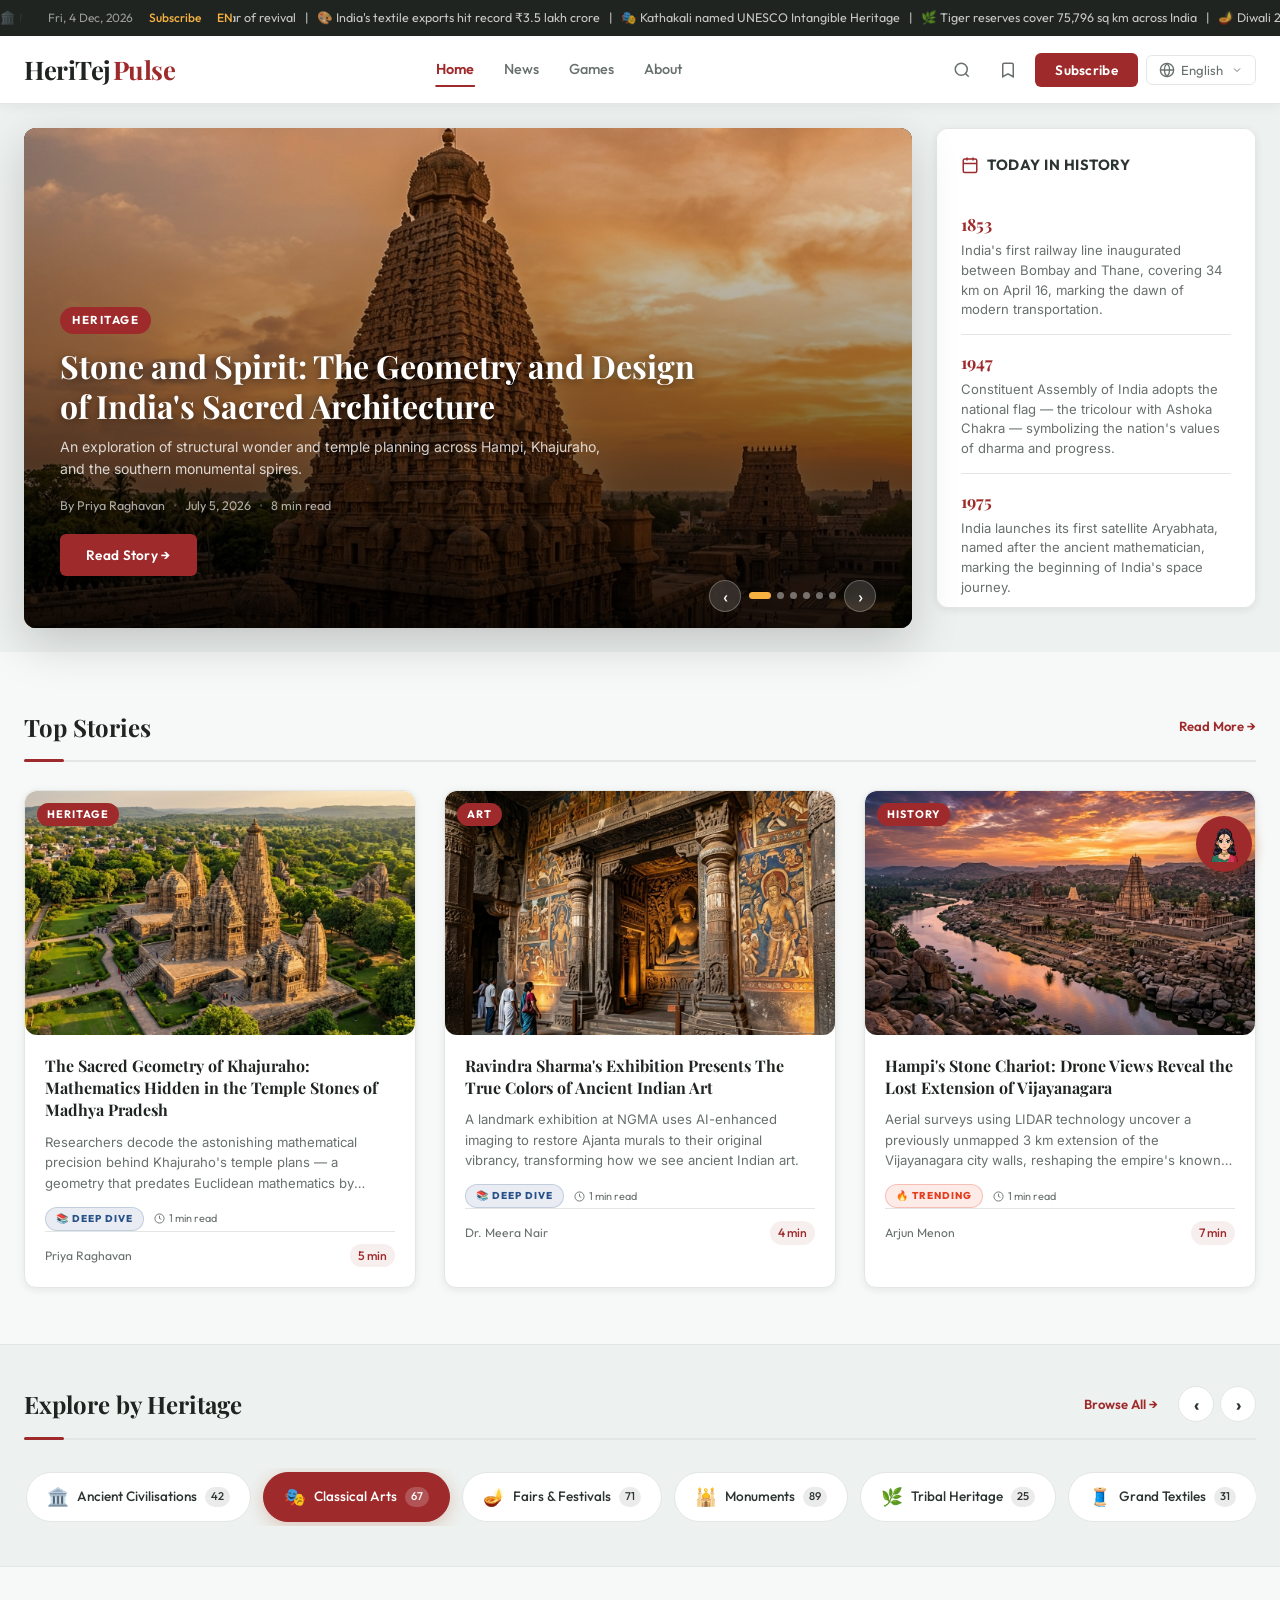
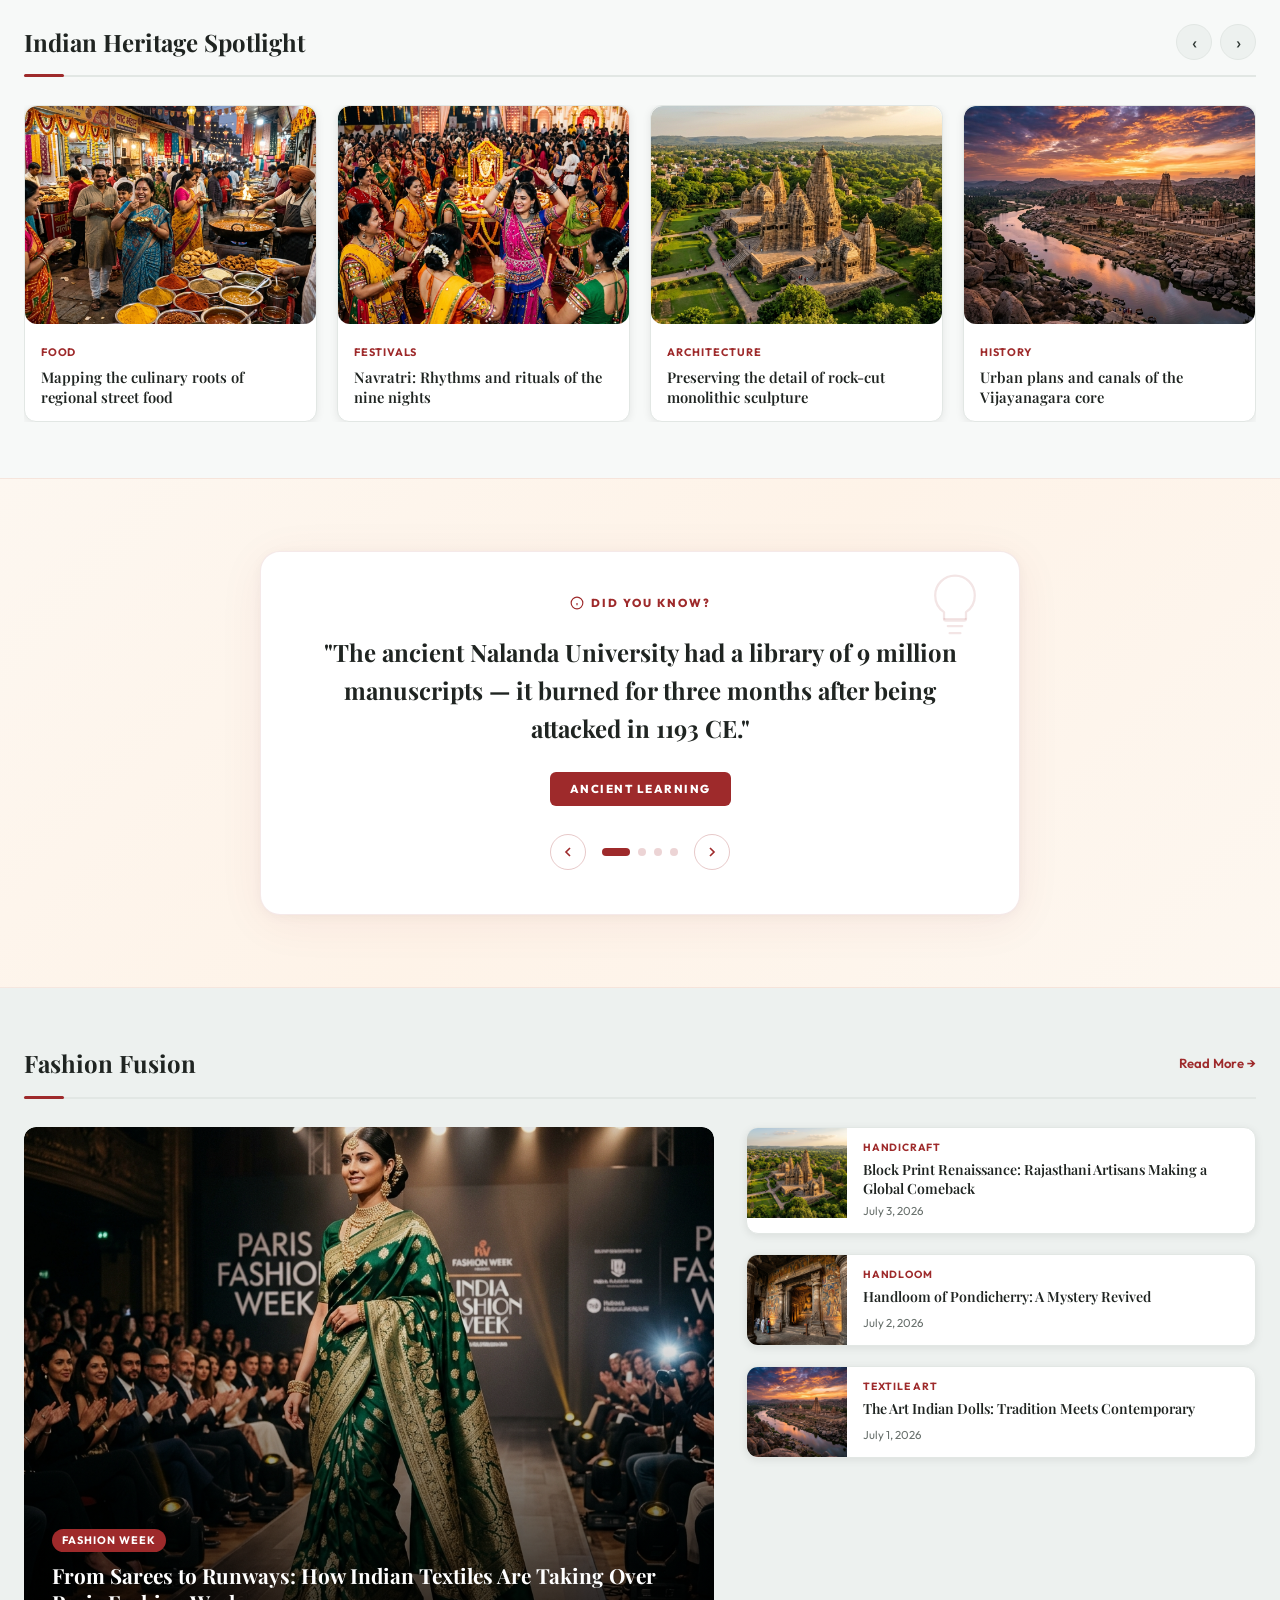
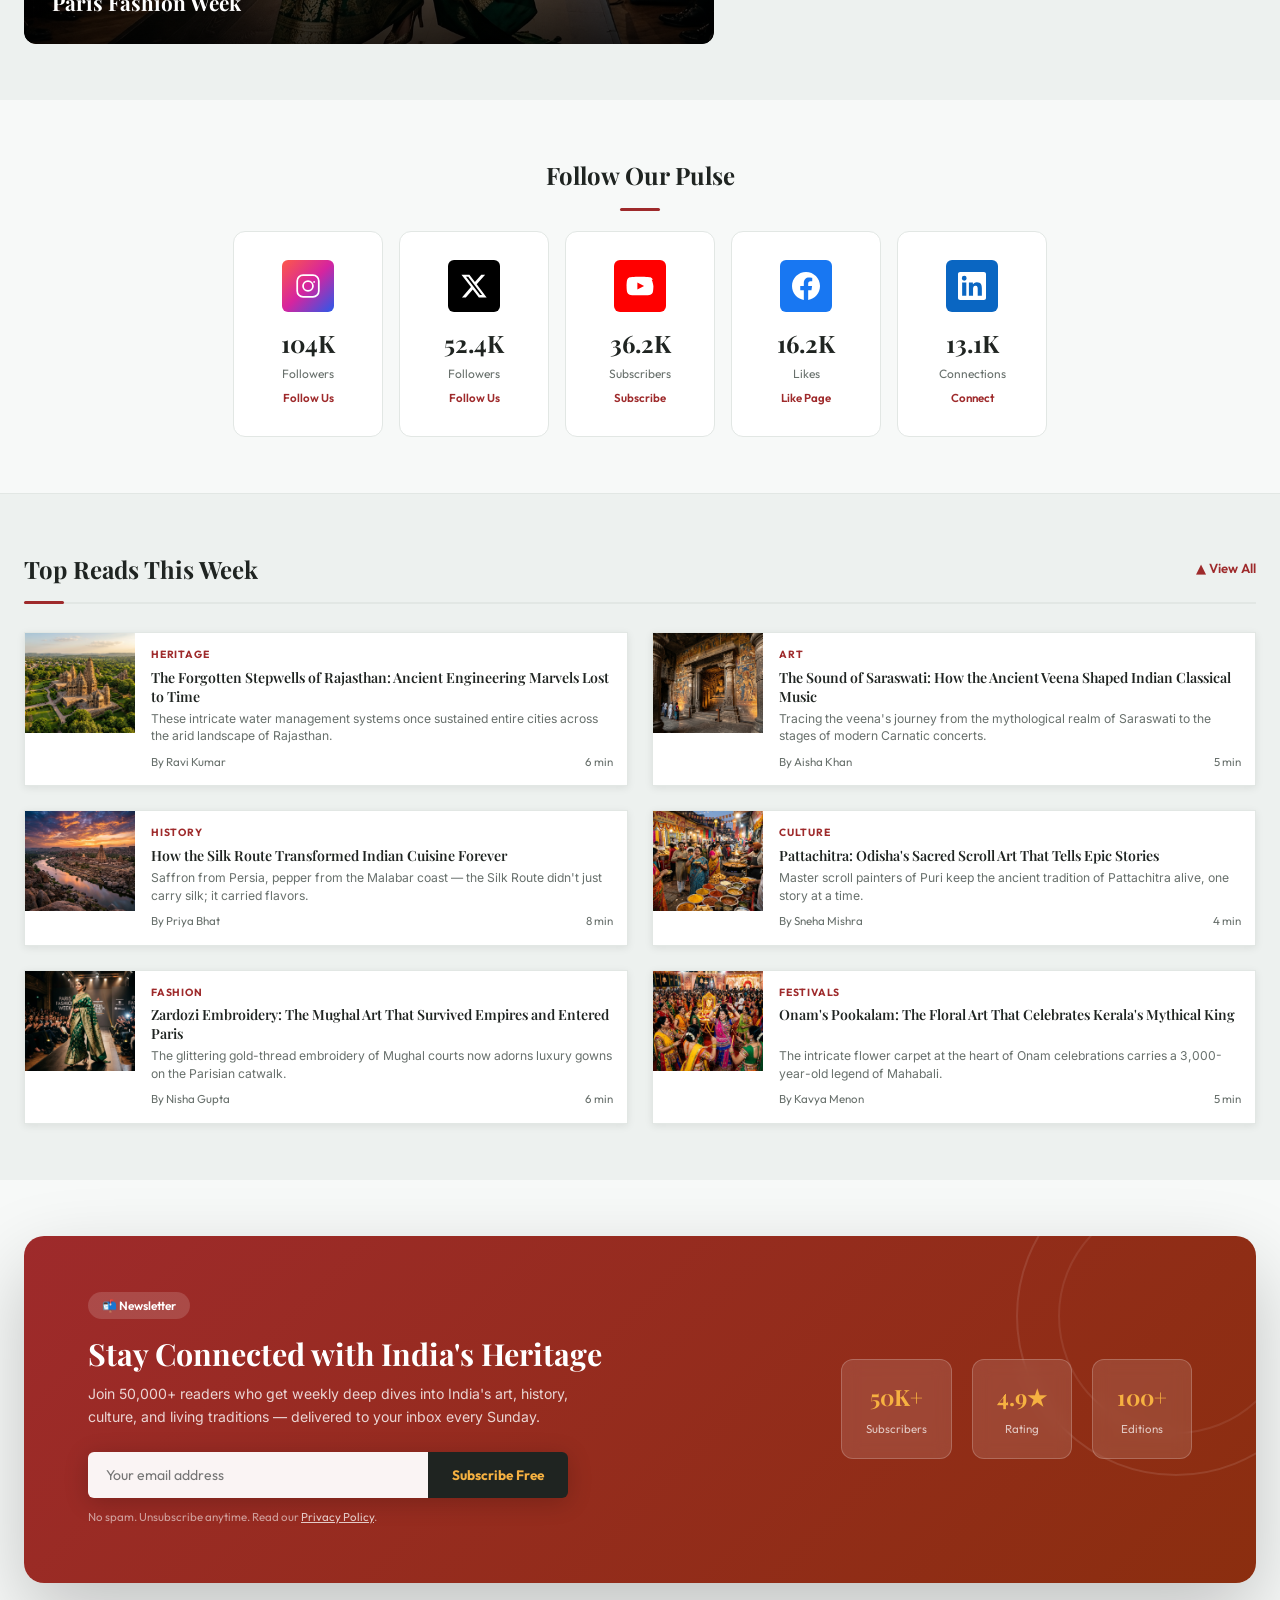
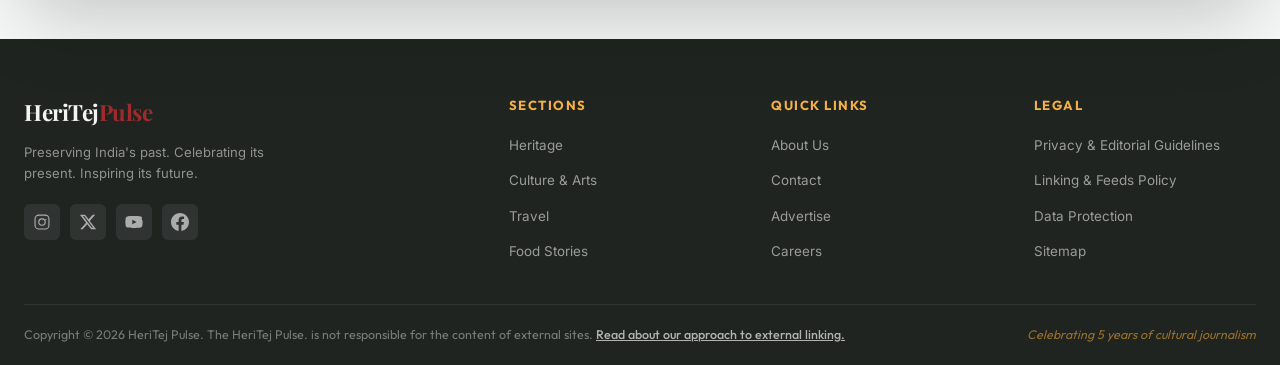
<file: index.html>
<!DOCTYPE html>
<html lang="en">
<head>
  <meta charset="UTF-8" />
  <meta name="viewport" content="width=device-width, initial-scale=1.0" />
  <!-- Dynamic Preloader -->
  <script src="preloader.js"></script>
  <meta name="description" content="HeriTej Pulse — India's premier heritage and culture news platform. Explore stories on art, history, fashion, festivals, and more." />
  <title>HeriTej Pulse | India's Heritage News Hub</title>
  <link rel="preconnect" href="https://fonts.googleapis.com" />
  <link rel="preconnect" href="https://fonts.gstatic.com" crossorigin />
  <link href="https://fonts.googleapis.com/css2?family=Playfair+Display:ital,wght@0,400;0,600;0,700;1,400&family=Inter:wght@300;400;500;600&family=Outfit:wght@300;400;500;600;700&display=swap" rel="stylesheet" />
  <link rel="stylesheet" href="style.css" />
  <!-- Chatbot CSS -->
  <link rel="stylesheet" href="chatbot.css" />
  <!-- AI Features CSS -->
  <link rel="stylesheet" href="ai-all-features.css" />
  <!-- Google Translate File Origin / CORS relative-protocol Fix -->
  <script type="text/javascript">
    (function() {
      const origCE = document.createElement;
      document.createElement = function(tag, options) {
        const el = origCE.call(document, tag, options);
        const t = tag.toLowerCase();
        if (t === 'script' || t === 'iframe') {
          const desc = Object.getOwnPropertyDescriptor(HTMLScriptElement.prototype, 'src') || 
                       Object.getOwnPropertyDescriptor(HTMLIFrameElement.prototype, 'src') ||
                       Object.getOwnPropertyDescriptor(Element.prototype, 'src');
          Object.defineProperty(el, 'src', {
            set: function(v) {
              if (typeof v === 'string') {
                if (v.startsWith('//')) v = 'https:' + v;
                else if (v.startsWith('file://translate.')) v = v.replace('file://', 'https://');
              }
              if (desc && desc.set) desc.set.call(this, v);
              else this.setAttribute('src', v);
            },
            get: function() {
              return desc && desc.get ? desc.get.call(this) : this.getAttribute('src');
            },
            configurable: true
          });
        } else if (t === 'link') {
          const desc = Object.getOwnPropertyDescriptor(HTMLLinkElement.prototype, 'href') ||
                       Object.getOwnPropertyDescriptor(Element.prototype, 'href');
          Object.defineProperty(el, 'href', {
            set: function(v) {
              if (typeof v === 'string') {
                if (v.startsWith('//')) v = 'https:' + v;
                else if (v.startsWith('file://translate.')) v = v.replace('file://', 'https://');
              }
              if (desc && desc.set) desc.set.call(this, v);
              else this.setAttribute('href', v);
            },
            get: function() {
              return desc && desc.get ? desc.get.call(this) : this.getAttribute('href');
            },
            configurable: true
          });
        }
        return el;
      };
    })();
  </script>
</head>
<body>

  <!-- ══════════════════════════ TOP BAR ══════════════════════════ -->
  <div class="topbar" id="topbar">
    <div class="topbar-inner">
      <span class="topbar-ticker" id="topbar-ticker">
        🏛️ Nalanda University celebrates 15th year of revival &nbsp;&nbsp;|&nbsp;&nbsp;
        🎨 India's textile exports hit record ₹3.5 lakh crore &nbsp;&nbsp;|&nbsp;&nbsp;
        🎭 Kathakali named UNESCO Intangible Heritage &nbsp;&nbsp;|&nbsp;&nbsp;
        🌿 Tiger reserves cover 75,796 sq km across India &nbsp;&nbsp;|&nbsp;&nbsp;
        🪔 Diwali 2026 declared national cultural festival
      </span>
      <div class="topbar-right">
        <span class="topbar-date" id="topbar-date"></span>
        <a href="#" class="topbar-link">Subscribe</a>
        <a href="#" class="topbar-link">EN</a>
      </div>
    </div>
  </div>

  <!-- ══════════════════════════ NAVBAR ══════════════════════════ -->
  <header class="navbar" id="navbar">
    <div class="navbar-inner">
      <div class="nav-logo">
        <a href="index.html" id="logo-link">
          <span class="logo-heri">HeriTej</span><span class="logo-pulse">Pulse</span>
        </a>
      </div>
      <nav class="nav-links" id="nav-links">
        <a href="index.html" class="nav-item active" id="nav-home">Home</a>
        <a href="news.html"  class="nav-item" id="nav-news">News</a>
        <a href="games.html" class="nav-item" id="nav-games">Games</a>
        <a href="about.html" class="nav-item" id="nav-about">About</a>
      </nav>
      <div class="nav-actions">
        <button class="nav-icon-btn" id="search-btn" aria-label="Search">
          <svg width="18" height="18" fill="none" stroke="currentColor" stroke-width="2" viewBox="0 0 24 24"><circle cx="11" cy="11" r="8"/><path d="m21 21-4.35-4.35"/></svg>
        </button>
        <button class="nav-icon-btn" id="bookmark-btn" aria-label="Bookmarks">
          <svg width="18" height="18" fill="none" stroke="currentColor" stroke-width="2" viewBox="0 0 24 24"><path d="m19 21-7-4-7 4V5a2 2 0 0 1 2-2h10a2 2 0 0 1 2 2z"/></svg>
        </button>
        <button class="btn-subscribe" id="cta-subscribe">Subscribe</button>
        <div class="lang-selector-container">
          <button class="lang-selector" id="lang-selector-btn" aria-haspopup="listbox" aria-expanded="false">
            <svg class="lang-globe-icon" width="16" height="16" fill="none" stroke="currentColor" stroke-width="2" viewBox="0 0 24 24">
              <circle cx="12" cy="12" r="10"/>
              <path d="M12 2a14.5 14.5 0 0 0 0 20M12 2a14.5 14.5 0 0 1 0 20M2 12h20"/>
            </svg>
            <span class="lang-current">English</span>
            <svg class="lang-chevron-icon" width="12" height="12" fill="none" stroke="currentColor" stroke-width="2" viewBox="0 0 24 24">
              <path d="m6 9 6 6 6-6"/>
            </svg>
          </button>
          <ul class="lang-dropdown" id="lang-dropdown-list" role="listbox">
            <li class="lang-option active" data-lang="en" role="option" aria-selected="true">English</li>
            <li class="lang-option" data-lang="hi" role="option" aria-selected="false">Hindi</li>
            <li class="lang-option" data-lang="sa" role="option" aria-selected="false">Sanskrit</li>
            <li class="lang-option" data-lang="ta" role="option" aria-selected="false">Tamil</li>
            <li class="lang-option" data-lang="te" role="option" aria-selected="false">Telugu</li>
            <li class="lang-option" data-lang="mr" role="option" aria-selected="false">Marathi</li>
            <li class="lang-option" data-lang="bn" role="option" aria-selected="false">Bengali</li>
            <li class="lang-option" data-lang="as" role="option" aria-selected="false">Assamese</li>
            <li class="lang-option" data-lang="es" role="option" aria-selected="false">Spanish</li>
            <li class="lang-option" data-lang="fr" role="option" aria-selected="false">French</li>
          </ul>
        </div>
        <button class="hamburger" id="hamburger" aria-label="Menu">
          <span></span><span></span><span></span>
        </button>
      </div>
    </div>
    <!-- Search Bar -->
    <div class="search-overlay" id="search-overlay">
      <input type="text" id="search-input" placeholder="Search heritage stories, culture, places…" autocomplete="off" />
      <button id="search-close">✕</button>
    </div>
  </header>

  <!-- ══════════════════════════ HERO SECTION ══════════════════════════ -->
  <section class="hero-section" id="hero">
    <div class="hero-grid">
      <!-- Main Slider -->
      <div class="hero-slider" id="hero-slider">
        <div class="slide active" id="slide-1" data-article-id="2">
          <img src="images/hero_banner.png" alt="Ancient Indian Heritage Architecture at Sunset" />
          <div class="slide-overlay"></div>
          <div class="slide-content">
            <span class="slide-tag">Heritage</span>
            <h1 class="slide-title">Stone and Spirit: The Geometry and Design of India's Sacred Architecture</h1>
            <p class="slide-desc">An exploration of structural wonder and temple planning across Hampi, Khajuraho, and the southern monumental spires.</p>
            <div class="slide-meta">
              <span class="slide-author">By Priya Raghavan</span>
              <span class="slide-dot">•</span>
              <span class="slide-time">July 5, 2026</span>
              <span class="slide-dot">•</span>
              <span class="slide-read">8 min read</span>
            </div>
            <button class="btn-read-story" id="hero-read-btn">Read Story →</button>
          </div>
        </div>
        <div class="slide" id="slide-2" data-article-id="14">
          <img src="images/news.avif" alt="Manish Malhotra Indian Couture on Paris Runway" />
          <div class="slide-overlay"></div>
          <div class="slide-content">
            <span class="slide-tag">Fashion</span>
            <h1 class="slide-title">Indian Heritage Walks the Paris Haute Couture Runway</h1>
            <p class="slide-desc">Indian couturier Manish Malhotra is set to make his debut at Paris Haute Couture Week 2026, becoming only the fourth Indian designer invited to the world's most prestigious haute couture platform.</p>
            <div class="slide-meta">
              <span class="slide-author">By Sneha Mishra</span>
              <span class="slide-dot">•</span>
              <span class="slide-time">July 4, 2026</span>
              <span class="slide-dot">•</span>
              <span class="slide-read">4 min read</span>
            </div>
            <button class="btn-read-story" id="hero-read-btn-2">Read Story →</button>
          </div>
        </div>
        <div class="slide" id="slide-3" data-article-id="4">
          <img src="images/story3.png" alt="Hampi Ruins at Sunset" />
          <div class="slide-overlay"></div>
          <div class="slide-content">
            <span class="slide-tag">History</span>
            <h1 class="slide-title">The Footprints of Vijayanagara: Mapping Medieval Ruins</h1>
            <p class="slide-desc">LIDAR mapping and structural studies reveal defensive engineering, water layouts, and urban design across Hampi's Deccan landscape.</p>
            <div class="slide-meta">
              <span class="slide-author">By Arjun Menon</span>
              <span class="slide-dot">•</span>
              <span class="slide-time">July 3, 2026</span>
              <span class="slide-dot">•</span>
              <span class="slide-read">10 min read</span>
            </div>
            <button class="btn-read-story" id="hero-read-btn-3">Read Story →</button>
          </div>
        </div>
        <div class="slide" id="slide-4" data-article-id="1">
          <img src="images/news_tajmahal.png" alt="Secrets Beneath the Taj Mahal" />
          <div class="slide-overlay"></div>
          <div class="slide-content">
            <span class="slide-tag">Archaeology</span>
            <h1 class="slide-title">Secrets Beneath the Taj Mahal: New Archaeological Discoveries</h1>
            <p class="slide-desc">Ground-penetrating radar surveys have located sealed chambers and underground structures beneath the iconic Mughal monument.</p>
            <div class="slide-meta">
              <span class="slide-author">By Priya Raghavan</span>
              <span class="slide-dot">•</span>
              <span class="slide-time">July 5, 2026</span>
              <span class="slide-dot">•</span>
              <span class="slide-read">6 min read</span>
            </div>
            <button class="btn-read-story" id="hero-read-btn-4">Read Story →</button>
          </div>
        </div>
        <div class="slide" id="slide-5" data-article-id="5">
          <img src="images/news_stepwell.png" alt="Stepwells of Rajasthan" />
          <div class="slide-overlay"></div>
          <div class="slide-content">
            <span class="slide-tag">Architecture</span>
            <h1 class="slide-title">Stepwells of Rajasthan: India's Vanishing Water Architecture</h1>
            <p class="slide-desc">These intricate, multi-storied water management systems once sustained entire desert cities — now conservationists race to save them.</p>
            <div class="slide-meta">
              <span class="slide-author">By Arjun Menon</span>
              <span class="slide-dot">•</span>
              <span class="slide-time">July 4, 2026</span>
              <span class="slide-dot">•</span>
              <span class="slide-read">8 min read</span>
            </div>
            <button class="btn-read-story" id="hero-read-btn-5">Read Story →</button>
          </div>
        </div>
        <div class="slide" id="slide-6" data-article-id="12">
          <img src="images/news_ghat.png" alt="Sacred Ghats of Varanasi" />
          <div class="slide-overlay"></div>
          <div class="slide-content">
            <span class="slide-tag">Culture</span>
            <h1 class="slide-title">Sacred Ghats: Morning Rituals That Bind Generations</h1>
            <p class="slide-desc">At Varanasi's riverbank, a daily ritual practiced for over 3,000 years connects India's oldest living spiritual tradition to its youngest generation of devotees.</p>
            <div class="slide-meta">
              <span class="slide-author">By Priya Raghavan</span>
              <span class="slide-dot">•</span>
              <span class="slide-time">July 2, 2026</span>
              <span class="slide-dot">•</span>
              <span class="slide-read">5 min read</span>
            </div>
            <button class="btn-read-story" id="hero-read-btn-6">Read Story →</button>
          </div>
        </div>
        <!-- Slider Controls -->
        <div class="slider-controls">
          <button class="slider-btn prev" id="slider-prev" aria-label="Previous slide">‹</button>
          <div class="slider-dots" id="slider-dots">
            <!-- Generated dynamically -->
          </div>
          <button class="slider-btn next" id="slider-next" aria-label="Next slide">›</button>
        </div>
      </div>

      <!-- Today in History Sidebar -->
      <aside class="today-history" id="today-history">
        <div class="tih-header">
          <svg width="18" height="18" fill="none" stroke="currentColor" stroke-width="2" viewBox="0 0 24 24"><rect x="3" y="4" width="18" height="18" rx="2" ry="2"/><line x1="16" y1="2" x2="16" y2="6"/><line x1="8" y1="2" x2="8" y2="6"/><line x1="3" y1="10" x2="21" y2="10"/></svg>
          <h2>Today in History</h2>
        </div>
        <div class="tih-list">
          <div class="tih-item" id="tih-1">
            <span class="tih-year">1853</span>
            <p>India's first railway line inaugurated between Bombay and Thane, covering 34 km on April 16, marking the dawn of modern transportation.</p>
          </div>
          <div class="tih-item" id="tih-2">
            <span class="tih-year">1947</span>
            <p>Constituent Assembly of India adopts the national flag — the tricolour with Ashoka Chakra — symbolizing the nation's values of dharma and progress.</p>
          </div>
          <div class="tih-item" id="tih-3">
            <span class="tih-year">1975</span>
            <p>India launches its first satellite Aryabhata, named after the ancient mathematician, marking the beginning of India's space journey.</p>
          </div>
          <div class="tih-item" id="tih-4">
            <span class="tih-year">2001</span>
            <p>The Archaeological Survey of India uncovers one of the largest Bronze Age sites near Rakhigarhi, Haryana — rewriting Indus Valley timelines.</p>
          </div>
        </div>
        <button class="tih-more" id="tih-more-btn">View Full History →</button>
      </aside>
    </div>
  </section>


  <!-- ══════════════════════════ TOP STORIES ══════════════════════════ -->
  <section class="top-stories" id="top-stories">
    <div class="container">
      <div class="section-header">
        <h2 class="section-title">Top Stories</h2>
        <a href="#" class="section-more" id="top-stories-more">Read More →</a>
      </div>
      <div class="stories-grid" id="stories-grid">
        <article class="story-card" id="story-card-1">
          <div class="story-img-wrap">
            <img src="images/story1.png" alt="Khajuraho Temples" />
            <span class="story-tag">Heritage</span>
          </div>
          <div class="story-body">
            <h3 class="story-headline">The Sacred Geometry of Khajuraho: Mathematics Hidden in the Temple Stones of Madhya Pradesh</h3>
            <p class="story-excerpt">Researchers decode the astonishing mathematical precision behind Khajuraho's temple plans — a geometry that predates Euclidean mathematics by centuries.</p>
            <div class="story-footer">
              <span class="story-author">Priya Raghavan</span>
              <span class="story-read-time">5 min</span>
            </div>
          </div>
        </article>
        <article class="story-card" id="story-card-2">
          <div class="story-img-wrap">
            <img src="images/story2.png" alt="Ajanta Ellora Caves" />
            <span class="story-tag">Art</span>
          </div>
          <div class="story-body">
            <h3 class="story-headline">Ravindra Sharma's Exhibition Presents The True Colors of Ancient Indian Art</h3>
            <p class="story-excerpt">A landmark exhibition at NGMA uses AI-enhanced imaging to restore Ajanta murals to their original vibrancy, transforming how we see ancient Indian art.</p>
            <div class="story-footer">
              <span class="story-author">Dr. Meera Nair</span>
              <span class="story-read-time">4 min</span>
            </div>
          </div>
        </article>
        <article class="story-card" id="story-card-3">
          <div class="story-img-wrap">
            <img src="images/story3.png" alt="Hampi Ruins" />
            <span class="story-tag">History</span>
          </div>
          <div class="story-body">
            <h3 class="story-headline">Hampi's Stone Chariot: Drone Views Reveal the Lost Extension of Vijayanagara</h3>
            <p class="story-excerpt">Aerial surveys using LIDAR technology uncover a previously unmapped 3 km extension of the Vijayanagara city walls, reshaping the empire's known boundaries.</p>
            <div class="story-footer">
              <span class="story-author">Arjun Menon</span>
              <span class="story-read-time">7 min</span>
            </div>
          </div>
        </article>
      </div>
    </div>
  </section>

  <!-- ══════════════════════════ EXPLORE BY HERITAGE ══════════════════════════ -->
  <section class="explore-heritage" id="explore-heritage">
    <div class="container">
      <div class="section-header">
        <h2 class="section-title">Explore by Heritage</h2>
        <div style="display: flex; gap: 12px; align-items: center;">
          <a href="#" class="section-more" id="explore-more" style="margin-right: 8px;">Browse All →</a>
          <div class="explore-nav" style="display: flex; gap: 6px;">
            <button class="spot-btn" id="explore-prev" aria-label="Previous" style="width:36px; height:36px; border-radius:50%; border:1.5px solid var(--clr-border); background:#fff; cursor:pointer; display:flex; align-items:center; justify-content:center; font-size:1.15rem; color:var(--clr-text); transition:all 0.2s; font-weight:700;">‹</button>
            <button class="spot-btn" id="explore-next" aria-label="Next" style="width:36px; height:36px; border-radius:50%; border:1.5px solid var(--clr-border); background:#fff; cursor:pointer; display:flex; align-items:center; justify-content:center; font-size:1.15rem; color:var(--clr-text); transition:all 0.2s; font-weight:700;">›</button>
          </div>
        </div>
      </div>
      <div class="heritage-cats" id="heritage-cats">
        <a href="#" class="cat-pill" id="cat-ancient">
          <span class="cat-icon">🏛️</span>
          <span class="cat-label">Ancient Civilisations</span>
          <span class="cat-count">42</span>
        </a>
        <a href="#" class="cat-pill active" id="cat-classical">
          <span class="cat-icon">🎭</span>
          <span class="cat-label">Classical Arts</span>
          <span class="cat-count">67</span>
        </a>
        <a href="#" class="cat-pill" id="cat-fairs">
          <span class="cat-icon">🪔</span>
          <span class="cat-label">Fairs &amp; Festivals</span>
          <span class="cat-count">71</span>
        </a>
        <a href="#" class="cat-pill" id="cat-monuments">
          <span class="cat-icon">🕌</span>
          <span class="cat-label">Monuments</span>
          <span class="cat-count">89</span>
        </a>
        <a href="#" class="cat-pill" id="cat-tribal">
          <span class="cat-icon">🌿</span>
          <span class="cat-label">Tribal Heritage</span>
          <span class="cat-count">25</span>
        </a>
        <a href="#" class="cat-pill" id="cat-fashion">
          <span class="cat-icon">🧵</span>
          <span class="cat-label">Grand Textiles</span>
          <span class="cat-count">31</span>
        </a>
      </div>
    </div>
  </section>

  <!-- ══════════════════════════ INDIAN HERITAGE SPOTLIGHT ══════════════════════════ -->
  <section class="spotlight-section" id="spotlight">
    <div class="container">
      <div class="section-header">
        <h2 class="section-title">Indian Heritage Spotlight</h2>
        <div class="spotlight-nav">
          <button class="spot-btn" id="spot-prev" aria-label="Previous">‹</button>
          <button class="spot-btn" id="spot-next" aria-label="Next">›</button>
        </div>
      </div>
      <div class="spotlight-track-wrap">
        <div class="spotlight-track" id="spotlight-track">
          <div class="spotlight-card" id="spot-card-1">
            <div class="spot-img-wrap">
              <img src="images/spotlight1.png" alt="India's Street Food Heritage" />
            </div>
            <div class="spot-body">
              <span class="spot-tag">Food</span>
              <h3>Mapping the culinary roots of regional street food</h3>
            </div>
          </div>
          <div class="spotlight-card" id="spot-card-2">
            <div class="spot-img-wrap">
              <img src="images/spotlight2.png" alt="Navratri Festival" />
            </div>
            <div class="spot-body">
              <span class="spot-tag">Festivals</span>
              <h3>Navratri: Rhythms and rituals of the nine nights</h3>
            </div>
          </div>
          <div class="spotlight-card" id="spot-card-3">
            <div class="spot-img-wrap">
              <img src="images/story1.png" alt="Temple Architecture" />
            </div>
            <div class="spot-body">
              <span class="spot-tag">Architecture</span>
              <h3>Preserving the detail of rock-cut monolithic sculpture</h3>
            </div>
          </div>
          <div class="spotlight-card" id="spot-card-4">
            <div class="spot-img-wrap">
              <img src="images/story3.png" alt="Vijayanagara Ruins" />
            </div>
            <div class="spot-body">
              <span class="spot-tag">History</span>
              <h3>Urban plans and canals of the Vijayanagara core</h3>
            </div>
          </div>
          <div class="spotlight-card" id="spot-card-5">
            <div class="spot-img-wrap">
              <img src="images/fashion_main.png" alt="Indian Fashion Heritage" />
            </div>
            <div class="spot-body">
              <span class="spot-tag">Fashion</span>
              <h3>Banarasi Silk: The Fabric of Indian Royalty</h3>
            </div>
          </div>
        </div>
      </div>
    </div>
  </section>

  <!-- ══════════════════════════ DID YOU KNOW? SECTION ══════════════════════════ -->
  <section class="quote-section" id="quote-section">
    <div class="container">
      <div class="quote-card" id="quote-card">
        <!-- Decorative lightbulb icon -->
        <div class="quote-deco-icon" aria-hidden="true">
          <svg viewBox="0 0 64 80" fill="none" xmlns="http://www.w3.org/2000/svg">
            <path d="M32 4C19.85 4 10 13.85 10 26c0 7.72 3.9 14.52 9.8 18.6V52a2 2 0 0 0 2 2h20.4a2 2 0 0 0 2-2v-7.4C50.1 40.52 54 33.72 54 26 54 13.85 44.15 4 32 4Z" stroke="currentColor" stroke-width="2.5" stroke-linejoin="round"/>
            <path d="M24 60h16M26 68h12" stroke="currentColor" stroke-width="2.5" stroke-linecap="round"/>
            <path d="M20 52h24" stroke="currentColor" stroke-width="2" stroke-linecap="round"/>
          </svg>
        </div>
        <!-- Label -->
        <div class="quote-label" id="quote-label">
          <svg width="14" height="14" fill="none" stroke="currentColor" stroke-width="2" viewBox="0 0 24 24"><circle cx="12" cy="12" r="10"/><path d="M12 16v-4M12 8h.01"/></svg>
          DID YOU KNOW?
        </div>
        <!-- Quote Text -->
        <blockquote class="quote-text" id="quote-text">
          "The ancient Nalanda University had a library of 9 million manuscripts — it burned for three months after being attacked in 1193 CE."
        </blockquote>
        <!-- Category Tag -->
        <div class="quote-tag-wrap" id="quote-tag-wrap">
          <span class="quote-cat-tag" id="quote-cat-tag">ANCIENT LEARNING</span>
        </div>
        <!-- Navigation -->
        <div class="quote-nav" id="quote-nav">
          <button class="quote-arrow" id="quote-prev" aria-label="Previous fact">
            <svg width="16" height="16" fill="none" stroke="currentColor" stroke-width="2.5" viewBox="0 0 24 24"><polyline points="15 18 9 12 15 6"/></svg>
          </button>
          <div class="quote-dots" id="quote-dots">
            <span class="qdot active" data-q="0"></span>
            <span class="qdot" data-q="1"></span>
            <span class="qdot" data-q="2"></span>
            <span class="qdot" data-q="3"></span>
          </div>
          <button class="quote-arrow" id="quote-next" aria-label="Next fact">
            <svg width="16" height="16" fill="none" stroke="currentColor" stroke-width="2.5" viewBox="0 0 24 24"><polyline points="9 18 15 12 9 6"/></svg>
          </button>
        </div>
      </div>
    </div>
  </section>

  <!-- ══════════════════════════ FASHION FUSION ══════════════════════════ -->
  <section class="fashion-section" id="fashion-section">
    <div class="container">
      <div class="section-header">
        <h2 class="section-title">Fashion Fusion</h2>
        <a href="#" class="section-more" id="fashion-more">Read More →</a>
      </div>
      <div class="fashion-grid" id="fashion-grid">
        <article class="fashion-main-card" id="fashion-main-card">
          <div class="fashion-main-img">
            <img src="images/fashion_main.png" alt="Indian Fashion on Paris Runway" />
            <div class="fashion-overlay"></div>
            <div class="fashion-main-content">
              <span class="fashion-tag">Fashion Week</span>
              <h3>From Sarees to Runways: How Indian Textiles Are Taking Over Paris Fashion Week</h3>
            </div>
          </div>
        </article>
        <div class="fashion-side" id="fashion-side">
          <article class="fashion-side-card" id="fashion-side-1">
            <img src="images/story1.png" alt="Rajasthani Textiles" />
            <div class="fashion-side-body">
              <span class="fashion-tag-sm">Handicraft</span>
              <h4>Block Print Renaissance: Rajasthani Artisans Making a Global Comeback</h4>
              <span class="fashion-time">July 3, 2026</span>
            </div>
          </article>
          <article class="fashion-side-card" id="fashion-side-2">
            <img src="images/story2.png" alt="Handloom Traditions" />
            <div class="fashion-side-body">
              <span class="fashion-tag-sm">Handloom</span>
              <h4>Handloom of Pondicherry: A Mystery Revived</h4>
              <span class="fashion-time">July 2, 2026</span>
            </div>
          </article>
          <article class="fashion-side-card" id="fashion-side-3">
            <img src="images/story3.png" alt="Kalamkari Art" />
            <div class="fashion-side-body">
              <span class="fashion-tag-sm">Textile Art</span>
              <h4>The Art Indian Dolls: Tradition Meets Contemporary</h4>
              <span class="fashion-time">July 1, 2026</span>
            </div>
          </article>
        </div>
      </div>
    </div>
  </section>

  <!-- ══════════════════════════ FOLLOW OUR PULSE (Social) ══════════════════════════ -->
  <section class="social-section" id="social-section">
    <div class="container">
      <h2 class="section-title center" id="follow-title">Follow Our Pulse</h2>
      <div class="social-grid" id="social-grid">
        <a href="#" class="social-card" id="social-ig">
          <div class="social-icon ig-icon">
            <svg viewBox="0 0 24 24" fill="currentColor" width="28" height="28"><path d="M7.75 2h8.5A5.75 5.75 0 0 1 22 7.75v8.5A5.75 5.75 0 0 1 16.25 22h-8.5A5.75 5.75 0 0 1 2 16.25v-8.5A5.75 5.75 0 0 1 7.75 2zm0 1.5A4.25 4.25 0 0 0 3.5 7.75v8.5A4.25 4.25 0 0 0 7.75 20.5h8.5A4.25 4.25 0 0 0 20.5 16.25v-8.5A4.25 4.25 0 0 0 16.25 3.5h-8.5zM12 7a5 5 0 1 1 0 10A5 5 0 0 1 12 7zm0 1.5a3.5 3.5 0 1 0 0 7 3.5 3.5 0 0 0 0-7zm5.25-.75a.75.75 0 1 1 0 1.5.75.75 0 0 1 0-1.5z"/></svg>
          </div>
          <div class="social-info">
            <span class="social-count" data-target="135000">0</span>
            <span class="social-label">Followers</span>
            <span class="social-sub">Follow Us</span>
          </div>
        </a>
        <a href="#" class="social-card" id="social-x">
          <div class="social-icon x-icon">
            <svg viewBox="0 0 24 24" fill="currentColor" width="28" height="28"><path d="M18.244 2.25h3.308l-7.227 8.26 8.502 11.24H16.17l-5.214-6.817L4.99 21.75H1.68l7.73-8.835L1.254 2.25H8.08l4.713 6.231zm-1.161 17.52h1.833L7.084 4.126H5.117z"/></svg>
          </div>
          <div class="social-info">
            <span class="social-count" data-target="68000">0</span>
            <span class="social-label">Followers</span>
            <span class="social-sub">Follow Us</span>
          </div>
        </a>
        <a href="#" class="social-card" id="social-yt">
          <div class="social-icon yt-icon">
            <svg viewBox="0 0 24 24" fill="currentColor" width="28" height="28"><path d="M23 6.685a3 3 0 0 0-2.11-2.124C19.067 4 12 4 12 4s-7.067 0-8.89.561A3 3 0 0 0 1 6.685C.5 8.52.5 12 .5 12s0 3.48.5 5.315a3 3 0 0 0 2.11 2.124C4.933 20 12 20 12 20s7.067 0 8.89-.561A3 3 0 0 0 23 17.315C23.5 15.48 23.5 12 23.5 12s-.5-3.48-1.5-5.315zM9.75 15.02V8.98L15.5 12l-5.75 3.02z"/></svg>
          </div>
          <div class="social-info">
            <span class="social-count" data-target="47000">0</span>
            <span class="social-label">Subscribers</span>
            <span class="social-sub">Subscribe</span>
          </div>
        </a>
        <a href="#" class="social-card" id="social-fb">
          <div class="social-icon fb-icon">
            <svg viewBox="0 0 24 24" fill="currentColor" width="28" height="28"><path d="M24 12.073C24 5.405 18.627 0 12 0S0 5.405 0 12.073C0 18.1 4.388 23.094 10.125 24v-8.437H7.078v-3.49h3.047V9.41c0-3.025 1.792-4.697 4.533-4.697 1.312 0 2.686.235 2.686.235v2.97h-1.514c-1.491 0-1.956.93-1.956 1.883v2.27h3.328l-.532 3.49h-2.796V24C19.612 23.094 24 18.1 24 12.073z"/></svg>
          </div>
          <div class="social-info">
            <span class="social-count" data-target="21000">0</span>
            <span class="social-label">Likes</span>
            <span class="social-sub">Like Page</span>
          </div>
        </a>
        <a href="#" class="social-card" id="social-li">
          <div class="social-icon li-icon">
            <svg viewBox="0 0 24 24" fill="currentColor" width="28" height="28"><path d="M20.447 20.452h-3.554v-5.569c0-1.328-.027-3.037-1.852-3.037-1.853 0-2.136 1.445-2.136 2.939v5.667H9.351V9h3.414v1.561h.046c.477-.9 1.637-1.85 3.37-1.85 3.601 0 4.267 2.37 4.267 5.455v6.286zM5.337 7.433a2.062 2.062 0 0 1-2.063-2.065 2.064 2.064 0 1 1 2.063 2.065zm1.782 13.019H3.555V9h3.564v11.452zM22.225 0H1.771C.792 0 0 .774 0 1.729v20.542C0 23.227.792 24 1.771 24h20.451C23.2 24 24 23.227 24 22.271V1.729C24 .774 23.2 0 22.222 0h.003z"/></svg>
          </div>
          <div class="social-info">
            <span class="social-count" data-target="17000">0</span>
            <span class="social-label">Connections</span>
            <span class="social-sub">Connect</span>
          </div>
        </a>
      </div>
    </div>
  </section>

  <!-- ══════════════════════════ TOP READS THIS WEEK ══════════════════════════ -->
  <section class="top-reads" id="top-reads">
    <div class="container">
      <div class="section-header">
        <h2 class="section-title">Top Reads This Week</h2>
        <a href="#" class="section-more top-reads-all" id="top-reads-all">▲ View All</a>
      </div>
      <div class="reads-grid" id="reads-grid">
        <article class="read-card" id="read-1">
          <img src="images/story1.png" alt="Read 1" />
          <div class="read-body">
            <span class="read-tag">Heritage</span>
            <h4>The Forgotten Stepwells of Rajasthan: Ancient Engineering Marvels Lost to Time</h4>
            <p>These intricate water management systems once sustained entire cities across the arid landscape of Rajasthan.</p>
            <div class="read-meta"><span>By Ravi Kumar</span><span>6 min</span></div>
          </div>
        </article>
        <article class="read-card" id="read-2">
          <img src="images/story2.png" alt="Read 2" />
          <div class="read-body">
            <span class="read-tag">Art</span>
            <h4>The Sound of Saraswati: How the Ancient Veena Shaped Indian Classical Music</h4>
            <p>Tracing the veena's journey from the mythological realm of Saraswati to the stages of modern Carnatic concerts.</p>
            <div class="read-meta"><span>By Aisha Khan</span><span>5 min</span></div>
          </div>
        </article>
        <article class="read-card" id="read-3">
          <img src="images/story3.png" alt="Read 3" />
          <div class="read-body">
            <span class="read-tag">History</span>
            <h4>How the Silk Route Transformed Indian Cuisine Forever</h4>
            <p>Saffron from Persia, pepper from the Malabar coast — the Silk Route didn't just carry silk; it carried flavors.</p>
            <div class="read-meta"><span>By Priya Bhat</span><span>8 min</span></div>
          </div>
        </article>
        <article class="read-card" id="read-4">
          <img src="images/spotlight1.png" alt="Read 4" />
          <div class="read-body">
            <span class="read-tag">Culture</span>
            <h4>Pattachitra: Odisha's Sacred Scroll Art That Tells Epic Stories</h4>
            <p>Master scroll painters of Puri keep the ancient tradition of Pattachitra alive, one story at a time.</p>
            <div class="read-meta"><span>By Sneha Mishra</span><span>4 min</span></div>
          </div>
        </article>
        <article class="read-card" id="read-5">
          <img src="images/fashion_main.png" alt="Read 5" />
          <div class="read-body">
            <span class="read-tag">Fashion</span>
            <h4>Zardozi Embroidery: The Mughal Art That Survived Empires and Entered Paris</h4>
            <p>The glittering gold-thread embroidery of Mughal courts now adorns luxury gowns on the Parisian catwalk.</p>
            <div class="read-meta"><span>By Nisha Gupta</span><span>6 min</span></div>
          </div>
        </article>
        <article class="read-card" id="read-6">
          <img src="images/spotlight2.png" alt="Read 6" />
          <div class="read-body">
            <span class="read-tag">Festivals</span>
            <h4>Onam's Pookalam: The Floral Art That Celebrates Kerala's Mythical King</h4>
            <p>The intricate flower carpet at the heart of Onam celebrations carries a 3,000-year-old legend of Mahabali.</p>
            <div class="read-meta"><span>By Kavya Menon</span><span>5 min</span></div>
          </div>
        </article>
      </div>
    </div>
  </section>

  <!-- ══════════════════════════ NEWSLETTER ══════════════════════════ -->
  <section class="newsletter-section" id="newsletter">
    <div class="container">
      <div class="newsletter-card" id="newsletter-card">
        <div class="nl-deco"></div>
        <div class="nl-content">
          <span class="nl-badge">📬 Newsletter</span>
          <h2>Stay Connected with India's Heritage</h2>
          <p>Join 50,000+ readers who get weekly deep dives into India's art, history, culture, and living traditions — delivered to your inbox every Sunday.</p>
          <form class="nl-form" id="nl-form" onsubmit="handleNewsletterSubmit(event)">
            <input type="email" id="nl-email" placeholder="Your email address" required />
            <button type="submit" id="nl-submit">Subscribe Free</button>
          </form>
          <span class="nl-disclaimer">No spam. Unsubscribe anytime. Read our <a href="#">Privacy Policy</a>.</span>
        </div>
        <div class="nl-visual">
          <div class="nl-stats">
            <div class="nl-stat" id="nl-stat-1"><span>50K+</span><small>Subscribers</small></div>
            <div class="nl-stat" id="nl-stat-2"><span>4.9★</span><small>Rating</small></div>
            <div class="nl-stat" id="nl-stat-3"><span>100+</span><small>Editions</small></div>
          </div>
        </div>
      </div>
    </div>
  </section>

  <!-- ══════════════════════════ FOOTER ══════════════════════════ -->
  <footer class="footer" id="footer">
    <div class="container">
      <div class="footer-grid">
        <div class="footer-brand" id="footer-brand">
          <a href="index.html" class="footer-logo">
            <span class="logo-heri">HeriTej</span><span class="logo-pulse">Pulse</span>
          </a>
          <p class="footer-tagline">Preserving India's past. Celebrating its present. Inspiring its future.</p>
          <div class="footer-socials">
            <a href="#" class="fsoc" id="fsoc-ig" aria-label="Instagram">
              <svg viewBox="0 0 24 24" fill="currentColor" width="18" height="18"><path d="M7.75 2h8.5A5.75 5.75 0 0 1 22 7.75v8.5A5.75 5.75 0 0 1 16.25 22h-8.5A5.75 5.75 0 0 1 2 16.25v-8.5A5.75 5.75 0 0 1 7.75 2zm0 1.5A4.25 4.25 0 0 0 3.5 7.75v8.5A4.25 4.25 0 0 0 7.75 20.5h8.5A4.25 4.25 0 0 0 20.5 16.25v-8.5A4.25 4.25 0 0 0 16.25 3.5h-8.5zM12 7a5 5 0 1 1 0 10A5 5 0 0 1 12 7zm0 1.5a3.5 3.5 0 1 0 0 7 3.5 3.5 0 0 0 0-7zm5.25-.75a.75.75 0 1 1 0 1.5.75.75 0 0 1 0-1.5z"/></svg>
            </a>
            <a href="#" class="fsoc" id="fsoc-x" aria-label="X/Twitter">
              <svg viewBox="0 0 24 24" fill="currentColor" width="18" height="18"><path d="M18.244 2.25h3.308l-7.227 8.26 8.502 11.24H16.17l-5.214-6.817L4.99 21.75H1.68l7.73-8.835L1.254 2.25H8.08l4.713 6.231zm-1.161 17.52h1.833L7.084 4.126H5.117z"/></svg>
            </a>
            <a href="#" class="fsoc" id="fsoc-yt" aria-label="YouTube">
              <svg viewBox="0 0 24 24" fill="currentColor" width="18" height="18"><path d="M23 6.685a3 3 0 0 0-2.11-2.124C19.067 4 12 4 12 4s-7.067 0-8.89.561A3 3 0 0 0 1 6.685C.5 8.52.5 12 .5 12s0 3.48.5 5.315a3 3 0 0 0 2.11 2.124C4.933 20 12 20 12 20s7.067 0 8.89-.561A3 3 0 0 0 23 17.315C23.5 15.48 23.5 12 23.5 12s-.5-3.48-1.5-5.315zM9.75 15.02V8.98L15.5 12l-5.75 3.02z"/></svg>
            </a>
            <a href="#" class="fsoc" id="fsoc-fb" aria-label="Facebook">
              <svg viewBox="0 0 24 24" fill="currentColor" width="18" height="18"><path d="M24 12.073C24 5.405 18.627 0 12 0S0 5.405 0 12.073C0 18.1 4.388 23.094 10.125 24v-8.437H7.078v-3.49h3.047V9.41c0-3.025 1.792-4.697 4.533-4.697 1.312 0 2.686.235 2.686.235v2.97h-1.514c-1.491 0-1.956.93-1.956 1.883v2.27h3.328l-.532 3.49h-2.796V24C19.612 23.094 24 18.1 24 12.073z"/></svg>
            </a>
          </div>
        </div>
        <div class="footer-col" id="footer-sections">
          <h4>Sections</h4>
          <ul>
            <li><a href="#" id="fc-heritage">Heritage</a></li>
            <li><a href="#" id="fc-culture">Culture &amp; Arts</a></li>
            <li><a href="#" id="fc-travel">Travel</a></li>
            <li><a href="#" id="fc-food">Food Stories</a></li>
          </ul>
        </div>
        <div class="footer-col" id="footer-links">
          <h4>Quick Links</h4>
          <ul>
            <li><a href="#" id="fc-about">About Us</a></li>
            <li><a href="#" id="fc-contact">Contact</a></li>
            <li><a href="#" id="fc-advertise">Advertise</a></li>
            <li><a href="#" id="fc-careers">Careers</a></li>
          </ul>
        </div>
        <div class="footer-col" id="footer-legal">
          <h4>Legal</h4>
          <ul>
            <li><a href="privacy.html" id="fc-privacy">Privacy & Editorial Guidelines</a></li>
            <li><a href="privacy.html#feeds" id="fc-terms">Linking & Feeds Policy</a></li>
            <li><a href="privacy.html#privacy" id="fc-cookie">Data Protection</a></li>
            <li><a href="#" id="fc-sitemap">Sitemap</a></li>
          </ul>
        </div>
      </div>
      <div class="footer-bottom" id="footer-bottom">
        <p>Copyright © 2026 HeriTej Pulse. The HeriTej Pulse. is not responsible for the content of external sites. <a href="privacy.html#linking" style="color: rgba(255,255,255,0.65); text-decoration: underline; font-weight: 500; transition: color 0.2s;" onmouseover="this.style.color='#fff'" onmouseout="this.style.color='rgba(255,255,255,0.65)'">Read about our approach to external linking.</a></p>
        <p class="footer-credit">Celebrating 5 years of cultural journalism</p>
      </div>
    </div>
  </footer>

  <!-- Back to Top -->
  <button class="back-to-top" id="back-to-top" aria-label="Back to top">↑</button>



  <script src="script.js"></script>
  <!-- Chatbot Script -->
  <script src="chatbot.js"></script>
  <!-- AI Features Script -->
  <script src="ai-all-features.js"></script>
</body>
</html>
</file>
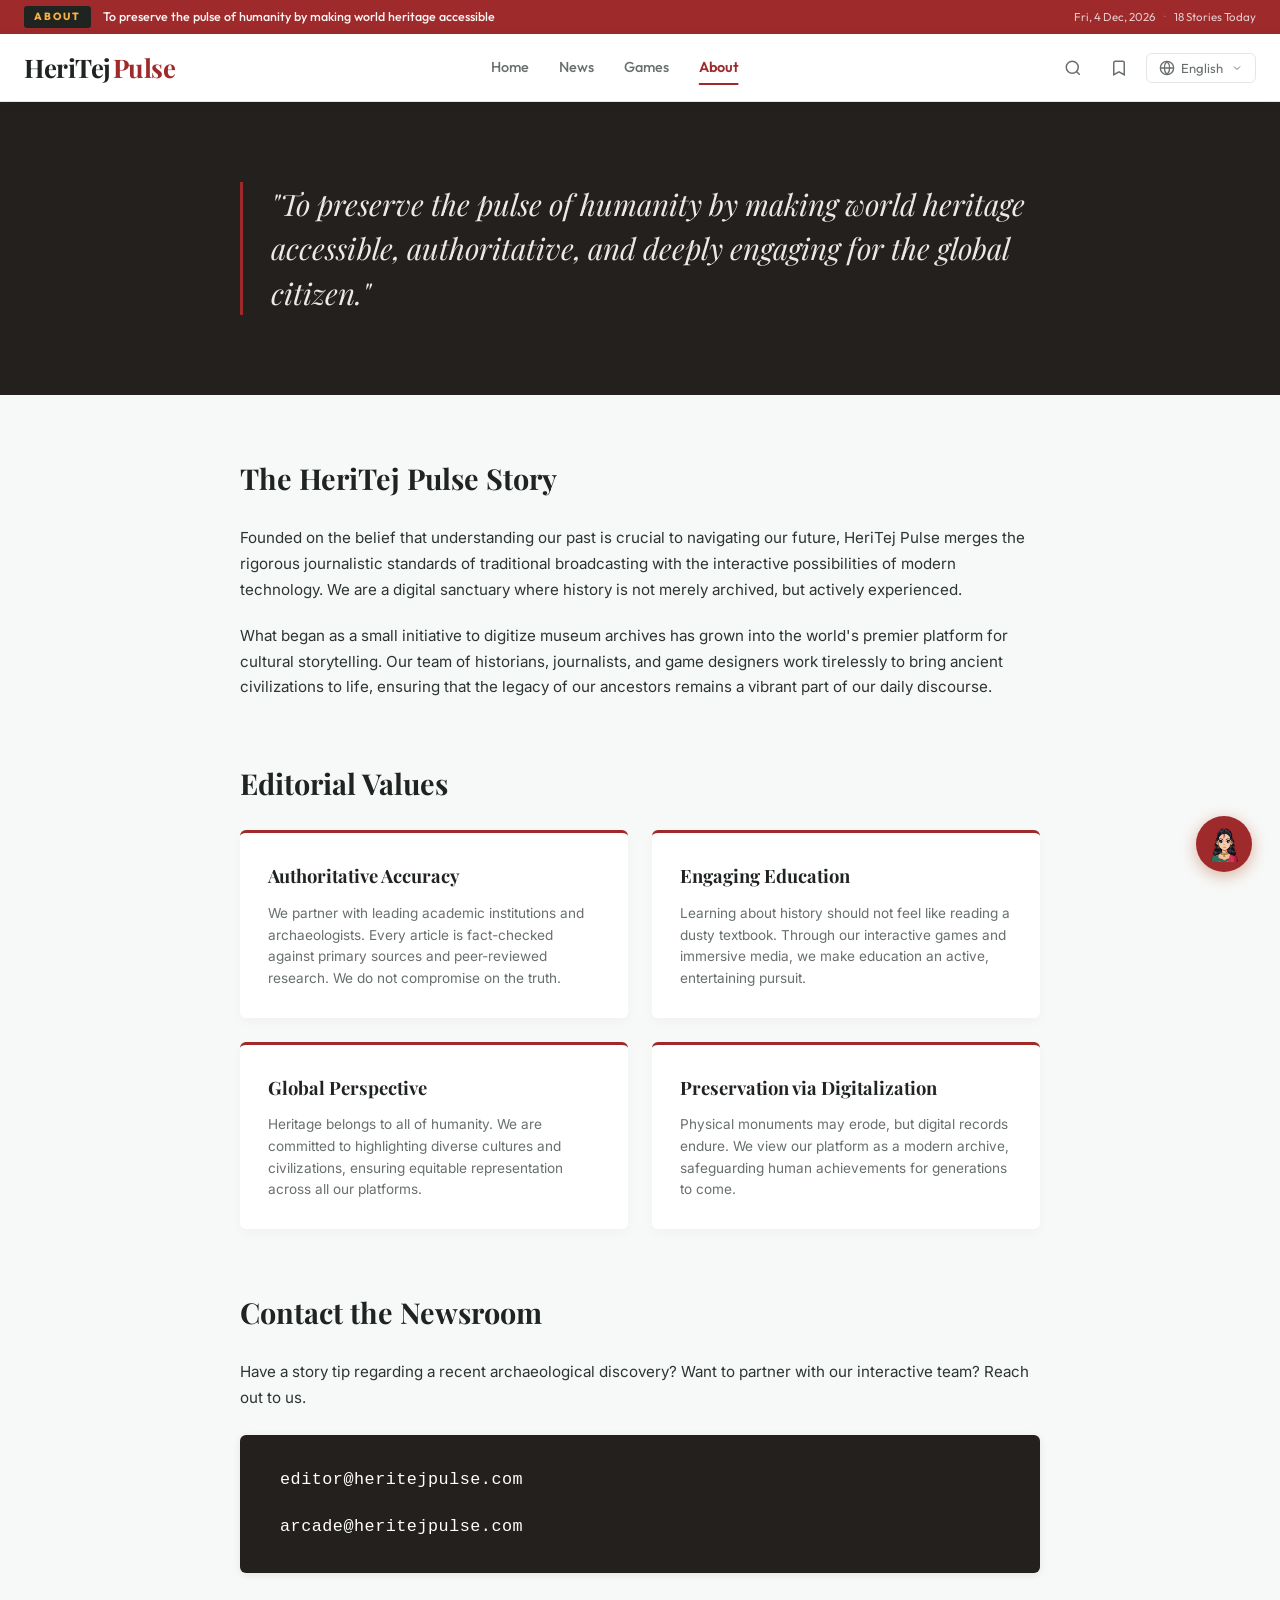
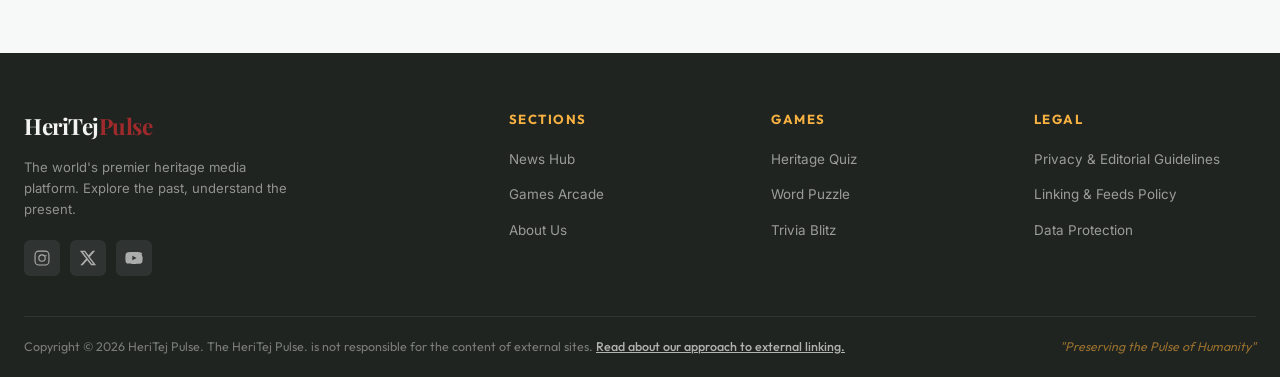
<file: about.html>
<!DOCTYPE html>
<html lang="en">
<head>
  <meta charset="UTF-8" />
  <meta name="viewport" content="width=device-width, initial-scale=1.0" />
  <!-- Dynamic Preloader -->
  <script src="preloader.js"></script>
  <meta name="description" content="About HeriTej Pulse — Preserving the pulse of humanity by making world heritage accessible, authoritative, and deeply engaging." />
  <title>About Us | HeriTej Pulse</title>
  <link rel="preconnect" href="https://fonts.googleapis.com" />
  <link rel="preconnect" href="https://fonts.gstatic.com" crossorigin />
  <link href="https://fonts.googleapis.com/css2?family=Playfair+Display:ital,wght@0,400;0,600;0,700;1,400&family=Inter:wght@300;400;500;600&family=Outfit:wght@300;400;500;600;700&display=swap" rel="stylesheet" />
  <link rel="stylesheet" href="style.css" />
  <link rel="stylesheet" href="about.css" />
  <!-- Chatbot CSS -->
  <link rel="stylesheet" href="chatbot.css" />
  <!-- AI Features CSS -->
  <link rel="stylesheet" href="ai-all-features.css" />
  <!-- Google Translate File Origin / CORS relative-protocol Fix -->
  <script type="text/javascript">
    (function() {
      const origCE = document.createElement;
      document.createElement = function(tag, options) {
        const el = origCE.call(document, tag, options);
        const t = tag.toLowerCase();
        if (t === 'script' || t === 'iframe') {
          const desc = Object.getOwnPropertyDescriptor(HTMLScriptElement.prototype, 'src') || 
                       Object.getOwnPropertyDescriptor(HTMLIFrameElement.prototype, 'src') ||
                       Object.getOwnPropertyDescriptor(Element.prototype, 'src');
          Object.defineProperty(el, 'src', {
            set: function(v) {
              if (typeof v === 'string') {
                if (v.startsWith('//')) v = 'https:' + v;
                else if (v.startsWith('file://translate.')) v = v.replace('file://', 'https://');
              }
              if (desc && desc.set) desc.set.call(this, v);
              else this.setAttribute('src', v);
            },
            get: function() {
              return desc && desc.get ? desc.get.call(this) : this.getAttribute('src');
            },
            configurable: true
          });
        } else if (t === 'link') {
          const desc = Object.getOwnPropertyDescriptor(HTMLLinkElement.prototype, 'href') ||
                       Object.getOwnPropertyDescriptor(Element.prototype, 'href');
          Object.defineProperty(el, 'href', {
            set: function(v) {
              if (typeof v === 'string') {
                if (v.startsWith('//')) v = 'https:' + v;
                else if (v.startsWith('file://translate.')) v = v.replace('file://', 'https://');
              }
              if (desc && desc.set) desc.set.call(this, v);
              else this.setAttribute('href', v);
            },
            get: function() {
              return desc && desc.get ? desc.get.call(this) : this.getAttribute('href');
            },
            configurable: true
          });
        }
        return el;
      };
    })();
  </script>
</head>
<body>

  <!-- ══════════════ BREAKING BAR ══════════════ -->
  <div class="article-topbar" id="topbar">
    <div class="atb-inner">
      <span class="atb-breaking">ABOUT</span>
      <span class="atb-title">To preserve the pulse of humanity by making world heritage accessible</span>
      <div class="atb-right">
        <span id="atb-date"></span>
        <span class="atb-sep">·</span>
        <span>18 Stories Today</span>
      </div>
    </div>
  </div>

  <!-- ══════════════ NAVBAR ══════════════ -->
  <header class="navbar" id="navbar">
    <div class="navbar-inner">
      <div class="nav-logo">
        <a href="index.html" id="logo-link">
          <span class="logo-heri">HeriTej</span><span class="logo-pulse">Pulse</span>
        </a>
      </div>
      <nav class="nav-links" id="nav-links">
        <a href="index.html" class="nav-item" id="nav-home">Home</a>
        <a href="news.html"  class="nav-item" id="nav-news">News</a>
        <a href="games.html" class="nav-item" id="nav-games">Games</a>
        <a href="about.html" class="nav-item active" id="nav-about">About</a>
      </nav>
      <div class="nav-actions">
        <button class="nav-icon-btn" id="search-btn" aria-label="Search">
          <svg width="18" height="18" fill="none" stroke="currentColor" stroke-width="2" viewBox="0 0 24 24"><circle cx="11" cy="11" r="8"/><path d="m21 21-4.35-4.35"/></svg>
        </button>
        <button class="nav-icon-btn" id="bookmark-btn" aria-label="Bookmarks">
          <svg width="18" height="18" fill="none" stroke="currentColor" stroke-width="2" viewBox="0 0 24 24"><path d="m19 21-7-4-7 4V5a2 2 0 0 1 2-2h10a2 2 0 0 1 2 2z"/></svg>
        </button>
        <div class="lang-selector-container">
          <button class="lang-selector" id="lang-selector-btn" aria-haspopup="listbox" aria-expanded="false">
            <svg class="lang-globe-icon" width="16" height="16" fill="none" stroke="currentColor" stroke-width="2" viewBox="0 0 24 24">
              <circle cx="12" cy="12" r="10"/>
              <path d="M12 2a14.5 14.5 0 0 0 0 20M12 2a14.5 14.5 0 0 1 0 20M2 12h20"/>
            </svg>
            <span class="lang-current">English</span>
            <svg class="lang-chevron-icon" width="12" height="12" fill="none" stroke="currentColor" stroke-width="2" viewBox="0 0 24 24">
              <path d="m6 9 6 6 6-6"/>
            </svg>
          </button>
          <ul class="lang-dropdown" id="lang-dropdown-list" role="listbox">
            <li class="lang-option active" data-lang="en" role="option" aria-selected="true">English</li>
            <li class="lang-option" data-lang="hi" role="option" aria-selected="false">Hindi</li>
            <li class="lang-option" data-lang="sa" role="option" aria-selected="false">Sanskrit</li>
            <li class="lang-option" data-lang="ta" role="option" aria-selected="false">Tamil</li>
            <li class="lang-option" data-lang="te" role="option" aria-selected="false">Telugu</li>
            <li class="lang-option" data-lang="mr" role="option" aria-selected="false">Marathi</li>
            <li class="lang-option" data-lang="bn" role="option" aria-selected="false">Bengali</li>
            <li class="lang-option" data-lang="as" role="option" aria-selected="false">Assamese</li>
            <li class="lang-option" data-lang="es" role="option" aria-selected="false">Spanish</li>
            <li class="lang-option" data-lang="fr" role="option" aria-selected="false">French</li>
          </ul>
        </div>
        <button class="hamburger" id="hamburger" aria-label="Menu">
          <span></span><span></span><span></span>
        </button>
      </div>
    </div>
    <div class="search-overlay" id="search-overlay">
      <input type="text" id="search-input" placeholder="Search heritage stories…" autocomplete="off" />
      <button id="search-close">✕</button>
    </div>
  </header>

  <!-- ══════════════ HERO SECTION (DARK QUOTE) ══════════════ -->
  <section class="about-hero" id="about-hero">
    <div class="container">
      <div class="about-hero-quote">
        <blockquote class="hero-quote-text">
          "To preserve the pulse of humanity by making world heritage accessible, authoritative, and deeply engaging for the global citizen."
        </blockquote>
      </div>
    </div>
  </section>

  <!-- ══════════════ MAIN CONTENT ══════════════ -->
  <main class="about-main" id="about-main">
    <div class="container">
      <div class="about-grid">
        
        <!-- Story section -->
        <section class="about-story" id="about-story">
          <h2 class="about-section-title">The HeriTej Pulse Story</h2>
          <div class="about-story-text">
            <p>Founded on the belief that understanding our past is crucial to navigating our future, HeriTej Pulse merges the rigorous journalistic standards of traditional broadcasting with the interactive possibilities of modern technology. We are a digital sanctuary where history is not merely archived, but actively experienced.</p>
            <p>What began as a small initiative to digitize museum archives has grown into the world's premier platform for cultural storytelling. Our team of historians, journalists, and game designers work tirelessly to bring ancient civilizations to life, ensuring that the legacy of our ancestors remains a vibrant part of our daily discourse.</p>
          </div>
        </section>

        <!-- Editorial Values section -->
        <section class="about-values" id="about-values">
          <h2 class="about-section-title">Editorial Values</h2>
          <div class="values-grid">
            
            <div class="value-card" id="value-1">
              <h3 class="value-title">Authoritative Accuracy</h3>
              <p class="value-desc">We partner with leading academic institutions and archaeologists. Every article is fact-checked against primary sources and peer-reviewed research. We do not compromise on the truth.</p>
            </div>
            
            <div class="value-card" id="value-2">
              <h3 class="value-title">Engaging Education</h3>
              <p class="value-desc">Learning about history should not feel like reading a dusty textbook. Through our interactive games and immersive media, we make education an active, entertaining pursuit.</p>
            </div>
            
            <div class="value-card" id="value-3">
              <h3 class="value-title">Global Perspective</h3>
              <p class="value-desc">Heritage belongs to all of humanity. We are committed to highlighting diverse cultures and civilizations, ensuring equitable representation across all our platforms.</p>
            </div>
            
            <div class="value-card" id="value-4">
              <h3 class="value-title">Preservation via Digitalization</h3>
              <p class="value-desc">Physical monuments may erode, but digital records endure. We view our platform as a modern archive, safeguarding human achievements for generations to come.</p>
            </div>
            
          </div>
        </section>

        <!-- Contact section -->
        <section class="about-contact" id="about-contact">
          <h2 class="about-section-title">Contact the Newsroom</h2>
          <p class="contact-intro">Have a story tip regarding a recent archaeological discovery? Want to partner with our interactive team? Reach out to us.</p>
          <div class="contact-box">
            <div class="contact-item">
              <span class="contact-label">editor@heritejpulse.com</span>
            </div>
            <div class="contact-item">
              <span class="contact-label">arcade@heritejpulse.com</span>
            </div>
          </div>
        </section>

      </div>
    </div>
  </main>

  <!-- ══════════════ FOOTER ══════════════ -->
  <footer class="footer" id="footer">
    <div class="container">
      <div class="footer-grid">
        <div class="footer-brand" id="footer-brand">
          <a href="index.html" class="footer-logo">
            <span class="logo-heri">HeriTej</span><span class="logo-pulse">Pulse</span>
          </a>
          <p class="footer-tagline">The world's premier heritage media platform. Explore the past, understand the present.</p>
          <div class="footer-socials">
            <a href="#" class="fsoc" aria-label="Instagram">
              <svg viewBox="0 0 24 24" fill="currentColor" width="18" height="18"><path d="M7.75 2h8.5A5.75 5.75 0 0 1 22 7.75v8.5A5.75 5.75 0 0 1 16.25 22h-8.5A5.75 5.75 0 0 1 2 16.25v-8.5A5.75 5.75 0 0 1 7.75 2zm0 1.5A4.25 4.25 0 0 0 3.5 7.75v8.5A4.25 4.25 0 0 0 7.75 20.5h8.5A4.25 4.25 0 0 0 20.5 16.25v-8.5A4.25 4.25 0 0 0 16.25 3.5h-8.5zM12 7a5 5 0 1 1 0 10A5 5 0 0 1 12 7zm0 1.5a3.5 3.5 0 1 0 0 7 3.5 3.5 0 0 0 0-7zm5.25-.75a.75.75 0 1 1 0 1.5.75.75 0 0 1 0-1.5z"/></svg>
            </a>
            <a href="#" class="fsoc" aria-label="X">
              <svg viewBox="0 0 24 24" fill="currentColor" width="18" height="18"><path d="M18.244 2.25h3.308l-7.227 8.26 8.502 11.24H16.17l-5.214-6.817L4.99 21.75H1.68l7.73-8.835L1.254 2.25H8.08l4.713 6.231zm-1.161 17.52h1.833L7.084 4.126H5.117z"/></svg>
            </a>
            <a href="#" class="fsoc" aria-label="YouTube">
              <svg viewBox="0 0 24 24" fill="currentColor" width="18" height="18"><path d="M23 6.685a3 3 0 0 0-2.11-2.124C19.067 4 12 4 12 4s-7.067 0-8.89.561A3 3 0 0 0 1 6.685C.5 8.52.5 12 .5 12s0 3.48.5 5.315a3 3 0 0 0 2.11 2.124C4.933 20 12 20 12 20s7.067 0 8.89-.561A3 3 0 0 0 23 17.315C23.5 15.48 23.5 12 23.5 12s-.5-3.48-1.5-5.315zM9.75 15.02V8.98L15.5 12l-5.75 3.02z"/></svg>
            </a>
          </div>
        </div>
        <div class="footer-col" id="footer-sections">
          <h4>Sections</h4>
          <ul>
            <li><a href="news.html">News Hub</a></li>
            <li><a href="games.html">Games Arcade</a></li>
            <li><a href="about.html">About Us</a></li>
          </ul>
        </div>
        <div class="footer-col" id="footer-games">
          <h4>Games</h4>
          <ul>
            <li><a href="#">Heritage Quiz</a></li>
            <li><a href="#">Word Puzzle</a></li>
            <li><a href="#">Trivia Blitz</a></li>
          </ul>
        </div>
        <div class="footer-col" id="footer-legal">
          <h4>Legal</h4>
          <ul>
            <li><a href="privacy.html">Privacy & Editorial Guidelines</a></li>
            <li><a href="privacy.html#feeds">Linking & Feeds Policy</a></li>
            <li><a href="privacy.html#privacy">Data Protection</a></li>
          </ul>
        </div>
      </div>
      <div class="footer-bottom" id="footer-bottom">
        <p>Copyright © 2026 HeriTej Pulse. The HeriTej Pulse. is not responsible for the content of external sites. <a href="privacy.html#linking" style="color: rgba(255,255,255,0.65); text-decoration: underline; font-weight: 500; transition: color 0.2s;" onmouseover="this.style.color='#fff'" onmouseout="this.style.color='rgba(255,255,255,0.65)'">Read about our approach to external linking.</a></p>
        <p class="footer-credit">"Preserving the Pulse of Humanity"</p>
      </div>
    </div>
  </footer>

  <button class="back-to-top" id="back-to-top" aria-label="Back to top">↑</button>



  <script src="about-script.js"></script>
  <!-- Chatbot Script -->
  <script src="chatbot.js"></script>
  <!-- AI Features Script -->
  <script src="ai-all-features.js"></script>
</body>
</html>
</file>
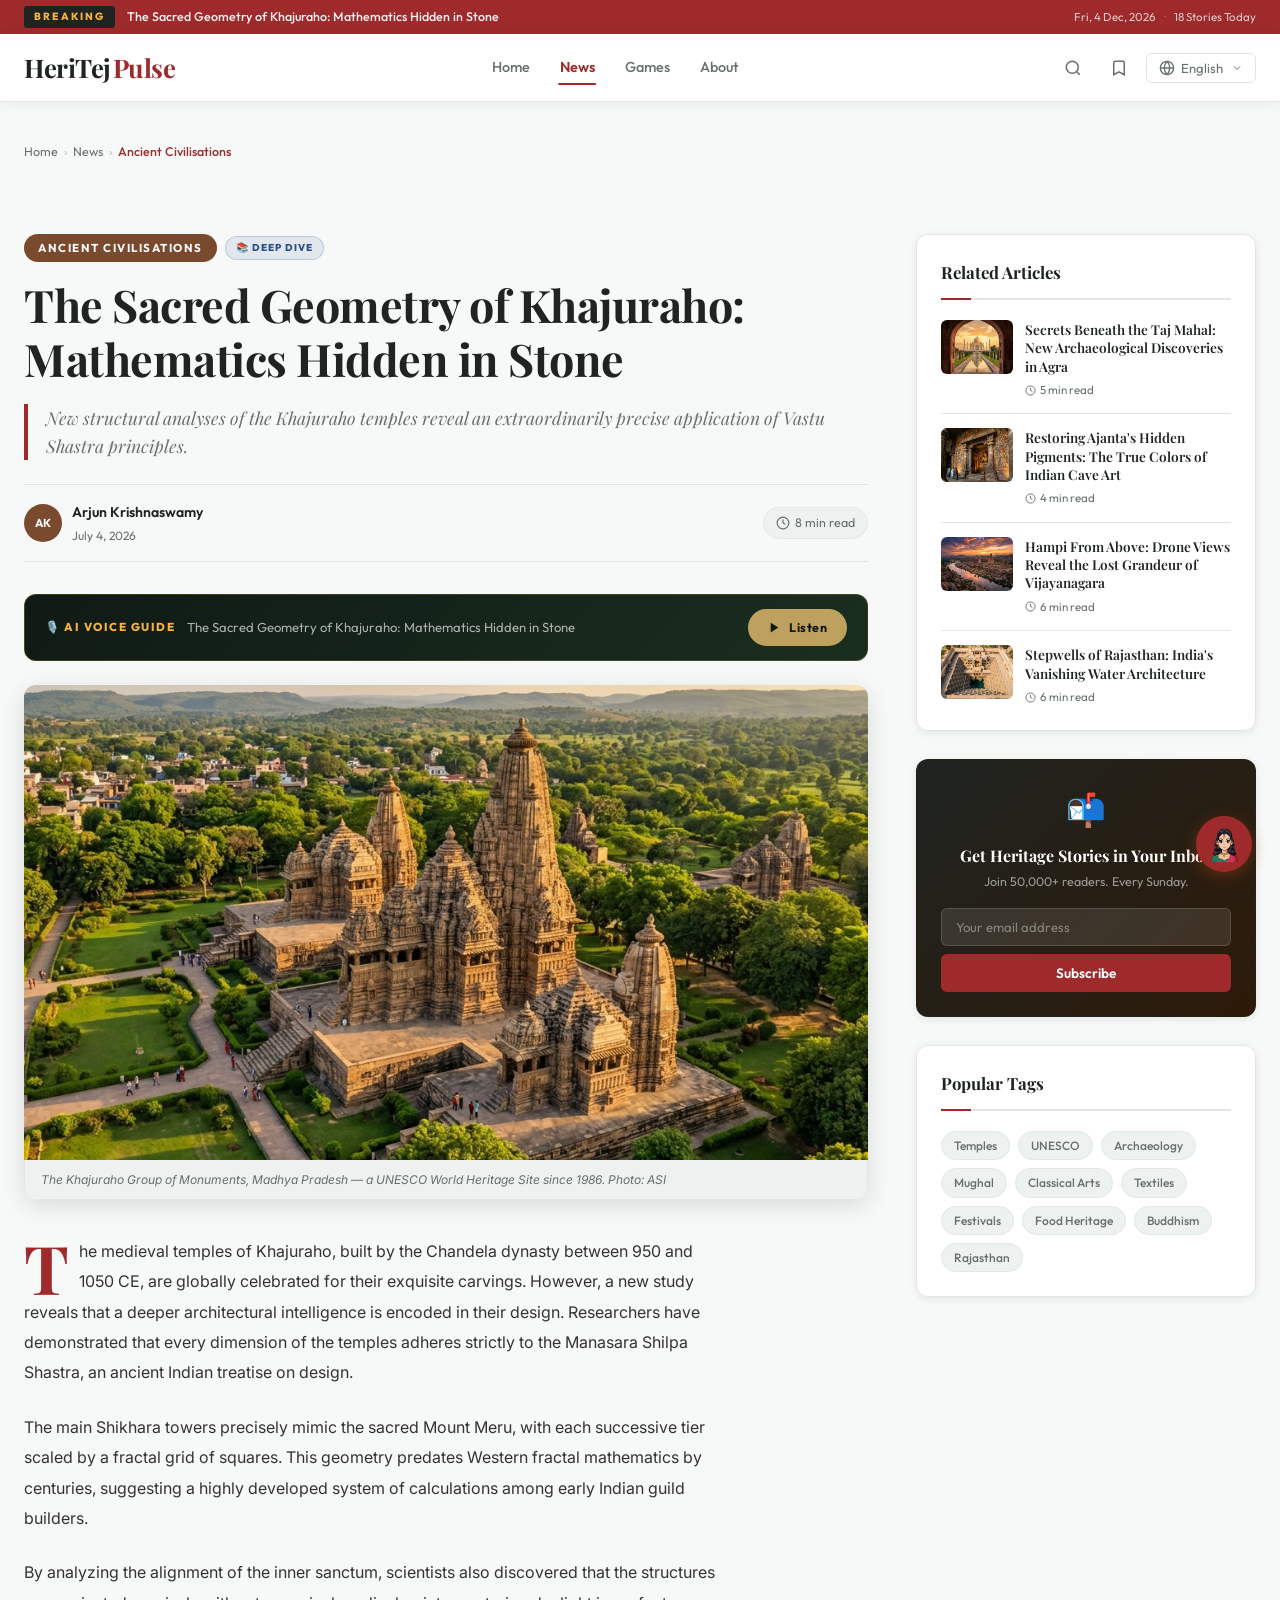
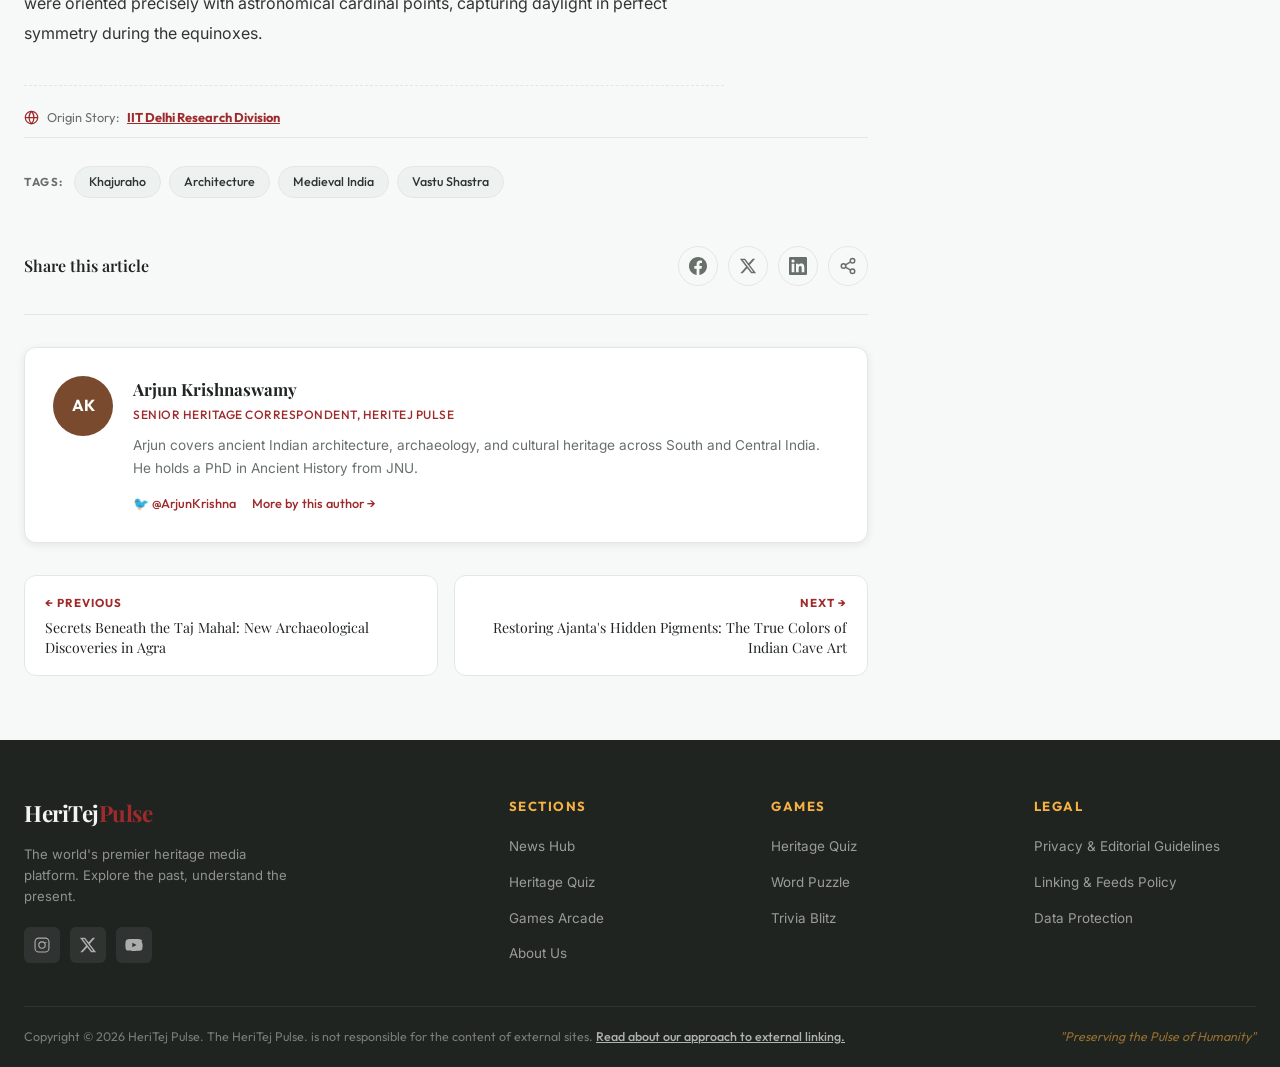
<file: article.html>
<!DOCTYPE html>
<html lang="en">
<head>
  <meta charset="UTF-8" />
  <meta name="viewport" content="width=device-width, initial-scale=1.0" />
  <!-- Dynamic Preloader -->
  <script src="preloader.js"></script>
  <meta name="description" id="meta-desc" content="Read the full article on HeriTej Pulse — India's premier heritage and culture news platform." />
  <title id="page-title">Article | HeriTej Pulse</title>
  <link rel="preconnect" href="https://fonts.googleapis.com" />
  <link rel="preconnect" href="https://fonts.gstatic.com" crossorigin />
  <link href="https://fonts.googleapis.com/css2?family=Playfair+Display:ital,wght@0,400;0,600;0,700;1,400&family=Inter:wght@300;400;500;600&family=Outfit:wght@300;400;500;600;700&display=swap" rel="stylesheet" />
  <link rel="stylesheet" href="style.css" />
  <link rel="stylesheet" href="article.css" />
  <!-- Chatbot CSS -->
  <link rel="stylesheet" href="chatbot.css" />
  <!-- AI Features CSS -->
  <link rel="stylesheet" href="ai-all-features.css" />
  <!-- Google Translate File Origin / CORS relative-protocol Fix -->
  <script type="text/javascript">
    (function() {
      const origCE = document.createElement;
      document.createElement = function(tag, options) {
        const el = origCE.call(document, tag, options);
        const t = tag.toLowerCase();
        if (t === 'script' || t === 'iframe') {
          const desc = Object.getOwnPropertyDescriptor(HTMLScriptElement.prototype, 'src') || 
                       Object.getOwnPropertyDescriptor(HTMLIFrameElement.prototype, 'src') ||
                       Object.getOwnPropertyDescriptor(Element.prototype, 'src');
          Object.defineProperty(el, 'src', {
            set: function(v) {
              if (typeof v === 'string') {
                if (v.startsWith('//')) v = 'https:' + v;
                else if (v.startsWith('file://translate.')) v = v.replace('file://', 'https://');
              }
              if (desc && desc.set) desc.set.call(this, v);
              else this.setAttribute('src', v);
            },
            get: function() {
              return desc && desc.get ? desc.get.call(this) : this.getAttribute('src');
            },
            configurable: true
          });
        } else if (t === 'link') {
          const desc = Object.getOwnPropertyDescriptor(HTMLLinkElement.prototype, 'href') ||
                       Object.getOwnPropertyDescriptor(Element.prototype, 'href');
          Object.defineProperty(el, 'href', {
            set: function(v) {
              if (typeof v === 'string') {
                if (v.startsWith('//')) v = 'https:' + v;
                else if (v.startsWith('file://translate.')) v = v.replace('file://', 'https://');
              }
              if (desc && desc.set) desc.set.call(this, v);
              else this.setAttribute('href', v);
            },
            get: function() {
              return desc && desc.get ? desc.get.call(this) : this.getAttribute('href');
            },
            configurable: true
          });
        }
        return el;
      };
    })();
  </script>
</head>
<body>

  <!-- ══════════════ BREAKING BAR ══════════════ -->
  <div class="article-topbar" id="article-topbar">
    <div class="atb-inner">
      <span class="atb-breaking">BREAKING</span>
      <span class="atb-title" id="atb-title">The Sacred Geometry of Khajuraho: Mathematics Hidden in Stone</span>
      <div class="atb-right">
        <span id="atb-date"></span>
        <span class="atb-sep">·</span>
        <span id="atb-stories">18 Stories Today</span>
      </div>
    </div>
  </div>

  <!-- ══════════════ NAVBAR ══════════════ -->
  <header class="navbar" id="navbar">
    <div class="navbar-inner">
      <div class="nav-logo">
        <a href="index.html" id="logo-link">
          <span class="logo-heri">HeriTej</span><span class="logo-pulse">Pulse</span>
        </a>
      </div>
      <nav class="nav-links" id="nav-links">
        <a href="index.html" class="nav-item" id="nav-home">Home</a>
        <a href="news.html"  class="nav-item active" id="nav-news">News</a>
        <a href="games.html" class="nav-item" id="nav-games">Games</a>
        <a href="about.html" class="nav-item" id="nav-about">About</a>
      </nav>
      <div class="nav-actions">
        <button class="nav-icon-btn" id="search-btn" aria-label="Search">
          <svg width="18" height="18" fill="none" stroke="currentColor" stroke-width="2" viewBox="0 0 24 24"><circle cx="11" cy="11" r="8"/><path d="m21 21-4.35-4.35"/></svg>
        </button>
        <button class="nav-icon-btn" id="bookmark-btn" aria-label="Bookmark this article">
          <svg width="18" height="18" fill="none" stroke="currentColor" stroke-width="2" viewBox="0 0 24 24"><path d="m19 21-7-4-7 4V5a2 2 0 0 1 2-2h10a2 2 0 0 1 2 2z"/></svg>
        </button>
        <div class="lang-selector-container">
          <button class="lang-selector" id="lang-selector-btn" aria-haspopup="listbox" aria-expanded="false">
            <svg class="lang-globe-icon" width="16" height="16" fill="none" stroke="currentColor" stroke-width="2" viewBox="0 0 24 24">
              <circle cx="12" cy="12" r="10"/>
              <path d="M12 2a14.5 14.5 0 0 0 0 20M12 2a14.5 14.5 0 0 1 0 20M2 12h20"/>
            </svg>
            <span class="lang-current">English</span>
            <svg class="lang-chevron-icon" width="12" height="12" fill="none" stroke="currentColor" stroke-width="2" viewBox="0 0 24 24">
              <path d="m6 9 6 6 6-6"/>
            </svg>
          </button>
          <ul class="lang-dropdown" id="lang-dropdown-list" role="listbox">
            <li class="lang-option active" data-lang="en" role="option" aria-selected="true">English</li>
            <li class="lang-option" data-lang="hi" role="option" aria-selected="false">Hindi</li>
            <li class="lang-option" data-lang="sa" role="option" aria-selected="false">Sanskrit</li>
            <li class="lang-option" data-lang="ta" role="option" aria-selected="false">Tamil</li>
            <li class="lang-option" data-lang="te" role="option" aria-selected="false">Telugu</li>
            <li class="lang-option" data-lang="mr" role="option" aria-selected="false">Marathi</li>
            <li class="lang-option" data-lang="bn" role="option" aria-selected="false">Bengali</li>
            <li class="lang-option" data-lang="as" role="option" aria-selected="false">Assamese</li>
            <li class="lang-option" data-lang="es" role="option" aria-selected="false">Spanish</li>
            <li class="lang-option" data-lang="fr" role="option" aria-selected="false">French</li>
          </ul>
        </div>
        <button class="hamburger" id="hamburger" aria-label="Menu">
          <span></span><span></span><span></span>
        </button>
      </div>
    </div>
    <div class="search-overlay" id="search-overlay">
      <input type="text" id="search-input" placeholder="Search heritage stories…" autocomplete="off" />
      <button id="search-close">✕</button>
    </div>
  </header>

  <!-- Reading Progress Bar -->
  <div class="reading-progress-bar" id="reading-progress"></div>

  <!-- ══════════════ ARTICLE LAYOUT ══════════════ -->
  <div class="article-layout" id="article-layout">
    <div class="container">
      <div class="article-wrapper">

        <!-- ── BREADCRUMB ── -->
        <nav class="breadcrumb" id="breadcrumb" aria-label="Breadcrumb">
          <a href="index.html" id="bc-home">Home</a>
          <span class="bc-sep">›</span>
          <a href="news.html" id="bc-news">News</a>
          <span class="bc-sep">›</span>
          <span class="bc-current" id="bc-cat">Ancient Civilisations</span>
        </nav>

        <!-- ── MAIN COLUMN ── -->
        <div class="article-main" id="article-main">

          <!-- Category Badge -->
          <div class="article-category" id="article-category">
            <span class="ac-badge ancient" id="ac-badge">Ancient Civilisations</span>
          </div>

          <!-- Title -->
          <h1 class="article-title" id="article-title">
            The Sacred Geometry of Khajuraho: Mathematics Hidden in Stone
          </h1>

          <!-- Subtitle -->
          <p class="article-subtitle" id="article-subtitle">
            New structural analyses of the Khajuraho temples reveal an extraordinarily precise application of Vastu Shastra principles.
          </p>

          <!-- Author Row -->
          <div class="article-byline" id="article-byline">
            <div class="byline-author">
              <div class="byline-avatar" id="byline-avatar" style="background:#7a4a2e;">AK</div>
              <div class="byline-info">
                <span class="byline-name" id="byline-name">Arjun Krishnaswamy</span>
                <span class="byline-date" id="byline-date">June 18, 2024</span>
              </div>
            </div>
            <div class="byline-right">
              <span class="byline-readtime" id="byline-readtime">
                <svg width="14" height="14" fill="none" stroke="currentColor" stroke-width="2" viewBox="0 0 24 24"><circle cx="12" cy="12" r="10"/><polyline points="12 6 12 12 16 14"/></svg>
                7 min read
              </span>
            </div>
          </div>

          <!-- AI Voice Guide Slot -->
          <div id="voice-guide-slot"></div>

          <!-- Hero Image -->
          <figure class="article-hero-img" id="article-hero-img">
            <img src="images/article_hero.png" alt="Khajuraho Temple Complex" id="hero-img" />
            <figcaption id="hero-caption">The Khajuraho Group of Monuments, Madhya Pradesh — a UNESCO World Heritage Site since 1986. Photo: Archaeological Survey of India</figcaption>
          </figure>

          <!-- Article Body -->
          <div class="article-body" id="article-body">

            <p>The medieval temples of Khajuraho, built by the Chandela dynasty between 950 and 1050 CE, are celebrated for their exquisite erotic sculptures — but a new study reveals a deeper architectural intelligence encoded in their proportions. Researchers from IIT Delhi have used 3D scanning to demonstrate that every dimension of the temples adheres strictly to the <em>Manasara Shilpa Shastra</em>, an ancient Indian treatise on architecture. The Shikhara towers precisely mimic the sacred Mount Meru, with each successive tier scaled by the golden ratio, creating a visual representation of the cosmos in sandstone.</p>

            <blockquote class="article-quote" id="article-pull-quote">
              "The Chandela architects weren't just building temples — they were encoding the entire structure of the universe in stone. Every measurement is a cosmological statement."
              <cite>— Prof. Rajeev Sharma, IIT Delhi Department of Architecture</cite>
            </blockquote>

            <p>Furthermore, the implications of these findings stretch beyond the immediate academic circles. They challenge our preconceived notions about the technological and organizational capabilities of societies that predate modern industrialization. As we unearth more of our shared past, we are consistently reminded that human ingenuity is not a strictly modern phenomenon, but a constant thread weaving through the tapestry of our collective history.</p>

            <h2>The Mathematics of the Divine</h2>

            <p>The study, published in the <em>Journal of Archaeological Science</em>, used photogrammetry and LIDAR scanning to create precise 3D models of all 25 surviving temples at Khajuraho. The data revealed that the height-to-base ratios, the proportions of the ambulatory corridors, and even the spacing between sculptures follow a consistent mathematical system derived from the <em>Vastu Shastra</em> — the ancient Indian science of spatial arrangement.</p>

            <p>Dr. Meera Krishnan, a co-author of the study from IIIT Hyderabad, explained that this isn't simply about measurements: "The Chandela builders were using mathematics as theology. The proportions were meant to produce specific spiritual experiences in the devotee walking through the mandapa — a kind of sacred geometry that affects the human nervous system." This mirrors discoveries at temples in Tamil Nadu and Karnataka, suggesting a pan-Indian architectural science far more sophisticated than previously understood.</p>

            <h2>Vastu Shastra and the Cosmic Blueprint</h2>

            <p>The <em>Manasara</em>, the text that appears to have guided Khajuraho's builders, describes a hierarchical system of spatial proportions derived from the human body, astronomical observations, and numerical symbolism. The basic unit of measurement — the <em>tala</em> — is defined as the length of the face, and all temple dimensions are expressed as multiples or fractions of this unit.</p>

            <div class="article-callout" id="article-callout">
              <div class="callout-icon">🔬</div>
              <div class="callout-content">
                <strong>Research Highlight</strong>
                <p>IIT Delhi's 3D scan revealed that the Lakshmana Temple's Shikhara rises to exactly 31 <em>hastas</em> — a unit defined in the Manasara as the optimal height for a temple dedicated to Vishnu in a major city.</p>
              </div>
            </div>

            <p>Future excavations are planned for the upcoming seasons, aiming to delve deeper into these remarkable structures. Researchers hope that by applying even more advanced techniques, they can recover microscopic residues that might offer clues about daily life, diet, and trade patterns, thereby enriching our understanding of these ancient peoples. The team is also in contact with scholars at Oxford and Tokyo who have studied similar mathematical traditions in Greek and Japanese architecture.</p>

            <p>The Khajuraho temples, already among the most visited heritage sites in India, may now attract a new generation of visitors: mathematicians, architects, and philosophers drawn to what one researcher called "the greatest surviving textbook of ancient Indian spatial science."</p>

          </div><!-- /article-body -->

          <!-- Tags -->
          <div class="article-tags" id="article-tags">
            <span class="tags-label">TAGS:</span>
            <div class="tags-list">
              <a href="#" class="tag-pill" id="tag-1">Khajuraho</a>
              <a href="#" class="tag-pill" id="tag-2">Architecture</a>
              <a href="#" class="tag-pill" id="tag-3">Medieval India</a>
              <a href="#" class="tag-pill" id="tag-4">Vastu Shastra</a>
              <a href="#" class="tag-pill" id="tag-5">Archaeology</a>
            </div>
          </div>

          <!-- Share -->
          <div class="article-share" id="article-share">
            <span class="share-label">Share this article</span>
            <div class="share-buttons">
              <button class="share-btn fb-share" id="share-fb" aria-label="Share on Facebook" onclick="shareArticle('facebook')">
                <svg viewBox="0 0 24 24" fill="currentColor" width="18" height="18"><path d="M24 12.073C24 5.405 18.627 0 12 0S0 5.405 0 12.073C0 18.1 4.388 23.094 10.125 24v-8.437H7.078v-3.49h3.047V9.41c0-3.025 1.792-4.697 4.533-4.697 1.312 0 2.686.235 2.686.235v2.97h-1.514c-1.491 0-1.956.93-1.956 1.883v2.27h3.328l-.532 3.49h-2.796V24C19.612 23.094 24 18.1 24 12.073z"/></svg>
              </button>
              <button class="share-btn x-share" id="share-x" aria-label="Share on X" onclick="shareArticle('x')">
                <svg viewBox="0 0 24 24" fill="currentColor" width="18" height="18"><path d="M18.244 2.25h3.308l-7.227 8.26 8.502 11.24H16.17l-5.214-6.817L4.99 21.75H1.68l7.73-8.835L1.254 2.25H8.08l4.713 6.231zm-1.161 17.52h1.833L7.084 4.126H5.117z"/></svg>
              </button>
              <button class="share-btn li-share" id="share-li" aria-label="Share on LinkedIn" onclick="shareArticle('linkedin')">
                <svg viewBox="0 0 24 24" fill="currentColor" width="18" height="18"><path d="M20.447 20.452h-3.554v-5.569c0-1.328-.027-3.037-1.852-3.037-1.853 0-2.136 1.445-2.136 2.939v5.667H9.351V9h3.414v1.561h.046c.477-.9 1.637-1.85 3.37-1.85 3.601 0 4.267 2.37 4.267 5.455v6.286zM5.337 7.433a2.062 2.062 0 0 1-2.063-2.065 2.064 2.064 0 1 1 2.063 2.065zm1.782 13.019H3.555V9h3.564v11.452zM22.225 0H1.771C.792 0 0 .774 0 1.729v20.542C0 23.227.792 24 1.771 24h20.451C23.2 24 24 23.227 24 22.271V1.729C24 .774 23.2 0 22.222 0h.003z"/></svg>
              </button>
              <button class="share-btn copy-share" id="share-copy" aria-label="Copy link" onclick="copyLink()">
                <svg viewBox="0 0 24 24" fill="none" stroke="currentColor" stroke-width="2" width="18" height="18"><circle cx="18" cy="5" r="3"/><circle cx="6" cy="12" r="3"/><circle cx="18" cy="19" r="3"/><line x1="8.59" y1="13.51" x2="15.42" y2="17.49"/><line x1="15.41" y1="6.51" x2="8.59" y2="10.49"/></svg>
              </button>
            </div>
          </div>

          <!-- Author Bio Card -->
          <div class="author-bio-card" id="author-bio-card">
            <div class="abc-avatar" style="background:#7a4a2e;">AK</div>
            <div class="abc-info">
              <span class="abc-name" id="abc-name">Arjun Krishnaswamy</span>
              <span class="abc-role">Senior Heritage Correspondent, HeriTej Pulse</span>
              <p class="abc-bio">Arjun covers ancient Indian architecture, archaeology, and cultural heritage across South and Central India. He holds a PhD in Ancient History from JNU and has written for The Hindu, India Today, and Frontline.</p>
              <div class="abc-links">
                <a href="#" id="abc-twitter">🐦 @ArjunKrishna</a>
                <a href="#" id="abc-more">More by this author →</a>
              </div>
            </div>
          </div>

          <!-- Next / Prev Navigation -->
          <div class="article-nav" id="article-nav">
            <a href="article.html?id=1" class="anav-card prev" id="anav-prev">
              <span class="anav-dir">← Previous</span>
              <span class="anav-title">Secrets Beneath the Taj Mahal: New Archaeological Discoveries</span>
            </a>
            <a href="article.html?id=3" class="anav-card next" id="anav-next">
              <span class="anav-dir">Next →</span>
              <span class="anav-title">Restoring Ajanta's Hidden Pigments: True Colors of Indian Cave Art</span>
            </a>
          </div>

        </div><!-- /article-main -->

        <!-- ── SIDEBAR ── -->
        <aside class="article-sidebar" id="article-sidebar">

          <!-- Sticky Wrapper -->
          <div class="sidebar-sticky" id="sidebar-sticky">

            <!-- Related Articles -->
            <div class="sidebar-widget" id="widget-related">
              <h3 class="widget-title">Related Articles</h3>
              <div class="related-list" id="related-list">

                <a href="article.html?id=1" class="related-card" id="related-1">
                  <div class="related-img">
                    <img src="images/news_tajmahal.png" alt="Taj Mahal Archaeology" />
                  </div>
                  <div class="related-info">
                    <h4>Secrets Beneath the Taj Mahal: New Archaeological Discoveries in Agra</h4>
                    <span class="related-time">
                      <svg width="11" height="11" fill="none" stroke="currentColor" stroke-width="2" viewBox="0 0 24 24"><circle cx="12" cy="12" r="10"/><polyline points="12 6 12 12 16 14"/></svg>
                      5 min read
                    </span>
                  </div>
                </a>

                <a href="article.html?id=3" class="related-card" id="related-2">
                  <div class="related-img">
                    <img src="images/story2.png" alt="Ajanta Cave Pigments" />
                  </div>
                  <div class="related-info">
                    <h4>Restoring Ajanta's Hidden Pigments: The True Colors of Indian Cave Art</h4>
                    <span class="related-time">
                      <svg width="11" height="11" fill="none" stroke="currentColor" stroke-width="2" viewBox="0 0 24 24"><circle cx="12" cy="12" r="10"/><polyline points="12 6 12 12 16 14"/></svg>
                      4 min read
                    </span>
                  </div>
                </a>

                <a href="article.html?id=4" class="related-card" id="related-3">
                  <div class="related-img">
                    <img src="images/story3.png" alt="Hampi Drone Views" />
                  </div>
                  <div class="related-info">
                    <h4>Hampi From Above: Drone Views Reveal the Lost Grandeur of Vijayanagara</h4>
                    <span class="related-time">
                      <svg width="11" height="11" fill="none" stroke="currentColor" stroke-width="2" viewBox="0 0 24 24"><circle cx="12" cy="12" r="10"/><polyline points="12 6 12 12 16 14"/></svg>
                      6 min read
                    </span>
                  </div>
                </a>

                <a href="article.html?id=5" class="related-card" id="related-4">
                  <div class="related-img">
                    <img src="images/news_stepwell.png" alt="Stepwells Rajasthan" />
                  </div>
                  <div class="related-info">
                    <h4>Stepwells of Rajasthan: India's Vanishing Water Architecture</h4>
                    <span class="related-time">
                      <svg width="11" height="11" fill="none" stroke="currentColor" stroke-width="2" viewBox="0 0 24 24"><circle cx="12" cy="12" r="10"/><polyline points="12 6 12 12 16 14"/></svg>
                      6 min read
                    </span>
                  </div>
                </a>

              </div>
            </div>

            <!-- Newsletter Widget -->
            <div class="sidebar-widget widget-newsletter" id="widget-nl">
              <div class="wn-icon">📬</div>
              <h3 class="wn-title">Get Heritage Stories in Your Inbox</h3>
              <p class="wn-desc">Join 50,000+ readers. Every Sunday.</p>
              <form class="wn-form" id="wn-form" onsubmit="handleSidebarNL(event)">
                <input type="email" id="wn-email" placeholder="Your email address" required />
                <button type="submit" id="wn-submit">Subscribe</button>
              </form>
            </div>

            <!-- Popular Tags Widget -->
            <div class="sidebar-widget" id="widget-tags">
              <h3 class="widget-title">Popular Tags</h3>
              <div class="popular-tags" id="popular-tags">
                <a href="#" class="ptag">Temples</a>
                <a href="#" class="ptag">UNESCO</a>
                <a href="#" class="ptag">Archaeology</a>
                <a href="#" class="ptag">Mughal</a>
                <a href="#" class="ptag">Classical Arts</a>
                <a href="#" class="ptag">Textiles</a>
                <a href="#" class="ptag">Festivals</a>
                <a href="#" class="ptag">Food Heritage</a>
                <a href="#" class="ptag">Buddhism</a>
                <a href="#" class="ptag">Rajasthan</a>
              </div>
            </div>

          </div>
        </aside>

      </div><!-- /article-wrapper -->
    </div><!-- /container -->
  </div><!-- /article-layout -->

  <!-- ══════════════ FOOTER ══════════════ -->
  <footer class="footer" id="footer">
    <div class="container">
      <div class="footer-grid">
        <div class="footer-brand" id="footer-brand">
          <a href="index.html" class="footer-logo">
            <span class="logo-heri">HeriTej</span><span class="logo-pulse">Pulse</span>
          </a>
          <p class="footer-tagline">The world's premier heritage media platform. Explore the past, understand the present.</p>
          <div class="footer-socials">
            <a href="#" class="fsoc" aria-label="Instagram">
              <svg viewBox="0 0 24 24" fill="currentColor" width="18" height="18"><path d="M7.75 2h8.5A5.75 5.75 0 0 1 22 7.75v8.5A5.75 5.75 0 0 1 16.25 22h-8.5A5.75 5.75 0 0 1 2 16.25v-8.5A5.75 5.75 0 0 1 7.75 2zm0 1.5A4.25 4.25 0 0 0 3.5 7.75v8.5A4.25 4.25 0 0 0 7.75 20.5h8.5A4.25 4.25 0 0 0 20.5 16.25v-8.5A4.25 4.25 0 0 0 16.25 3.5h-8.5zM12 7a5 5 0 1 1 0 10A5 5 0 0 1 12 7zm0 1.5a3.5 3.5 0 1 0 0 7 3.5 3.5 0 0 0 0-7zm5.25-.75a.75.75 0 1 1 0 1.5.75.75 0 0 1 0-1.5z"/></svg>
            </a>
            <a href="#" class="fsoc" aria-label="X">
              <svg viewBox="0 0 24 24" fill="currentColor" width="18" height="18"><path d="M18.244 2.25h3.308l-7.227 8.26 8.502 11.24H16.17l-5.214-6.817L4.99 21.75H1.68l7.73-8.835L1.254 2.25H8.08l4.713 6.231zm-1.161 17.52h1.833L7.084 4.126H5.117z"/></svg>
            </a>
            <a href="#" class="fsoc" aria-label="YouTube">
              <svg viewBox="0 0 24 24" fill="currentColor" width="18" height="18"><path d="M23 6.685a3 3 0 0 0-2.11-2.124C19.067 4 12 4 12 4s-7.067 0-8.89.561A3 3 0 0 0 1 6.685C.5 8.52.5 12 .5 12s0 3.48.5 5.315a3 3 0 0 0 2.11 2.124C4.933 20 12 20 12 20s7.067 0 8.89-.561A3 3 0 0 0 23 17.315C23.5 15.48 23.5 12 23.5 12s-.5-3.48-1.5-5.315zM9.75 15.02V8.98L15.5 12l-5.75 3.02z"/></svg>
            </a>
          </div>
        </div>
        <div class="footer-col" id="footer-sections">
          <h4>Sections</h4>
          <ul>
            <li><a href="news.html">News Hub</a></li>
            <li><a href="#">Heritage Quiz</a></li>
            <li><a href="#">Games Arcade</a></li>
            <li><a href="#">About Us</a></li>
          </ul>
        </div>
        <div class="footer-col" id="footer-games">
          <h4>Games</h4>
          <ul>
            <li><a href="#">Heritage Quiz</a></li>
            <li><a href="#">Word Puzzle</a></li>
            <li><a href="#">Trivia Blitz</a></li>
          </ul>
        </div>
        <div class="footer-col" id="footer-legal">
          <h4>Legal</h4>
          <ul>
            <li><a href="privacy.html">Privacy & Editorial Guidelines</a></li>
            <li><a href="privacy.html#feeds">Linking & Feeds Policy</a></li>
            <li><a href="privacy.html#privacy">Data Protection</a></li>
          </ul>
        </div>
      </div>
      <div class="footer-bottom" id="footer-bottom">
        <p>Copyright © 2026 HeriTej Pulse. The HeriTej Pulse. is not responsible for the content of external sites. <a href="privacy.html#linking" style="color: rgba(255,255,255,0.65); text-decoration: underline; font-weight: 500; transition: color 0.2s;" onmouseover="this.style.color='#fff'" onmouseout="this.style.color='rgba(255,255,255,0.65)'">Read about our approach to external linking.</a></p>
        <p class="footer-credit">"Preserving the Pulse of Humanity"</p>
      </div>
    </div>
  </footer>

  <button class="back-to-top" id="back-to-top" aria-label="Back to top">↑</button>



  <script src="article-script.js"></script>
  <!-- Chatbot Script -->
  <script src="chatbot.js"></script>
  <!-- AI Features Script -->
  <script src="ai-all-features.js"></script>
</body>
</html>
</file>
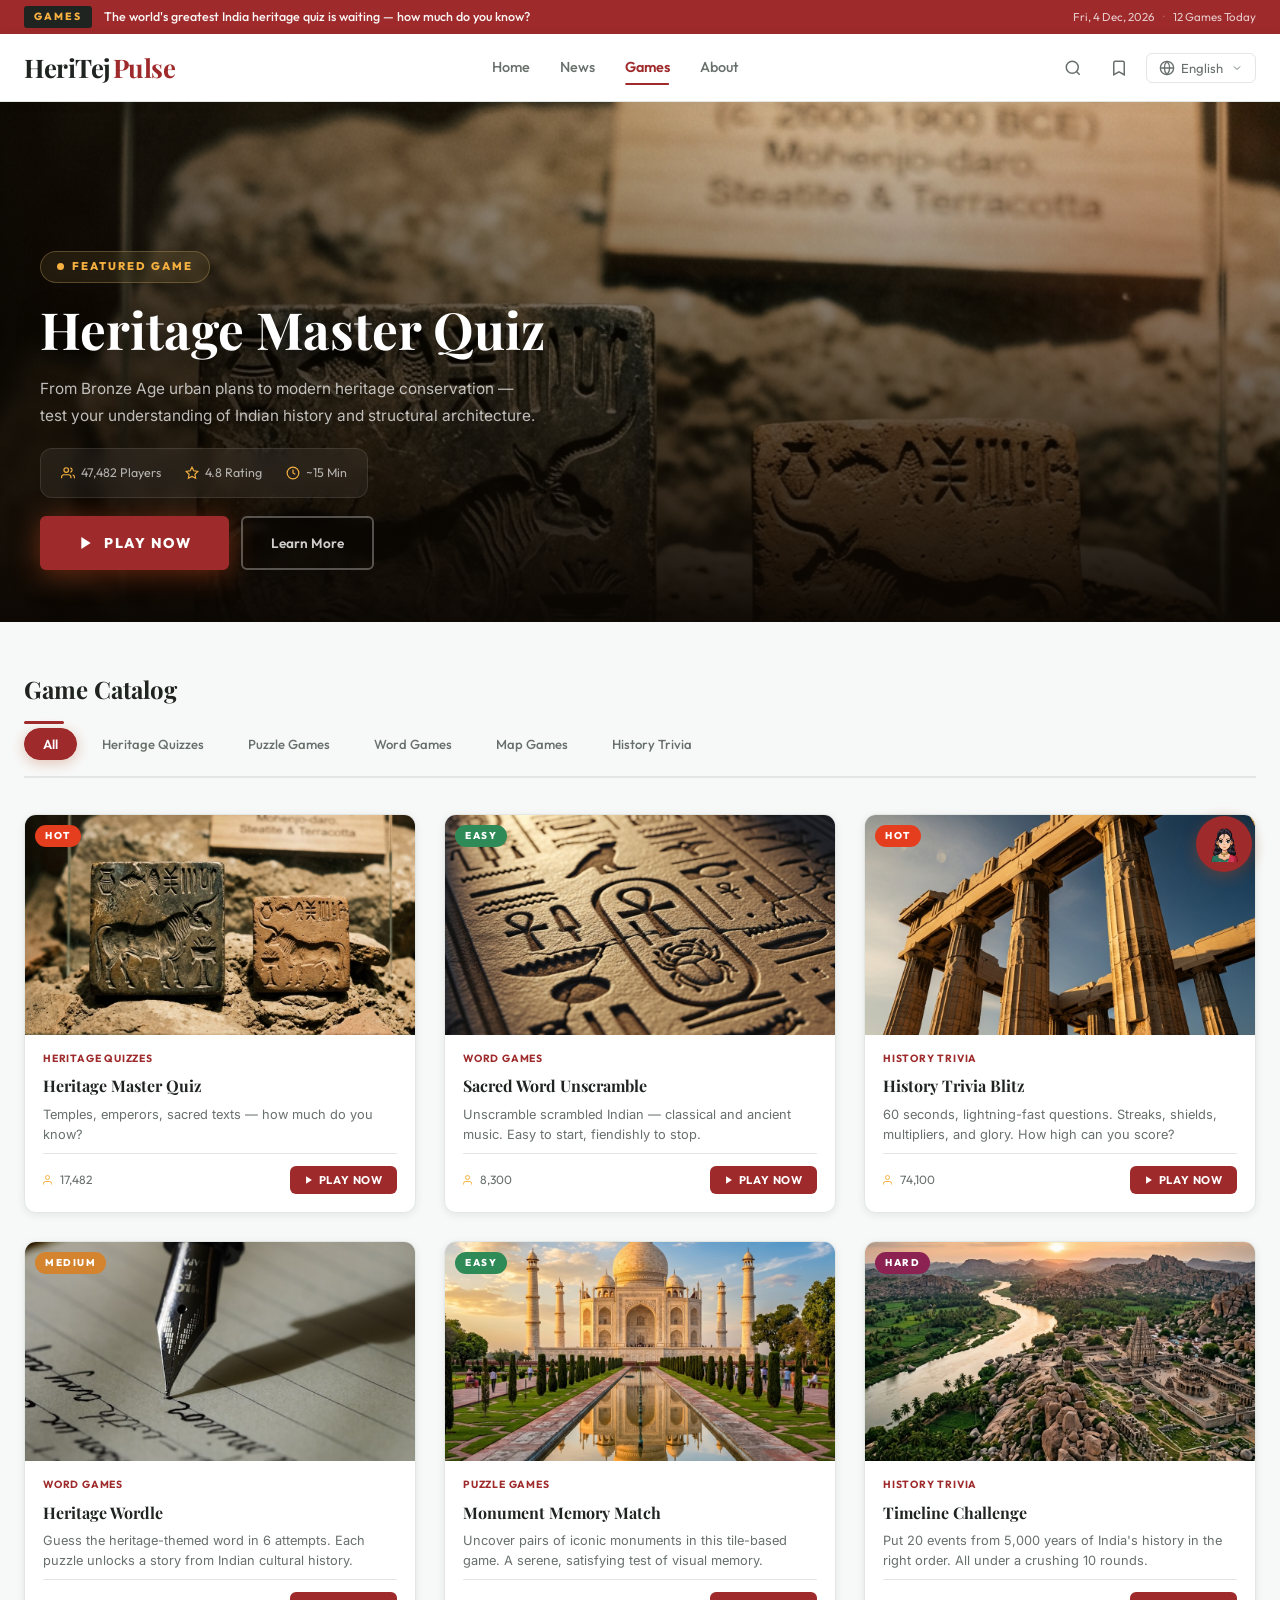
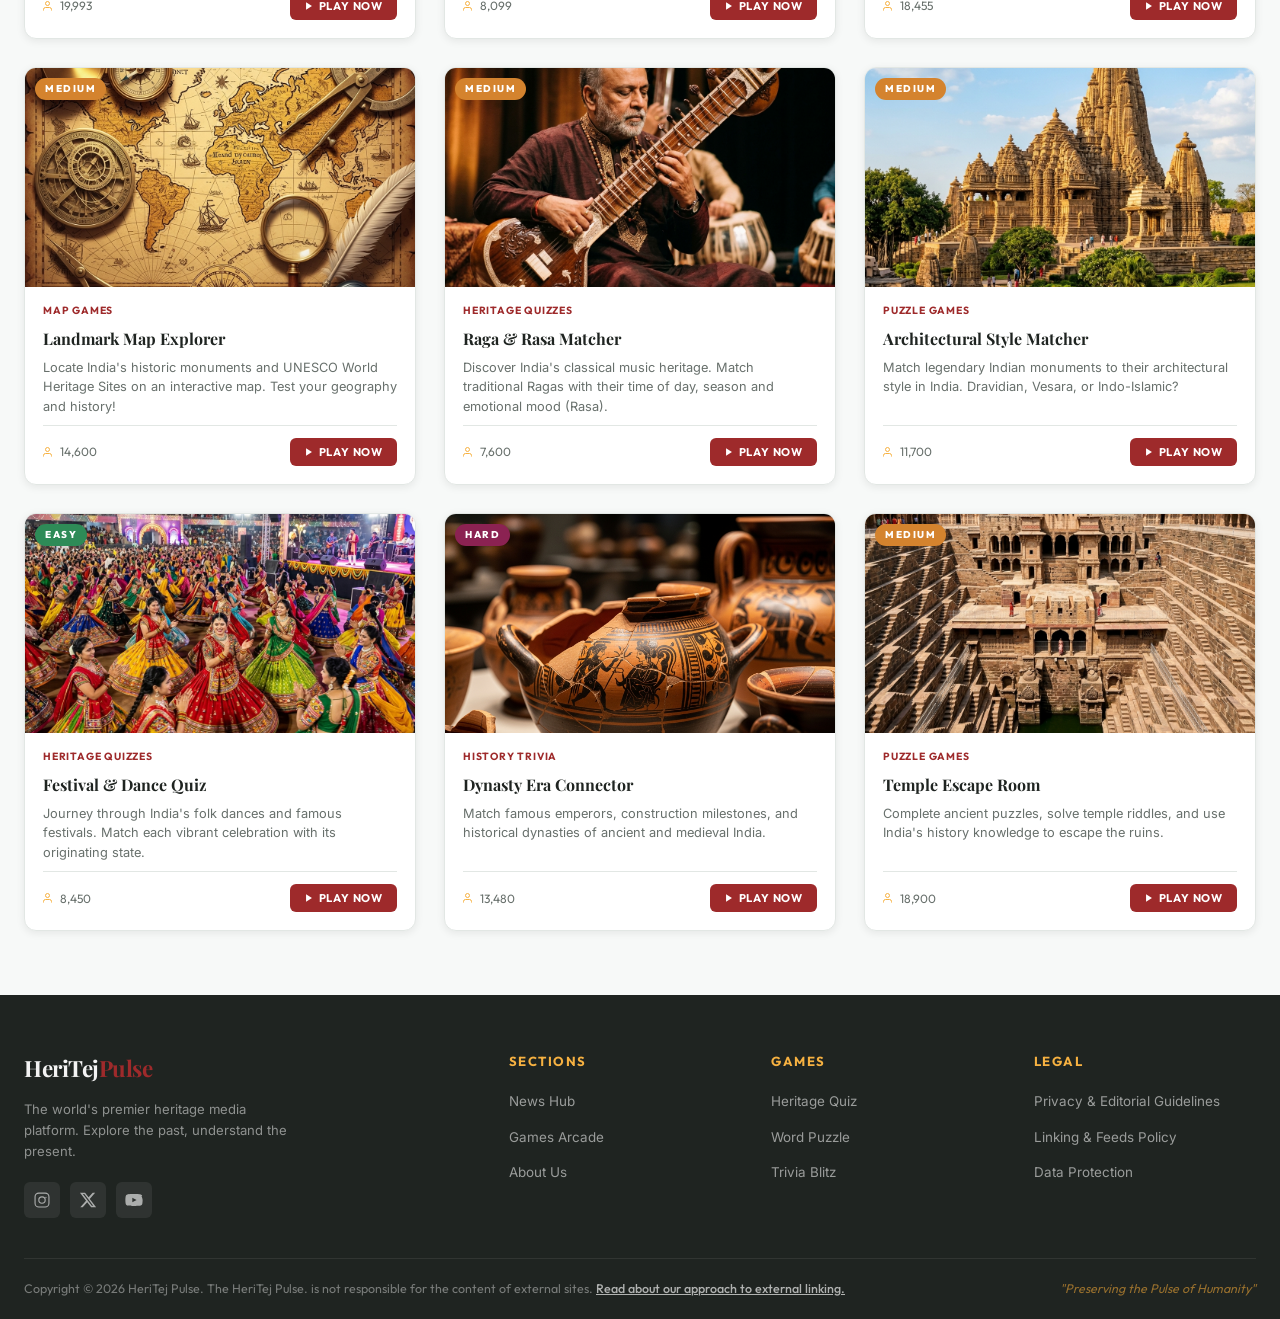
<file: games.html>
<!DOCTYPE html>
<html lang="en">
<head>
  <meta charset="UTF-8" />
  <meta name="viewport" content="width=device-width, initial-scale=1.0" />
  <!-- Dynamic Preloader -->
  <script src="preloader.js"></script>
  <meta name="description" content="HeriTej Pulse Games — Play heritage quizzes, word games, map games, history trivia and more. Test your knowledge of Indian civilisation." />
  <title>Games Arcade | HeriTej Pulse</title>
  <link rel="preconnect" href="https://fonts.googleapis.com" />
  <link rel="preconnect" href="https://fonts.gstatic.com" crossorigin />
  <link href="https://fonts.googleapis.com/css2?family=Playfair+Display:ital,wght@0,400;0,600;0,700;1,400&family=Inter:wght@300;400;500;600&family=Outfit:wght@300;400;500;600;700&display=swap" rel="stylesheet" />
  <link rel="stylesheet" href="style.css" />
  <link rel="stylesheet" href="games.css" />
  <!-- Chatbot CSS -->
  <link rel="stylesheet" href="chatbot.css" />
  <!-- AI Features CSS -->
  <link rel="stylesheet" href="ai-all-features.css" />
  <!-- Google Translate File Origin / CORS relative-protocol Fix -->
  <script type="text/javascript">
    (function() {
      const origCE = document.createElement;
      document.createElement = function(tag, options) {
        const el = origCE.call(document, tag, options);
        const t = tag.toLowerCase();
        if (t === 'script' || t === 'iframe') {
          const desc = Object.getOwnPropertyDescriptor(HTMLScriptElement.prototype, 'src') || 
                       Object.getOwnPropertyDescriptor(HTMLIFrameElement.prototype, 'src') ||
                       Object.getOwnPropertyDescriptor(Element.prototype, 'src');
          Object.defineProperty(el, 'src', {
            set: function(v) {
              if (typeof v === 'string') {
                if (v.startsWith('//')) v = 'https:' + v;
                else if (v.startsWith('file://translate.')) v = v.replace('file://', 'https://');
              }
              if (desc && desc.set) desc.set.call(this, v);
              else this.setAttribute('src', v);
            },
            get: function() {
              return desc && desc.get ? desc.get.call(this) : this.getAttribute('src');
            },
            configurable: true
          });
        } else if (t === 'link') {
          const desc = Object.getOwnPropertyDescriptor(HTMLLinkElement.prototype, 'href') ||
                       Object.getOwnPropertyDescriptor(Element.prototype, 'href');
          Object.defineProperty(el, 'href', {
            set: function(v) {
              if (typeof v === 'string') {
                if (v.startsWith('//')) v = 'https:' + v;
                else if (v.startsWith('file://translate.')) v = v.replace('file://', 'https://');
              }
              if (desc && desc.set) desc.set.call(this, v);
              else this.setAttribute('href', v);
            },
            get: function() {
              return desc && desc.get ? desc.get.call(this) : this.getAttribute('href');
            },
            configurable: true
          });
        }
        return el;
      };
    })();
  </script>
</head>
<body>

  <!-- ══════════ TOP BAR ══════════ -->
  <div class="article-topbar" id="topbar">
    <div class="atb-inner">
      <span class="atb-breaking">GAMES</span>
      <span class="atb-title">The world's greatest India heritage quiz is waiting — how much do you know?</span>
      <div class="atb-right">
        <span id="atb-date"></span>
        <span class="atb-sep">·</span>
        <span>12 Games Today</span>
      </div>
    </div>
  </div>

  <!-- ══════════ NAVBAR ══════════ -->
  <header class="navbar" id="navbar">
    <div class="navbar-inner">
      <div class="nav-logo">
        <a href="index.html" id="logo-link">
          <span class="logo-heri">HeriTej</span><span class="logo-pulse">Pulse</span>
        </a>
      </div>
      <nav class="nav-links" id="nav-links">
        <a href="index.html" class="nav-item" id="nav-home">Home</a>
        <a href="news.html"  class="nav-item" id="nav-news">News</a>
        <a href="games.html" class="nav-item active" id="nav-games">Games</a>
        <a href="about.html" class="nav-item" id="nav-about">About</a>
      </nav>
      <div class="nav-actions">
        <button class="nav-icon-btn" id="search-btn" aria-label="Search">
          <svg width="18" height="18" fill="none" stroke="currentColor" stroke-width="2" viewBox="0 0 24 24"><circle cx="11" cy="11" r="8"/><path d="m21 21-4.35-4.35"/></svg>
        </button>
        <button class="nav-icon-btn" id="bookmark-btn" aria-label="Bookmarks">
          <svg width="18" height="18" fill="none" stroke="currentColor" stroke-width="2" viewBox="0 0 24 24"><path d="m19 21-7-4-7 4V5a2 2 0 0 1 2-2h10a2 2 0 0 1 2 2z"/></svg>
        </button>
        <div class="lang-selector-container">
          <button class="lang-selector" id="lang-selector-btn" aria-haspopup="listbox" aria-expanded="false">
            <svg class="lang-globe-icon" width="16" height="16" fill="none" stroke="currentColor" stroke-width="2" viewBox="0 0 24 24">
              <circle cx="12" cy="12" r="10"/>
              <path d="M12 2a14.5 14.5 0 0 0 0 20M12 2a14.5 14.5 0 0 1 0 20M2 12h20"/>
            </svg>
            <span class="lang-current">English</span>
            <svg class="lang-chevron-icon" width="12" height="12" fill="none" stroke="currentColor" stroke-width="2" viewBox="0 0 24 24">
              <path d="m6 9 6 6 6-6"/>
            </svg>
          </button>
          <ul class="lang-dropdown" id="lang-dropdown-list" role="listbox">
            <li class="lang-option active" data-lang="en" role="option" aria-selected="true">English</li>
            <li class="lang-option" data-lang="hi" role="option" aria-selected="false">Hindi</li>
            <li class="lang-option" data-lang="sa" role="option" aria-selected="false">Sanskrit</li>
            <li class="lang-option" data-lang="ta" role="option" aria-selected="false">Tamil</li>
            <li class="lang-option" data-lang="te" role="option" aria-selected="false">Telugu</li>
            <li class="lang-option" data-lang="mr" role="option" aria-selected="false">Marathi</li>
            <li class="lang-option" data-lang="bn" role="option" aria-selected="false">Bengali</li>
            <li class="lang-option" data-lang="as" role="option" aria-selected="false">Assamese</li>
            <li class="lang-option" data-lang="es" role="option" aria-selected="false">Spanish</li>
            <li class="lang-option" data-lang="fr" role="option" aria-selected="false">French</li>
          </ul>
        </div>
        <button class="hamburger" id="hamburger" aria-label="Menu">
          <span></span><span></span><span></span>
        </button>
      </div>
    </div>
    <div class="search-overlay" id="search-overlay">
      <input type="text" id="search-input" placeholder="Search games…" autocomplete="off" />
      <button id="search-close">✕</button>
    </div>
  </header>

  <!-- ══════════ FEATURED GAME HERO ══════════ -->
  <section class="game-hero" id="game-hero">
    <!-- Background image fills the entire hero -->
    <div class="gh-image" id="gh-image">
      <img src="images/games/Heritage Master Quiz.png" alt="Heritage Master Quiz" />
      <div class="gh-img-overlay"></div>
    </div>
    <!-- Content overlays the image -->
    <div class="gh-content">
      <div class="gh-text">
        <span class="gh-badge" id="gh-badge">
          <span class="gh-badge-dot"></span>
          FEATURED GAME
        </span>
        <h1 class="gh-title" id="gh-title">Heritage Master Quiz</h1>
        <p class="gh-desc" id="gh-desc">From Bronze Age urban plans to modern heritage conservation — test your understanding of Indian history and structural architecture.</p>
        <div class="gh-stats" id="gh-stats">
          <div class="gh-stat">
            <svg width="14" height="14" fill="none" stroke="currentColor" stroke-width="2" viewBox="0 0 24 24"><path d="M17 21v-2a4 4 0 0 0-4-4H5a4 4 0 0 0-4 4v2"/><circle cx="9" cy="7" r="4"/><path d="M23 21v-2a4 4 0 0 0-3-3.87"/><path d="M16 3.13a4 4 0 0 1 0 7.75"/></svg>
            <span>47,482 Players</span>
          </div>
          <div class="gh-stat">
            <svg width="14" height="14" fill="none" stroke="currentColor" stroke-width="2" viewBox="0 0 24 24"><polygon points="12 2 15.09 8.26 22 9.27 17 14.14 18.18 21.02 12 17.77 5.82 21.02 7 14.14 2 9.27 8.91 8.26 12 2"/></svg>
            <span>4.8 Rating</span>
          </div>
          <div class="gh-stat">
            <svg width="14" height="14" fill="none" stroke="currentColor" stroke-width="2" viewBox="0 0 24 24"><circle cx="12" cy="12" r="10"/><polyline points="12 6 12 12 16 14"/></svg>
            <span>~15 Min</span>
          </div>
        </div>
        <div class="gh-actions">
          <button class="btn-play-now" id="btn-play-hero" onclick="openGame('heritage-master-quiz')">
            <svg width="16" height="16" fill="currentColor" viewBox="0 0 24 24"><polygon points="5 3 19 12 5 21 5 3"/></svg>
            PLAY NOW
          </button>
          <button class="btn-learn-more" id="btn-learn-hero">Learn More</button>
        </div>
      </div>
    </div>
  </section>

  <!-- ══════════ GAME CATALOG ══════════ -->
  <section class="game-catalog" id="game-catalog">
    <div class="container">

      <!-- Catalog Header + Filters -->
      <div class="catalog-header" id="catalog-header">
        <h2 class="section-title">Game Catalog</h2>
      </div>
      <div class="game-filters" id="game-filters">
        <button class="gf-btn active" data-cat="all" id="gf-all">All</button>
        <button class="gf-btn" data-cat="heritage-quizzes" id="gf-hq">Heritage Quizzes</button>
        <button class="gf-btn" data-cat="puzzle-games" id="gf-pg">Puzzle Games</button>
        <button class="gf-btn" data-cat="word-games" id="gf-wg">Word Games</button>
        <button class="gf-btn" data-cat="map-games" id="gf-mg">Map Games</button>
        <button class="gf-btn" data-cat="history-trivia" id="gf-ht">History Trivia</button>
      </div>

      <!-- Games Grid -->
      <div class="games-grid" id="games-grid">

        <!-- Game 1 -->
        <div class="game-card" data-cat="heritage-quizzes" id="game-1" onclick="openGame('heritage-master-quiz')">
          <div class="gc-img-wrap">
            <img src="images/games/Heritage Master Quiz.png" alt="Heritage Master Quiz" />
            <span class="gc-difficulty hot">HOT</span>
            <div class="gc-play-overlay">
              <div class="gc-play-btn">
                <svg width="24" height="24" fill="white" viewBox="0 0 24 24"><polygon points="5 3 19 12 5 21 5 3"/></svg>
              </div>
            </div>
          </div>
          <div class="gc-body">
            <div class="gc-cat-row">
              <span class="gc-cat">Heritage Quizzes</span>
            </div>
            <h3 class="gc-title">Heritage Master Quiz</h3>
            <p class="gc-desc">Temples, emperors, sacred texts — how much do you know?</p>
            <div class="gc-footer">
              <span class="gc-players">
                <svg width="12" height="12" fill="none" stroke="currentColor" stroke-width="2" viewBox="0 0 24 24"><path d="M17 21v-2a4 4 0 0 0-4-4H5a4 4 0 0 0-4 4v2"/><circle cx="9" cy="7" r="4"/></svg>
                17,482
              </span>
              <button class="gc-play-btn-small" onclick="event.stopPropagation(); openGame('heritage-master-quiz')">
                <svg width="10" height="10" fill="currentColor" viewBox="0 0 24 24"><polygon points="5 3 19 12 5 21 5 3"/></svg>
                PLAY NOW
              </button>
            </div>
          </div>
        </div>

        <!-- Game 2 -->
        <div class="game-card" data-cat="word-games" id="game-2" onclick="openGame('sacred-word-unscramble')">
          <div class="gc-img-wrap">
            <img src="images/games/Sacred Word Unscramble.png" alt="Sacred Word Unscramble" />
            <span class="gc-difficulty easy">EASY</span>
            <div class="gc-play-overlay">
              <div class="gc-play-btn">
                <svg width="24" height="24" fill="white" viewBox="0 0 24 24"><polygon points="5 3 19 12 5 21 5 3"/></svg>
              </div>
            </div>
          </div>
          <div class="gc-body">
            <div class="gc-cat-row">
              <span class="gc-cat">Word Games</span>
            </div>
            <h3 class="gc-title">Sacred Word Unscramble</h3>
            <p class="gc-desc">Unscramble scrambled Indian — classical and ancient music. Easy to start, fiendishly to stop.</p>
            <div class="gc-footer">
              <span class="gc-players">
                <svg width="12" height="12" fill="none" stroke="currentColor" stroke-width="2" viewBox="0 0 24 24"><path d="M17 21v-2a4 4 0 0 0-4-4H5a4 4 0 0 0-4 4v2"/><circle cx="9" cy="7" r="4"/></svg>
                8,300
              </span>
              <button class="gc-play-btn-small" onclick="event.stopPropagation(); openGame('sacred-word-unscramble')">
                <svg width="10" height="10" fill="currentColor" viewBox="0 0 24 24"><polygon points="5 3 19 12 5 21 5 3"/></svg>
                PLAY NOW
              </button>
            </div>
          </div>
        </div>

        <!-- Game 3 -->
        <div class="game-card" data-cat="history-trivia" id="game-3" onclick="openGame('history-trivia-blitz')">
          <div class="gc-img-wrap">
            <img src="images/games/History Trivia Blitz.png" alt="History Trivia Blitz" />
            <span class="gc-difficulty hot">HOT</span>
            <div class="gc-play-overlay">
              <div class="gc-play-btn">
                <svg width="24" height="24" fill="white" viewBox="0 0 24 24"><polygon points="5 3 19 12 5 21 5 3"/></svg>
              </div>
            </div>
          </div>
          <div class="gc-body">
            <div class="gc-cat-row">
              <span class="gc-cat">History Trivia</span>
            </div>
            <h3 class="gc-title">History Trivia Blitz</h3>
            <p class="gc-desc">60 seconds, lightning-fast questions. Streaks, shields, multipliers, and glory. How high can you score?</p>
            <div class="gc-footer">
              <span class="gc-players">
                <svg width="12" height="12" fill="none" stroke="currentColor" stroke-width="2" viewBox="0 0 24 24"><path d="M17 21v-2a4 4 0 0 0-4-4H5a4 4 0 0 0-4 4v2"/><circle cx="9" cy="7" r="4"/></svg>
                74,100
              </span>
              <button class="gc-play-btn-small" onclick="event.stopPropagation(); openGame('history-trivia-blitz')">
                <svg width="10" height="10" fill="currentColor" viewBox="0 0 24 24"><polygon points="5 3 19 12 5 21 5 3"/></svg>
                PLAY NOW
              </button>
            </div>
          </div>
        </div>

        <!-- Game 4 -->
        <div class="game-card" data-cat="word-games" id="game-4" onclick="openGame('heritage-wordle')">
          <div class="gc-img-wrap">
            <img src="images/games/Heritage Wordle.jpg" alt="Heritage Wordle" />
            <span class="gc-difficulty medium">MEDIUM</span>
            <div class="gc-play-overlay">
              <div class="gc-play-btn">
                <svg width="24" height="24" fill="white" viewBox="0 0 24 24"><polygon points="5 3 19 12 5 21 5 3"/></svg>
              </div>
            </div>
          </div>
          <div class="gc-body">
            <div class="gc-cat-row">
              <span class="gc-cat">Word Games</span>
            </div>
            <h3 class="gc-title">Heritage Wordle</h3>
            <p class="gc-desc">Guess the heritage-themed word in 6 attempts. Each puzzle unlocks a story from Indian cultural history.</p>
            <div class="gc-footer">
              <span class="gc-players">
                <svg width="12" height="12" fill="none" stroke="currentColor" stroke-width="2" viewBox="0 0 24 24"><path d="M17 21v-2a4 4 0 0 0-4-4H5a4 4 0 0 0-4 4v2"/><circle cx="9" cy="7" r="4"/></svg>
                19,993
              </span>
              <button class="gc-play-btn-small" onclick="event.stopPropagation(); openGame('heritage-wordle')">
                <svg width="10" height="10" fill="currentColor" viewBox="0 0 24 24"><polygon points="5 3 19 12 5 21 5 3"/></svg>
                PLAY NOW
              </button>
            </div>
          </div>
        </div>

        <!-- Game 5 -->
        <div class="game-card" data-cat="puzzle-games" id="game-5" onclick="openGame('monument-memory-match')">
          <div class="gc-img-wrap">
            <img src="images/games/Monument Memory Match.png" alt="Monument Memory Match" />
            <span class="gc-difficulty easy">EASY</span>
            <div class="gc-play-overlay">
              <div class="gc-play-btn">
                <svg width="24" height="24" fill="white" viewBox="0 0 24 24"><polygon points="5 3 19 12 5 21 5 3"/></svg>
              </div>
            </div>
          </div>
          <div class="gc-body">
            <div class="gc-cat-row">
              <span class="gc-cat">Puzzle Games</span>
            </div>
            <h3 class="gc-title">Monument Memory Match</h3>
            <p class="gc-desc">Uncover pairs of iconic monuments in this tile-based game. A serene, satisfying test of visual memory.</p>
            <div class="gc-footer">
              <span class="gc-players">
                <svg width="12" height="12" fill="none" stroke="currentColor" stroke-width="2" viewBox="0 0 24 24"><path d="M17 21v-2a4 4 0 0 0-4-4H5a4 4 0 0 0-4 4v2"/><circle cx="9" cy="7" r="4"/></svg>
                8,099
              </span>
              <button class="gc-play-btn-small" onclick="event.stopPropagation(); openGame('monument-memory-match')">
                <svg width="10" height="10" fill="currentColor" viewBox="0 0 24 24"><polygon points="5 3 19 12 5 21 5 3"/></svg>
                PLAY NOW
              </button>
            </div>
          </div>
        </div>

        <!-- Game 6 -->
        <div class="game-card" data-cat="history-trivia" id="game-6" onclick="openGame('timeline-challenge')">
          <div class="gc-img-wrap">
            <img src="images/games/Timeline Challenge.png" alt="Timeline Challenge" />
            <span class="gc-difficulty hard">HARD</span>
            <div class="gc-play-overlay">
              <div class="gc-play-btn">
                <svg width="24" height="24" fill="white" viewBox="0 0 24 24"><polygon points="5 3 19 12 5 21 5 3"/></svg>
              </div>
            </div>
          </div>
          <div class="gc-body">
            <div class="gc-cat-row">
              <span class="gc-cat">History Trivia</span>
            </div>
            <h3 class="gc-title">Timeline Challenge</h3>
            <p class="gc-desc">Put 20 events from 5,000 years of India's history in the right order. All under a crushing 10 rounds.</p>
            <div class="gc-footer">
              <span class="gc-players">
                <svg width="12" height="12" fill="none" stroke="currentColor" stroke-width="2" viewBox="0 0 24 24"><path d="M17 21v-2a4 4 0 0 0-4-4H5a4 4 0 0 0-4 4v2"/><circle cx="9" cy="7" r="4"/></svg>
                18,455
              </span>
              <button class="gc-play-btn-small" onclick="event.stopPropagation(); openGame('timeline-challenge')">
                <svg width="10" height="10" fill="currentColor" viewBox="0 0 24 24"><polygon points="5 3 19 12 5 21 5 3"/></svg>
                PLAY NOW
              </button>
            </div>
          </div>
        </div>

        <!-- Game 7 -->
        <div class="game-card" data-cat="map-games" id="game-7" onclick="openGame('landmark-map-explorer')">
          <div class="gc-img-wrap">
            <img src="images/games/Landmark Map Explorer.png" alt="Landmark Map Explorer" />
            <span class="gc-difficulty medium">MEDIUM</span>
            <div class="gc-play-overlay">
              <div class="gc-play-btn">
                <svg width="24" height="24" fill="white" viewBox="0 0 24 24"><polygon points="5 3 19 12 5 21 5 3"/></svg>
              </div>
            </div>
          </div>
          <div class="gc-body">
            <div class="gc-cat-row">
              <span class="gc-cat">Map Games</span>
            </div>
            <h3 class="gc-title">Landmark Map Explorer</h3>
            <p class="gc-desc">Locate India's historic monuments and UNESCO World Heritage Sites on an interactive map. Test your geography and history!</p>
            <div class="gc-footer">
              <span class="gc-players">
                <svg width="12" height="12" fill="none" stroke="currentColor" stroke-width="2" viewBox="0 0 24 24"><path d="M17 21v-2a4 4 0 0 0-4-4H5a4 4 0 0 0-4 4v2"/><circle cx="9" cy="7" r="4"/></svg>
                14,600
              </span>
              <button class="gc-play-btn-small" onclick="event.stopPropagation(); openGame('landmark-map-explorer')">
                <svg width="10" height="10" fill="currentColor" viewBox="0 0 24 24"><polygon points="5 3 19 12 5 21 5 3"/></svg>
                PLAY NOW
              </button>
            </div>
          </div>
        </div>

        <!-- Game 8 -->
        <div class="game-card" data-cat="heritage-quizzes" id="game-8" onclick="openGame('raga-rasa-matcher')">
          <div class="gc-img-wrap">
            <img src="images/games/Raga & Rasa Matcher.png" alt="Raga &amp; Rasa Matcher" />
            <span class="gc-difficulty medium">MEDIUM</span>
            <div class="gc-play-overlay">
              <div class="gc-play-btn">
                <svg width="24" height="24" fill="white" viewBox="0 0 24 24"><polygon points="5 3 19 12 5 21 5 3"/></svg>
              </div>
            </div>
          </div>
          <div class="gc-body">
            <div class="gc-cat-row">
              <span class="gc-cat">Heritage Quizzes</span>
            </div>
            <h3 class="gc-title">Raga &amp; Rasa Matcher</h3>
            <p class="gc-desc">Discover India's classical music heritage. Match traditional Ragas with their time of day, season and emotional mood (Rasa).</p>
            <div class="gc-footer">
              <span class="gc-players">
                <svg width="12" height="12" fill="none" stroke="currentColor" stroke-width="2" viewBox="0 0 24 24"><path d="M17 21v-2a4 4 0 0 0-4-4H5a4 4 0 0 0-4 4v2"/><circle cx="9" cy="7" r="4"/></svg>
                7,600
              </span>
              <button class="gc-play-btn-small" onclick="event.stopPropagation(); openGame('raga-rasa-matcher')">
                <svg width="10" height="10" fill="currentColor" viewBox="0 0 24 24"><polygon points="5 3 19 12 5 21 5 3"/></svg>
                PLAY NOW
              </button>
            </div>
          </div>
        </div>

        <!-- Game 9 -->
        <div class="game-card" data-cat="puzzle-games" id="game-9" onclick="openGame('architectural-style-matcher')">
          <div class="gc-img-wrap">
            <img src="images/games/Architectural Style Matcher.png" alt="Architectural Style Matcher" />
            <span class="gc-difficulty medium">MEDIUM</span>
            <div class="gc-play-overlay">
              <div class="gc-play-btn">
                <svg width="24" height="24" fill="white" viewBox="0 0 24 24"><polygon points="5 3 19 12 5 21 5 3"/></svg>
              </div>
            </div>
          </div>
          <div class="gc-body">
            <div class="gc-cat-row">
              <span class="gc-cat">Puzzle Games</span>
            </div>
            <h3 class="gc-title">Architectural Style Matcher</h3>
            <p class="gc-desc">Match legendary Indian monuments to their architectural style in India. Dravidian, Vesara, or Indo-Islamic?</p>
            <div class="gc-footer">
              <span class="gc-players">
                <svg width="12" height="12" fill="none" stroke="currentColor" stroke-width="2" viewBox="0 0 24 24"><path d="M17 21v-2a4 4 0 0 0-4-4H5a4 4 0 0 0-4 4v2"/><circle cx="9" cy="7" r="4"/></svg>
                11,700
              </span>
              <button class="gc-play-btn-small" onclick="event.stopPropagation(); openGame('architectural-style-matcher')">
                <svg width="10" height="10" fill="currentColor" viewBox="0 0 24 24"><polygon points="5 3 19 12 5 21 5 3"/></svg>
                PLAY NOW
              </button>
            </div>
          </div>
        </div>

        <!-- Game 10 -->
        <div class="game-card" data-cat="heritage-quizzes" id="game-10" onclick="openGame('festival-dance-quiz')">
          <div class="gc-img-wrap">
            <img src="images/games/Festival & Dance Quiz.png" alt="Festival &amp; Dance Quiz" />
            <span class="gc-difficulty easy">EASY</span>
            <div class="gc-play-overlay">
              <div class="gc-play-btn">
                <svg width="24" height="24" fill="white" viewBox="0 0 24 24"><polygon points="5 3 19 12 5 21 5 3"/></svg>
              </div>
            </div>
          </div>
          <div class="gc-body">
            <div class="gc-cat-row">
              <span class="gc-cat">Heritage Quizzes</span>
            </div>
            <h3 class="gc-title">Festival &amp; Dance Quiz</h3>
            <p class="gc-desc">Journey through India's folk dances and famous festivals. Match each vibrant celebration with its originating state.</p>
            <div class="gc-footer">
              <span class="gc-players">
                <svg width="12" height="12" fill="none" stroke="currentColor" stroke-width="2" viewBox="0 0 24 24"><path d="M17 21v-2a4 4 0 0 0-4-4H5a4 4 0 0 0-4 4v2"/><circle cx="9" cy="7" r="4"/></svg>
                8,450
              </span>
              <button class="gc-play-btn-small" onclick="event.stopPropagation(); openGame('festival-dance-quiz')">
                <svg width="10" height="10" fill="currentColor" viewBox="0 0 24 24"><polygon points="5 3 19 12 5 21 5 3"/></svg>
                PLAY NOW
              </button>
            </div>
          </div>
        </div>

        <!-- Game 11 -->
        <div class="game-card" data-cat="history-trivia" id="game-11" onclick="openGame('dynasty-era-connector')">
          <div class="gc-img-wrap">
            <img src="images/games/Dynasty Era Connector.png" alt="Dynasty Era Connector" />
            <span class="gc-difficulty hard">HARD</span>
            <div class="gc-play-overlay">
              <div class="gc-play-btn">
                <svg width="24" height="24" fill="white" viewBox="0 0 24 24"><polygon points="5 3 19 12 5 21 5 3"/></svg>
              </div>
            </div>
          </div>
          <div class="gc-body">
            <div class="gc-cat-row">
              <span class="gc-cat">History Trivia</span>
            </div>
            <h3 class="gc-title">Dynasty Era Connector</h3>
            <p class="gc-desc">Match famous emperors, construction milestones, and historical dynasties of ancient and medieval India.</p>
            <div class="gc-footer">
              <span class="gc-players">
                <svg width="12" height="12" fill="none" stroke="currentColor" stroke-width="2" viewBox="0 0 24 24"><path d="M17 21v-2a4 4 0 0 0-4-4H5a4 4 0 0 0-4 4v2"/><circle cx="9" cy="7" r="4"/></svg>
                13,480
              </span>
              <button class="gc-play-btn-small" onclick="event.stopPropagation(); openGame('dynasty-era-connector')">
                <svg width="10" height="10" fill="currentColor" viewBox="0 0 24 24"><polygon points="5 3 19 12 5 21 5 3"/></svg>
                PLAY NOW
              </button>
            </div>
          </div>
        </div>

        <!-- Game 12 -->
        <div class="game-card" data-cat="puzzle-games" id="game-12" onclick="openGame('temple-escape-room')">
          <div class="gc-img-wrap">
            <img src="images/games/Temple Escape Room.png" alt="Temple Escape Room" />
            <span class="gc-difficulty medium">MEDIUM</span>
            <div class="gc-play-overlay">
              <div class="gc-play-btn">
                <svg width="24" height="24" fill="white" viewBox="0 0 24 24"><polygon points="5 3 19 12 5 21 5 3"/></svg>
              </div>
            </div>
          </div>
          <div class="gc-body">
            <div class="gc-cat-row">
              <span class="gc-cat">Puzzle Games</span>
            </div>
            <h3 class="gc-title">Temple Escape Room</h3>
            <p class="gc-desc">Complete ancient puzzles, solve temple riddles, and use India's history knowledge to escape the ruins.</p>
            <div class="gc-footer">
              <span class="gc-players">
                <svg width="12" height="12" fill="none" stroke="currentColor" stroke-width="2" viewBox="0 0 24 24"><path d="M17 21v-2a4 4 0 0 0-4-4H5a4 4 0 0 0-4 4v2"/><circle cx="9" cy="7" r="4"/></svg>
                18,900
              </span>
              <button class="gc-play-btn-small" onclick="event.stopPropagation(); openGame('temple-escape-room')">
                <svg width="10" height="10" fill="currentColor" viewBox="0 0 24 24"><polygon points="5 3 19 12 5 21 5 3"/></svg>
                PLAY NOW
              </button>
            </div>
          </div>
        </div>

      </div><!-- /games-grid -->

      <!-- No Results -->
      <div class="no-results" id="no-results" style="display:none;">
        <div class="no-results-icon">🎮</div>
        <h3>No games in this category yet</h3>
        <p>Check back soon — new games drop every week!</p>
        <button class="btn-reset-filter" id="btn-reset-filter">Show All Games</button>
      </div>

    </div><!-- /container -->
  </section>

  <!-- ══════════ GAME MODAL ══════════ -->
  <div class="game-modal-overlay" id="game-modal-overlay" onclick="closeModal(event)">
    <div class="game-modal" id="game-modal">
      <button class="modal-close" id="modal-close" onclick="closeGameModal()" aria-label="Close">
        <svg width="14" height="14" fill="none" stroke="currentColor" stroke-width="2.5" viewBox="0 0 24 24"><line x1="18" y1="6" x2="6" y2="18"/><line x1="6" y1="6" x2="18" y2="18"/></svg>
        Quit
      </button>
      <div class="modal-inner" id="modal-inner">
        <!-- Injected by JS -->
      </div>
    </div>
  </div>

  <!-- ══════════ FOOTER ══════════ -->
  <footer class="footer" id="footer">
    <div class="container">
      <div class="footer-grid">
        <div class="footer-brand" id="footer-brand">
          <a href="index.html" class="footer-logo">
            <span class="logo-heri">HeriTej</span><span class="logo-pulse">Pulse</span>
          </a>
          <p class="footer-tagline">The world's premier heritage media platform. Explore the past, understand the present.</p>
          <div class="footer-socials">
            <a href="#" class="fsoc" aria-label="Instagram">
              <svg viewBox="0 0 24 24" fill="currentColor" width="18" height="18"><path d="M7.75 2h8.5A5.75 5.75 0 0 1 22 7.75v8.5A5.75 5.75 0 0 1 16.25 22h-8.5A5.75 5.75 0 0 1 2 16.25v-8.5A5.75 5.75 0 0 1 7.75 2zm0 1.5A4.25 4.25 0 0 0 3.5 7.75v8.5A4.25 4.25 0 0 0 7.75 20.5h8.5A4.25 4.25 0 0 0 20.5 16.25v-8.5A4.25 4.25 0 0 0 16.25 3.5h-8.5zM12 7a5 5 0 1 1 0 10A5 5 0 0 1 12 7zm0 1.5a3.5 3.5 0 1 0 0 7 3.5 3.5 0 0 0 0-7zm5.25-.75a.75.75 0 1 1 0 1.5.75.75 0 0 1 0-1.5z"/></svg>
            </a>
            <a href="#" class="fsoc" aria-label="X">
              <svg viewBox="0 0 24 24" fill="currentColor" width="18" height="18"><path d="M18.244 2.25h3.308l-7.227 8.26 8.502 11.24H16.17l-5.214-6.817L4.99 21.75H1.68l7.73-8.835L1.254 2.25H8.08l4.713 6.231zm-1.161 17.52h1.833L7.084 4.126H5.117z"/></svg>
            </a>
            <a href="#" class="fsoc" aria-label="YouTube">
              <svg viewBox="0 0 24 24" fill="currentColor" width="18" height="18"><path d="M23 6.685a3 3 0 0 0-2.11-2.124C19.067 4 12 4 12 4s-7.067 0-8.89.561A3 3 0 0 0 1 6.685C.5 8.52.5 12 .5 12s0 3.48.5 5.315a3 3 0 0 0 2.11 2.124C4.933 20 12 20 12 20s7.067 0 8.89-.561A3 3 0 0 0 23 17.315C23.5 15.48 23.5 12 23.5 12s-.5-3.48-1.5-5.315zM9.75 15.02V8.98L15.5 12l-5.75 3.02z"/></svg>
            </a>
          </div>
        </div>
        <div class="footer-col" id="footer-sections">
          <h4>Sections</h4>
          <ul>
            <li><a href="news.html">News Hub</a></li>
            <li><a href="games.html">Games Arcade</a></li>
            <li><a href="#">About Us</a></li>
          </ul>
        </div>
        <div class="footer-col" id="footer-games">
          <h4>Games</h4>
          <ul>
            <li><a href="#">Heritage Quiz</a></li>
            <li><a href="#">Word Puzzle</a></li>
            <li><a href="#">Trivia Blitz</a></li>
          </ul>
        </div>
        <div class="footer-col" id="footer-legal">
          <h4>Legal</h4>
          <ul>
            <li><a href="privacy.html">Privacy & Editorial Guidelines</a></li>
            <li><a href="privacy.html#feeds">Linking & Feeds Policy</a></li>
            <li><a href="privacy.html#privacy">Data Protection</a></li>
          </ul>
        </div>
      </div>
      <div class="footer-bottom" id="footer-bottom">
        <p>Copyright © 2026 HeriTej Pulse. The HeriTej Pulse. is not responsible for the content of external sites. <a href="privacy.html#linking" style="color: rgba(255,255,255,0.65); text-decoration: underline; font-weight: 500; transition: color 0.2s;" onmouseover="this.style.color='#fff'" onmouseout="this.style.color='rgba(255,255,255,0.65)'">Read about our approach to external linking.</a></p>
        <p class="footer-credit">"Preserving the Pulse of Humanity"</p>
      </div>
    </div>
  </footer>

  <button class="back-to-top" id="back-to-top" aria-label="Back to top">↑</button>



  <script src="games-script.js"></script>
  <!-- Chatbot Script -->
  <script src="chatbot.js"></script>
  <!-- AI Features Script -->
  <script src="ai-all-features.js"></script>
</body>
</html>
</file>
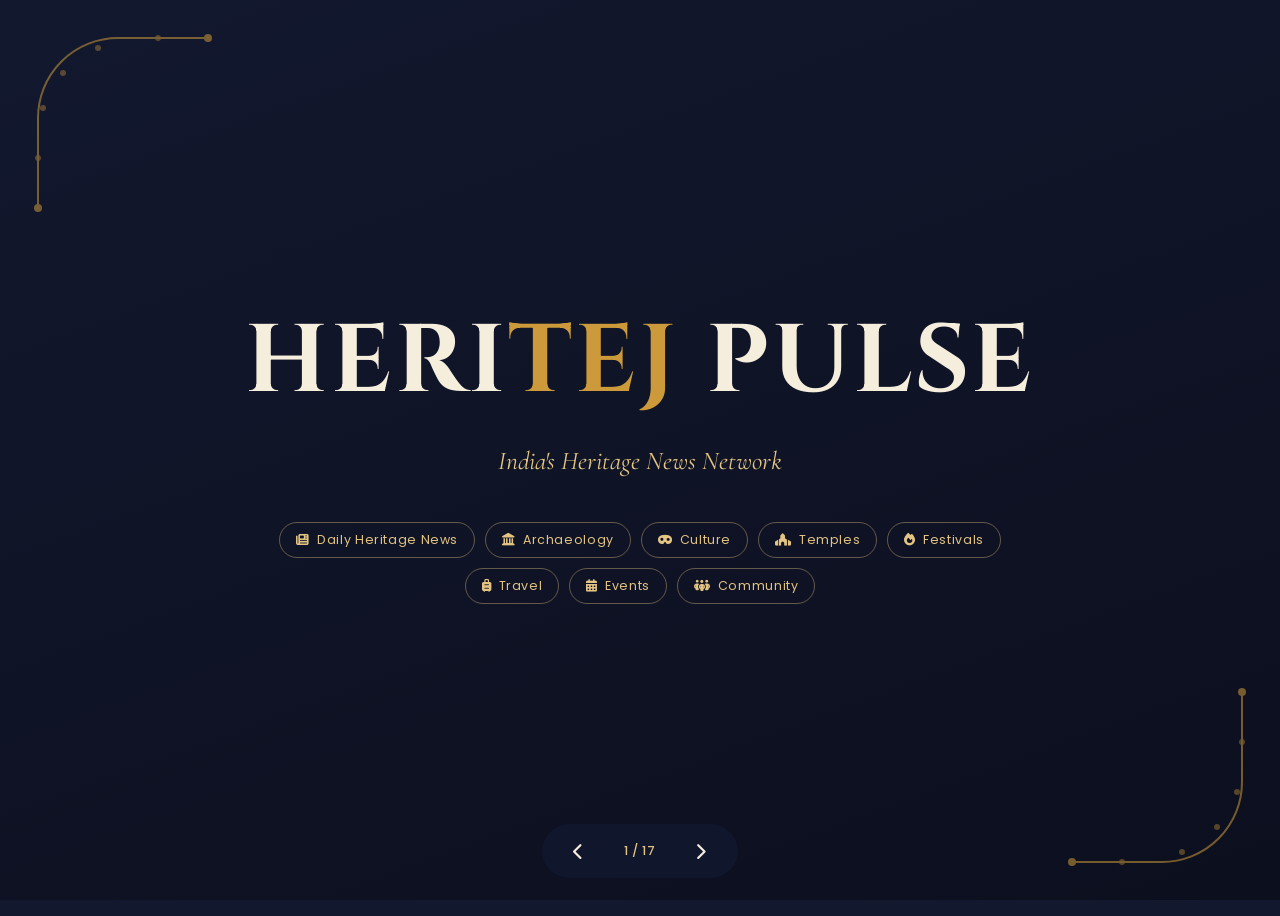
<file: HeriTej_Pulse_Presentation (2).html>
<!DOCTYPE html>
<html lang="en">
<head>
<meta charset="UTF-8">
<title>HeriTej Pulse — Concept Presentation</title>
<meta name="viewport" content="width=device-width, initial-scale=1.0">
<link rel="preconnect" href="https://fonts.googleapis.com">
<link href="https://fonts.googleapis.com/css2?family=Cinzel:wght@500;600;700&family=Poppins:wght@300;400;500;600;700&family=Cormorant+Garamond:ital@1&display=swap" rel="stylesheet">
<link rel="stylesheet" href="https://cdnjs.cloudflare.com/ajax/libs/font-awesome/6.4.0/css/all.min.css">
<style>
  :root{
    --maroon:#7A2A2A;
    --maroon-deep:#5C1F1F;
    --indigo:#12182E;
    --indigo-soft:#1C2440;
    --gold:#CC9A3A;
    --gold-soft:#E4C482;
    --sand:#F6EEDD;
    --sand-line:#e6d8b8;
    --ink:#2A211A;
    --muted:#6b5f4f;
  }
  *{box-sizing:border-box;}
  html,body{margin:0;padding:0;background:var(--indigo);font-family:'Poppins',sans-serif;color:var(--ink);overflow:hidden;height:100%;}

  .deck{position:relative;width:100vw;height:100vh;}

  .slide{
    position:absolute; inset:0;
    display:flex; flex-direction:column;
    opacity:0; visibility:hidden;
    transform:translateY(16px);
    transition:opacity .5s ease, transform .5s ease, visibility .5s;
    padding:6vh 7vw;
  }
  .slide.active{opacity:1; visibility:visible; transform:translateY(0);}
  .slide.light{background:var(--sand); color:var(--ink);}
  .slide.dark{background:linear-gradient(160deg,var(--indigo) 0%, #0c0f1e 100%); color:var(--sand);}

  /* subtle temple-carving dot pattern corner motif — the recurring signature element */
  .motif{
    position:absolute; width:190px; height:190px; pointer-events:none; opacity:.55;
  }
  .motif.tl{top:28px; left:28px;}
  .motif.br{bottom:28px; right:28px; transform:rotate(180deg);}
  .motif svg{width:100%; height:100%;}

  .eyebrow{
    font-family:'Poppins',sans-serif; font-weight:600; letter-spacing:.22em; text-transform:uppercase;
    font-size:12.5px; color:var(--gold); margin-bottom:14px;
  }
  .slide.light .eyebrow{color:var(--maroon);}

  h1.title{
    font-family:'Cinzel',serif; font-weight:600; font-size:clamp(34px,4.6vw,64px);
    margin:0 0 6px 0; line-height:1.08; letter-spacing:.01em;
  }
  .slide.dark h1.title{color:var(--sand);}
  .slide.light h1.title{color:var(--maroon-deep);}

  .subtitle{
    font-family:'Cormorant Garamond',serif; font-style:italic; font-weight:400;
    font-size:clamp(16px,1.6vw,22px); color:var(--gold-soft); max-width:820px; margin-top:8px;
  }
  .slide.light .subtitle{color:var(--muted);}

  .content{flex:1; display:flex; align-items:center; margin-top:2vh;}

  /* ---- grid of feature cards with icon-in-circle ---- */
  .grid{display:grid; gap:22px; width:100%;}
  .grid.cols-4{grid-template-columns:repeat(4,1fr);}
  .grid.cols-3{grid-template-columns:repeat(3,1fr);}
  .grid.cols-2{grid-template-columns:repeat(2,1fr);}

  .card{
    background:rgba(255,255,255,0.75); border-radius:14px; padding:22px 20px;
    display:flex; flex-direction:column; gap:12px;
    box-shadow:0 6px 18px rgba(90,50,20,0.08);
    border:1px solid var(--sand-line);
  }
  .slide.dark .card{
    background:rgba(255,255,255,0.05); border:1px solid rgba(228,196,130,0.18);
    box-shadow:none;
  }
  .icon-circle{
    width:48px; height:48px; border-radius:50%;
    background:var(--maroon); color:var(--sand);
    display:flex; align-items:center; justify-content:center; font-size:19px;
    flex-shrink:0;
  }
  .slide.dark .icon-circle{background:var(--gold); color:var(--indigo);}
  .card h3{margin:0; font-size:16.5px; font-weight:600; font-family:'Poppins',sans-serif;}
  .card p{margin:0; font-size:13px; color:var(--muted); line-height:1.5;}
  .slide.dark .card p{color:#c6c2d9;}

  /* ---- numbered / list rows ---- */
  .rows{display:flex; flex-direction:column; gap:16px; width:100%; max-width:900px;}
  .row-item{display:flex; align-items:center; gap:18px; padding:14px 18px; background:rgba(255,255,255,0.6); border-radius:12px; border:1px solid var(--sand-line);}
  .slide.dark .row-item{background:rgba(255,255,255,0.05); border-color:rgba(228,196,130,0.18);}
  .row-item .icon-circle{width:38px; height:38px; font-size:15px;}
  .row-item span{font-size:16px; font-weight:500;}

  /* ---- flow / process ---- */
  .flow{display:flex; align-items:center; justify-content:center; gap:0; width:100%; flex-wrap:wrap;}
  .flow-step{
    background:rgba(255,255,255,0.75); border:1px solid var(--sand-line); border-radius:14px;
    padding:26px 22px; text-align:center; min-width:180px; flex:1;
    box-shadow:0 6px 18px rgba(90,50,20,0.08);
  }
  .slide.dark .flow-step{background:rgba(255,255,255,0.05); border-color:rgba(228,196,130,0.18); box-shadow:none;}
  .flow-step .icon-circle{margin:0 auto 12px auto;}
  .flow-step p{margin:0; font-size:14px; font-weight:500;}
  .flow-arrow{font-size:22px; color:var(--gold); margin:0 14px; flex-shrink:0;}
  .slide.light .flow-arrow{color:var(--maroon);}

  /* ---- phases / roadmap timeline ---- */
  .timeline{display:flex; width:100%; gap:24px; position:relative;}
  .phase{flex:1; position:relative; padding-top:46px;}
  .phase .num{
    position:absolute; top:0; left:0; width:36px; height:36px; border-radius:50%;
    background:var(--gold); color:var(--indigo); font-weight:700; font-size:14px;
    display:flex; align-items:center; justify-content:center;
  }
  .phase .line{position:absolute; top:18px; left:36px; right:-24px; height:2px; background:rgba(228,196,130,0.35);}
  .phase:last-child .line{display:none;}
  .phase h3{font-family:'Poppins',sans-serif; font-size:16px; font-weight:600; margin:0 0 8px 0; color:var(--gold-soft);}
  .phase p{margin:0; font-size:13.5px; color:#c6c2d9; line-height:1.6;}

  /* ---- tech stack columns ---- */
  .stack{display:flex; gap:26px; width:100%;}
  .stack-col{flex:1; background:rgba(255,255,255,0.75); border:1px solid var(--sand-line); border-radius:14px; padding:26px 22px;}
  .stack-col h3{margin:0 0 10px 0; font-size:15px; font-family:'Poppins',sans-serif; color:var(--maroon-deep); text-transform:uppercase; letter-spacing:.08em;}
  .stack-col p{margin:0; font-size:15px; font-weight:500; line-height:1.6;}

  /* ---- rules / callout for SEO slide ---- */
  .rule-list{display:flex; flex-direction:column; gap:14px; width:100%; max-width:760px;}
  .rule{display:flex; gap:16px; align-items:flex-start; font-size:16px; line-height:1.5;}
  .rule i{color:var(--gold); font-size:18px; margin-top:2px;}
  .rule.deny i{color:#B23A3A;}

  /* ---- title slide ---- */
  .titleslide{align-items:center; justify-content:center; text-align:center;}
  .titleslide .brand{font-family:'Cinzel',serif; font-weight:700; font-size:clamp(48px,8vw,96px); color:var(--sand); letter-spacing:.03em;}
  .titleslide .brand .accent{color:var(--gold);}
  .titleslide .subtitle2{font-family:'Cormorant Garamond',serif; font-style:italic; font-size:clamp(18px,2vw,26px); color:var(--gold-soft); margin-top:18px;}
  .taglinewrap{margin-top:46px; display:flex; gap:10px; flex-wrap:wrap; justify-content:center; max-width:820px;}
  .tag{font-size:12.5px; letter-spacing:.05em; padding:8px 16px; border:1px solid rgba(228,196,130,0.4); border-radius:999px; color:var(--gold-soft);}

  /* closing slide */
  .closeslide{align-items:center; justify-content:center; text-align:center;}

  footer.pageinfo{
    position:absolute; bottom:26px; left:7vw; font-size:11.5px; letter-spacing:.08em; color:var(--muted); text-transform:uppercase;
  }
  .slide.dark footer.pageinfo{color:#7d7a95;}

  /* ---- nav ---- */
  .nav{
    position:fixed; bottom:22px; left:50%; transform:translateX(-50%);
    display:flex; align-items:center; gap:18px; z-index:50;
    background:rgba(18,24,46,0.85); padding:10px 20px; border-radius:999px;
    backdrop-filter:blur(6px);
  }
  .nav button{
    background:none; border:none; color:var(--sand); font-size:17px; cursor:pointer;
    width:34px; height:34px; border-radius:50%; display:flex; align-items:center; justify-content:center;
    transition:background .2s;
  }
  .nav button:hover{background:rgba(228,196,130,0.2);}
  .nav .counter{color:var(--gold-soft); font-size:12.5px; font-weight:500; letter-spacing:.05em; min-width:52px; text-align:center;}

  ::selection{background:var(--gold-soft); color:var(--indigo);}
</style>
</head>
<body>

<div class="deck" id="deck">

  <!-- Slide 1: Title -->
  <section class="slide dark active titleslide">
    <div class="motif tl">TEMPLE_MOTIF</div>
    <div class="motif br">TEMPLE_MOTIF</div>
    <div class="brand">HERI<span class="accent">TEJ</span> PULSE</div>
    <div class="subtitle2">India's Heritage News Network</div>
    <div class="taglinewrap">
      <span class="tag"><i class="fa-solid fa-newspaper"></i>&nbsp; Daily Heritage News</span>
      <span class="tag"><i class="fa-solid fa-landmark"></i>&nbsp; Archaeology</span>
      <span class="tag"><i class="fa-solid fa-mask"></i>&nbsp; Culture</span>
      <span class="tag"><i class="fa-solid fa-place-of-worship"></i>&nbsp; Temples</span>
      <span class="tag"><i class="fa-solid fa-fire"></i>&nbsp; Festivals</span>
      <span class="tag"><i class="fa-solid fa-suitcase-rolling"></i>&nbsp; Travel</span>
      <span class="tag"><i class="fa-solid fa-calendar-days"></i>&nbsp; Events</span>
      <span class="tag"><i class="fa-solid fa-people-group"></i>&nbsp; Community</span>
    </div>
  </section>

  <!-- Slide 2: Homepage -->
  <section class="slide light">
    <div class="eyebrow">Website Concept · 01</div>
    <h1 class="title">Homepage</h1>
    <p class="subtitle">The front door — a living pulse of heritage stories, updated every day.</p>
    <div class="content">
      <div class="grid cols-4">
        <div class="card"><div class="icon-circle"><i class="fa-solid fa-image"></i></div><h3>Hero Banner</h3><p>Bold visual entry point spotlighting today's top heritage story.</p></div>
        <div class="card"><div class="icon-circle"><i class="fa-solid fa-bolt"></i></div><h3>Breaking News</h3><p>Real-time alerts on discoveries, restorations and events.</p></div>
        <div class="card"><div class="icon-circle"><i class="fa-solid fa-arrow-trend-up"></i></div><h3>Trending Stories</h3><p>What readers across India are engaging with most.</p></div>
        <div class="card"><div class="icon-circle"><i class="fa-solid fa-newspaper"></i></div><h3>Latest News</h3><p>Fresh, chronological feed of original reporting.</p></div>
        <div class="card"><div class="icon-circle"><i class="fa-solid fa-calendar-days"></i></div><h3>Events</h3><p>Upcoming festivals, walks and workshops near you.</p></div>
        <div class="card"><div class="icon-circle"><i class="fa-solid fa-question"></i></div><h3>Daily Quiz</h3><p>A bite-sized heritage challenge, refreshed every day.</p></div>
        <div class="card"><div class="icon-circle"><i class="fa-solid fa-video"></i></div><h3>Featured Video</h3><p>Curated visual storytelling from across the country.</p></div>
        <div class="card"><div class="icon-circle"><i class="fa-solid fa-people-group"></i></div><h3>Community</h3><p>A snapshot of discussions and shared travel stories.</p></div>
      </div>
    </div>
    <footer class="pageinfo">HeriTej Pulse — Concept</footer>
  </section>

  <!-- Slide 3: News Detail Page -->
  <section class="slide light">
    <div class="eyebrow">Website Concept · 02</div>
    <h1 class="title">News Detail Page</h1>
    <p class="subtitle">Every story told with depth — context, place, and proof of source.</p>
    <div class="content">
      <div class="grid cols-2">
        <div class="rows">
          <div class="row-item"><div class="icon-circle"><i class="fa-solid fa-image"></i></div><span>Hero Image</span></div>
          <div class="row-item"><div class="icon-circle"><i class="fa-solid fa-heading"></i></div><span>Headline</span></div>
          <div class="row-item"><div class="icon-circle"><i class="fa-solid fa-align-left"></i></div><span>Summary</span></div>
          <div class="row-item"><div class="icon-circle"><i class="fa-solid fa-file-lines"></i></div><span>Article</span></div>
        </div>
        <div class="rows">
          <div class="row-item"><div class="icon-circle"><i class="fa-solid fa-timeline"></i></div><span>Timeline</span></div>
          <div class="row-item"><div class="icon-circle"><i class="fa-solid fa-images"></i></div><span>Gallery</span></div>
          <div class="row-item"><div class="icon-circle"><i class="fa-solid fa-map-location-dot"></i></div><span>Map</span></div>
          <div class="row-item"><div class="icon-circle"><i class="fa-solid fa-link"></i></div><span>Related News &amp; Source Link</span></div>
        </div>
      </div>
    </div>
    <footer class="pageinfo">HeriTej Pulse — Concept</footer>
  </section>

  <!-- Slide 4: Events -->
  <section class="slide light">
    <div class="eyebrow">Website Concept · 03</div>
    <h1 class="title">Events</h1>
    <p class="subtitle">From temple festivals to heritage walks — a calendar people can act on.</p>
    <div class="content">
      <div class="grid cols-3">
        <div class="card"><div class="icon-circle"><i class="fa-solid fa-calendar-check"></i></div><h3>Upcoming Events</h3><p>A running calendar of what's happening, where.</p></div>
        <div class="card"><div class="icon-circle"><i class="fa-solid fa-hand-holding-heart"></i></div><h3>Volunteer Registration</h3><p>Sign up to support restoration and heritage drives.</p></div>
        <div class="card"><div class="icon-circle"><i class="fa-solid fa-chalkboard-user"></i></div><h3>Workshops</h3><p>Hands-on sessions on crafts, history and conservation.</p></div>
        <div class="card"><div class="icon-circle"><i class="fa-solid fa-fire-flame-curved"></i></div><h3>Temple Festivals</h3><p>Local celebrations, rituals and dates to watch.</p></div>
        <div class="card"><div class="icon-circle"><i class="fa-solid fa-person-walking"></i></div><h3>Heritage Walks</h3><p>Guided tours through India's living monuments.</p></div>
        <div class="card"><div class="icon-circle"><i class="fa-solid fa-video"></i></div><h3>Webinars</h3><p>Online talks with historians and archaeologists.</p></div>
      </div>
    </div>
    <footer class="pageinfo">HeriTej Pulse — Concept</footer>
  </section>

  <!-- Slide 5: Heritage Games -->
  <section class="slide light">
    <div class="eyebrow">Website Concept · 04</div>
    <h1 class="title">Heritage Games</h1>
    <p class="subtitle">Learning through play — heritage made addictive, one puzzle at a time.</p>
    <div class="content">
      <div class="grid cols-3">
        <div class="card"><div class="icon-circle"><i class="fa-solid fa-circle-question"></i></div><h3>Daily Quiz</h3><p>Test your knowledge with a new question each day.</p></div>
        <div class="card"><div class="icon-circle"><i class="fa-solid fa-landmark-dome"></i></div><h3>Guess the Monument</h3><p>Identify iconic sites from clues and imagery.</p></div>
        <div class="card"><div class="icon-circle"><i class="fa-solid fa-spell-check"></i></div><h3>Heritage Word Challenge</h3><p>Word games built around historical vocabulary.</p></div>
        <div class="card"><div class="icon-circle"><i class="fa-solid fa-magnifying-glass"></i></div><h3>Hidden Objects</h3><p>Spot artefacts tucked inside illustrated scenes.</p></div>
        <div class="card"><div class="icon-circle"><i class="fa-solid fa-puzzle-piece"></i></div><h3>Jigsaw Puzzle</h3><p>Piece together famous monuments and art.</p></div>
        <div class="card"><div class="icon-circle"><i class="fa-solid fa-trophy"></i></div><h3>Leaderboard</h3><p>Compete with the community and climb the ranks.</p></div>
      </div>
    </div>
    <footer class="pageinfo">HeriTej Pulse — Concept</footer>
  </section>

  <!-- Slide 6: Community -->
  <section class="slide light">
    <div class="eyebrow">Website Concept · 05</div>
    <h1 class="title">Community</h1>
    <p class="subtitle">A gathering place for people who love India's stories as much as we do.</p>
    <div class="content">
      <div class="grid cols-3">
        <div class="card"><div class="icon-circle"><i class="fa-solid fa-comments"></i></div><h3>Discussion Forum</h3><p>Open conversations on history, culture and heritage.</p></div>
        <div class="card"><div class="icon-circle"><i class="fa-solid fa-camera"></i></div><h3>Photo Sharing</h3><p>Members contribute their own heritage photography.</p></div>
        <div class="card"><div class="icon-circle"><i class="fa-solid fa-route"></i></div><h3>Travel Stories</h3><p>First-hand accounts from journeys across India.</p></div>
        <div class="card"><div class="icon-circle"><i class="fa-solid fa-star"></i></div><h3>Temple Reviews</h3><p>Practical, honest reviews from real visitors.</p></div>
        <div class="card"><div class="icon-circle"><i class="fa-solid fa-user-graduate"></i></div><h3>Expert Discussions</h3><p>Q&amp;A and AMAs with historians and archaeologists.</p></div>
      </div>
    </div>
    <footer class="pageinfo">HeriTej Pulse — Concept</footer>
  </section>

  <!-- Slide 7: Magazine -->
  <section class="slide light">
    <div class="eyebrow">Website Concept · 06</div>
    <h1 class="title">Magazine</h1>
    <p class="subtitle">Long-form heritage journalism, packaged weekly.</p>
    <div class="content">
      <div class="grid cols-2">
        <div class="rows">
          <div class="row-item"><div class="icon-circle"><i class="fa-solid fa-book-open"></i></div><span>Weekly Magazine</span></div>
          <div class="row-item"><div class="icon-circle"><i class="fa-solid fa-star"></i></div><span>Featured Stories</span></div>
        </div>
        <div class="rows">
          <div class="row-item"><div class="icon-circle"><i class="fa-solid fa-microphone"></i></div><span>Interviews</span></div>
          <div class="row-item"><div class="icon-circle"><i class="fa-solid fa-flask"></i></div><span>Research Articles</span></div>
          <div class="row-item"><div class="icon-circle"><i class="fa-solid fa-download"></i></div><span>Downloads</span></div>
        </div>
      </div>
    </div>
    <footer class="pageinfo">HeriTej Pulse — Concept</footer>
  </section>

  <!-- Slide 8: Instagram Strategy -->
  <section class="slide dark">
    <div class="motif tl">TEMPLE_MOTIF</div>
    <div class="eyebrow">Distribution · 07</div>
    <h1 class="title">Instagram Strategy</h1>
    <p class="subtitle">Every article becomes a story loop — reach, engage, and route readers home.</p>
    <div class="content">
      <div class="flow">
        <div class="flow-step"><div class="icon-circle"><i class="fa-solid fa-globe"></i></div><p>Website Article</p></div>
        <div class="flow-arrow"><i class="fa-solid fa-arrow-right"></i></div>
        <div class="flow-step"><div class="icon-circle"><i class="fa-solid fa-quote-left"></i></div><p>Short Caption</p></div>
        <div class="flow-arrow"><i class="fa-solid fa-arrow-right"></i></div>
        <div class="flow-step"><div class="icon-circle"><i class="fa-solid fa-layer-group"></i></div><p>Carousel / Reel</p></div>
        <div class="flow-arrow"><i class="fa-solid fa-arrow-right"></i></div>
        <div class="flow-step"><div class="icon-circle"><i class="fa-solid fa-link"></i></div><p>Link Back to Website</p></div>
      </div>
    </div>
    <footer class="pageinfo">HeriTej Pulse — Concept</footer>
  </section>

  <!-- Slide 9: AI Features -->
  <section class="slide light">
    <div class="eyebrow">Product · 08</div>
    <h1 class="title">AI Features</h1>
    <p class="subtitle">Smart tools that make heritage content faster to read and easier to access.</p>
    <div class="content">
      <div class="grid cols-4">
        <div class="card"><div class="icon-circle"><i class="fa-solid fa-list-check"></i></div><h3>AI News Summary</h3><p>Instant summaries of long articles.</p></div>
        <div class="card"><div class="icon-circle"><i class="fa-solid fa-language"></i></div><h3>AI Translation</h3><p>Regional language access for every reader.</p></div>
        <div class="card"><div class="icon-circle"><i class="fa-solid fa-volume-high"></i></div><h3>AI Voice Reader</h3><p>Listen to articles hands-free, on the go.</p></div>
        <div class="card"><div class="icon-circle"><i class="fa-solid fa-robot"></i></div><h3>AI Heritage Assistant</h3><p>Ask questions and get context instantly.</p></div>
      </div>
    </div>
    <footer class="pageinfo">HeriTej Pulse — Concept</footer>
  </section>

  <!-- Slide 10: User Features -->
  <section class="slide light">
    <div class="eyebrow">Product · 09</div>
    <h1 class="title">User Features</h1>
    <p class="subtitle">Small conveniences that keep readers coming back daily.</p>
    <div class="content">
      <div class="grid cols-3">
        <div class="card"><div class="icon-circle"><i class="fa-solid fa-bookmark"></i></div><h3>Bookmarks</h3><p>Save stories to read later.</p></div>
        <div class="card"><div class="icon-circle"><i class="fa-solid fa-heart"></i></div><h3>Likes</h3><p>Show appreciation for great reporting.</p></div>
        <div class="card"><div class="icon-circle"><i class="fa-solid fa-comment"></i></div><h3>Comments</h3><p>Join the conversation on every story.</p></div>
        <div class="card"><div class="icon-circle"><i class="fa-solid fa-user"></i></div><h3>Profile</h3><p>A personal space for saved content and activity.</p></div>
        <div class="card"><div class="icon-circle"><i class="fa-solid fa-bell"></i></div><h3>Notifications</h3><p>Stay updated on stories and replies.</p></div>
        <div class="card"><div class="icon-circle"><i class="fa-solid fa-fire"></i></div><h3>Daily Streak</h3><p>A small reward for returning every day.</p></div>
      </div>
    </div>
    <footer class="pageinfo">HeriTej Pulse — Concept</footer>
  </section>

  <!-- Slide 11: Admin Panel -->
  <section class="slide light">
    <div class="eyebrow">Operations · 10</div>
    <h1 class="title">Admin Panel</h1>
    <p class="subtitle">The control room behind the scenes — quality, structure, and insight.</p>
    <div class="content">
      <div class="grid cols-3">
        <div class="card"><div class="icon-circle"><i class="fa-solid fa-clipboard-check"></i></div><h3>News Approval</h3><p>Editorial review before anything goes live.</p></div>
        <div class="card"><div class="icon-circle"><i class="fa-solid fa-folder-tree"></i></div><h3>Categories</h3><p>Organized topics for easy navigation.</p></div>
        <div class="card"><div class="icon-circle"><i class="fa-solid fa-magnifying-glass-chart"></i></div><h3>SEO</h3><p>Discoverability built into every publish step.</p></div>
        <div class="card"><div class="icon-circle"><i class="fa-solid fa-calendar-days"></i></div><h3>Events</h3><p>Manage listings and registrations centrally.</p></div>
        <div class="card"><div class="icon-circle"><i class="fa-solid fa-users-gear"></i></div><h3>Users</h3><p>Manage roles, access and community accounts.</p></div>
        <div class="card"><div class="icon-circle"><i class="fa-solid fa-chart-line"></i></div><h3>Analytics</h3><p>Track what's working and where to invest.</p></div>
      </div>
    </div>
    <footer class="pageinfo">HeriTej Pulse — Concept</footer>
  </section>

  <!-- Slide 12: Revenue Model -->
  <section class="slide light">
    <div class="eyebrow">Business · 11</div>
    <h1 class="title">Revenue Model</h1>
    <p class="subtitle">Multiple, complementary streams built for sustainability.</p>
    <div class="content">
      <div class="grid cols-3">
        <div class="card"><div class="icon-circle"><i class="fa-solid fa-rectangle-ad"></i></div><h3>AdSense</h3><p>Contextual advertising across the site.</p></div>
        <div class="card"><div class="icon-circle"><i class="fa-solid fa-handshake"></i></div><h3>Sponsored Content</h3><p>Partnered features aligned with heritage causes.</p></div>
        <div class="card"><div class="icon-circle"><i class="fa-solid fa-id-card"></i></div><h3>Membership</h3><p>Paid perks for the most engaged readers.</p></div>
        <div class="card"><div class="icon-circle"><i class="fa-solid fa-hand-holding-dollar"></i></div><h3>Donations</h3><p>Community support for preservation work.</p></div>
        <div class="card"><div class="icon-circle"><i class="fa-solid fa-shirt"></i></div><h3>Merchandise</h3><p>Heritage-inspired products and collectibles.</p></div>
        <div class="card"><div class="icon-circle"><i class="fa-solid fa-book"></i></div><h3>Magazine Subscription</h3><p>Recurring revenue from long-form content.</p></div>
      </div>
    </div>
    <footer class="pageinfo">HeriTej Pulse — Concept</footer>
  </section>

  <!-- Slide 13: SEO & Copyright -->
  <section class="slide dark">
    <div class="motif tl">TEMPLE_MOTIF</div>
    <div class="eyebrow">Editorial Standards · 12</div>
    <h1 class="title">SEO &amp; Copyright</h1>
    <p class="subtitle">Original, credible, and search-friendly — non-negotiable ground rules.</p>
    <div class="content">
      <div class="rule-list">
        <div class="rule"><i class="fa-solid fa-circle-check"></i><span>Write original articles.</span></div>
        <div class="rule deny"><i class="fa-solid fa-circle-xmark"></i><span>Do NOT copy text or images.</span></div>
        <div class="rule"><i class="fa-solid fa-circle-check"></i><span>Credit original sources with links.</span></div>
        <div class="rule"><i class="fa-solid fa-circle-check"></i><span>Add your own research and insights.</span></div>
      </div>
    </div>
    <footer class="pageinfo">HeriTej Pulse — Concept</footer>
  </section>

  <!-- Slide 14: Technology -->
  <section class="slide light">
    <div class="eyebrow">Technical Stack · 13</div>
    <h1 class="title">Technology</h1>
    <p class="subtitle">A practical, scalable stack for a fast, content-heavy news site.</p>
    <div class="content">
      <div class="stack">
        <div class="stack-col"><h3>Frontend</h3><p>HTML / CSS / JS<br>or WordPress</p></div>
        <div class="stack-col"><h3>Backend</h3><p>PHP + MySQL</p></div>
        <div class="stack-col"><h3>Hosting</h3><p>VPS + CDN + Cloudflare</p></div>
      </div>
    </div>
    <footer class="pageinfo">HeriTej Pulse — Concept</footer>
  </section>

  <!-- Slide 15: Future Roadmap -->
  <section class="slide light">
    <div class="eyebrow">Looking Ahead · 14</div>
    <h1 class="title">Future Roadmap</h1>
    <p class="subtitle">Where HeriTej Pulse grows next.</p>
    <div class="content">
      <div class="card" style="max-width:420px;">
        <div class="icon-circle"><i class="fa-solid fa-mobile-screen-button"></i></div>
        <h3 style="font-size:20px;">Mobile App</h3>
        <p>Bringing the full heritage experience to readers' pockets.</p>
      </div>
    </div>
    <footer class="pageinfo">HeriTej Pulse — Concept</footer>
  </section>

  <!-- Slide 16: Launch Plan -->
  <section class="slide dark">
    <div class="motif tl">TEMPLE_MOTIF</div>
    <div class="eyebrow">Execution · 15</div>
    <h1 class="title">Launch Plan</h1>
    <p class="subtitle">A phased rollout, building complexity as the community grows.</p>
    <div class="content">
      <div class="timeline">
        <div class="phase"><div class="num">1</div><div class="line"></div><h3>Phase 1</h3><p>Website + News + Instagram</p></div>
        <div class="phase"><div class="num">2</div><div class="line"></div><h3>Phase 2</h3><p>Games + Community</p></div>
        <div class="phase"><div class="num">3</div><h3>Phase 3</h3><p>AI + Mobile App + Membership</p></div>
      </div>
    </div>
    <footer class="pageinfo">HeriTej Pulse — Concept</footer>
  </section>

  <!-- Slide 17: Thank You -->
  <section class="slide dark closeslide">
    <div class="motif tl">TEMPLE_MOTIF</div>
    <div class="motif br">TEMPLE_MOTIF</div>
    <div class="eyebrow" style="justify-content:center; display:flex;">Thank You</div>
    <div class="brand" style="font-size:clamp(38px,6vw,72px);">HERI<span class="accent">TEJ</span> PULSE</div>
    <div class="subtitle2">Connecting India with its Heritage</div>
  </section>

</div>

<div class="nav">
  <button id="prevBtn" aria-label="Previous slide"><i class="fa-solid fa-chevron-left"></i></button>
  <span class="counter"><span id="curNum">1</span> / <span id="totalNum">17</span></span>
  <button id="nextBtn" aria-label="Next slide"><i class="fa-solid fa-chevron-right"></i></button>
</div>

<script>
  const slides = document.querySelectorAll('.slide');
  const total = slides.length;
  let idx = 0;
  document.getElementById('totalNum').textContent = total;

  // Build the temple-arch motif SVG (repeating carved-dot corner ornament)
  const motifSVG = `
    <svg viewBox="0 0 190 190" xmlns="http://www.w3.org/2000/svg">
      <path d="M10 180 L10 90 A80 80 0 0 1 90 10 L180 10" fill="none" stroke="#CC9A3A" stroke-width="2"/>
      <circle cx="10" cy="180" r="4" fill="#CC9A3A"/>
      <circle cx="10" cy="130" r="3" fill="#CC9A3A" opacity="0.7"/>
      <circle cx="15" cy="80" r="3" fill="#CC9A3A" opacity="0.7"/>
      <circle cx="35" cy="45" r="3" fill="#CC9A3A" opacity="0.7"/>
      <circle cx="70" cy="20" r="3" fill="#CC9A3A" opacity="0.7"/>
      <circle cx="130" cy="10" r="3" fill="#CC9A3A" opacity="0.7"/>
      <circle cx="180" cy="10" r="4" fill="#CC9A3A"/>
    </svg>`;
  document.querySelectorAll('.motif').forEach(m => m.innerHTML = motifSVG);

  function render(){
    slides.forEach((s,i)=> s.classList.toggle('active', i===idx));
    document.getElementById('curNum').textContent = idx+1;
  }
  function go(delta){
    idx = (idx + delta + total) % total;
    render();
  }
  document.getElementById('nextBtn').addEventListener('click', ()=>go(1));
  document.getElementById('prevBtn').addEventListener('click', ()=>go(-1));
  window.addEventListener('keydown', (e)=>{
    if(e.key === 'ArrowRight' || e.key === ' ') go(1);
    if(e.key === 'ArrowLeft') go(-1);
  });
  render();
</script>

</body>
</html>
</file>
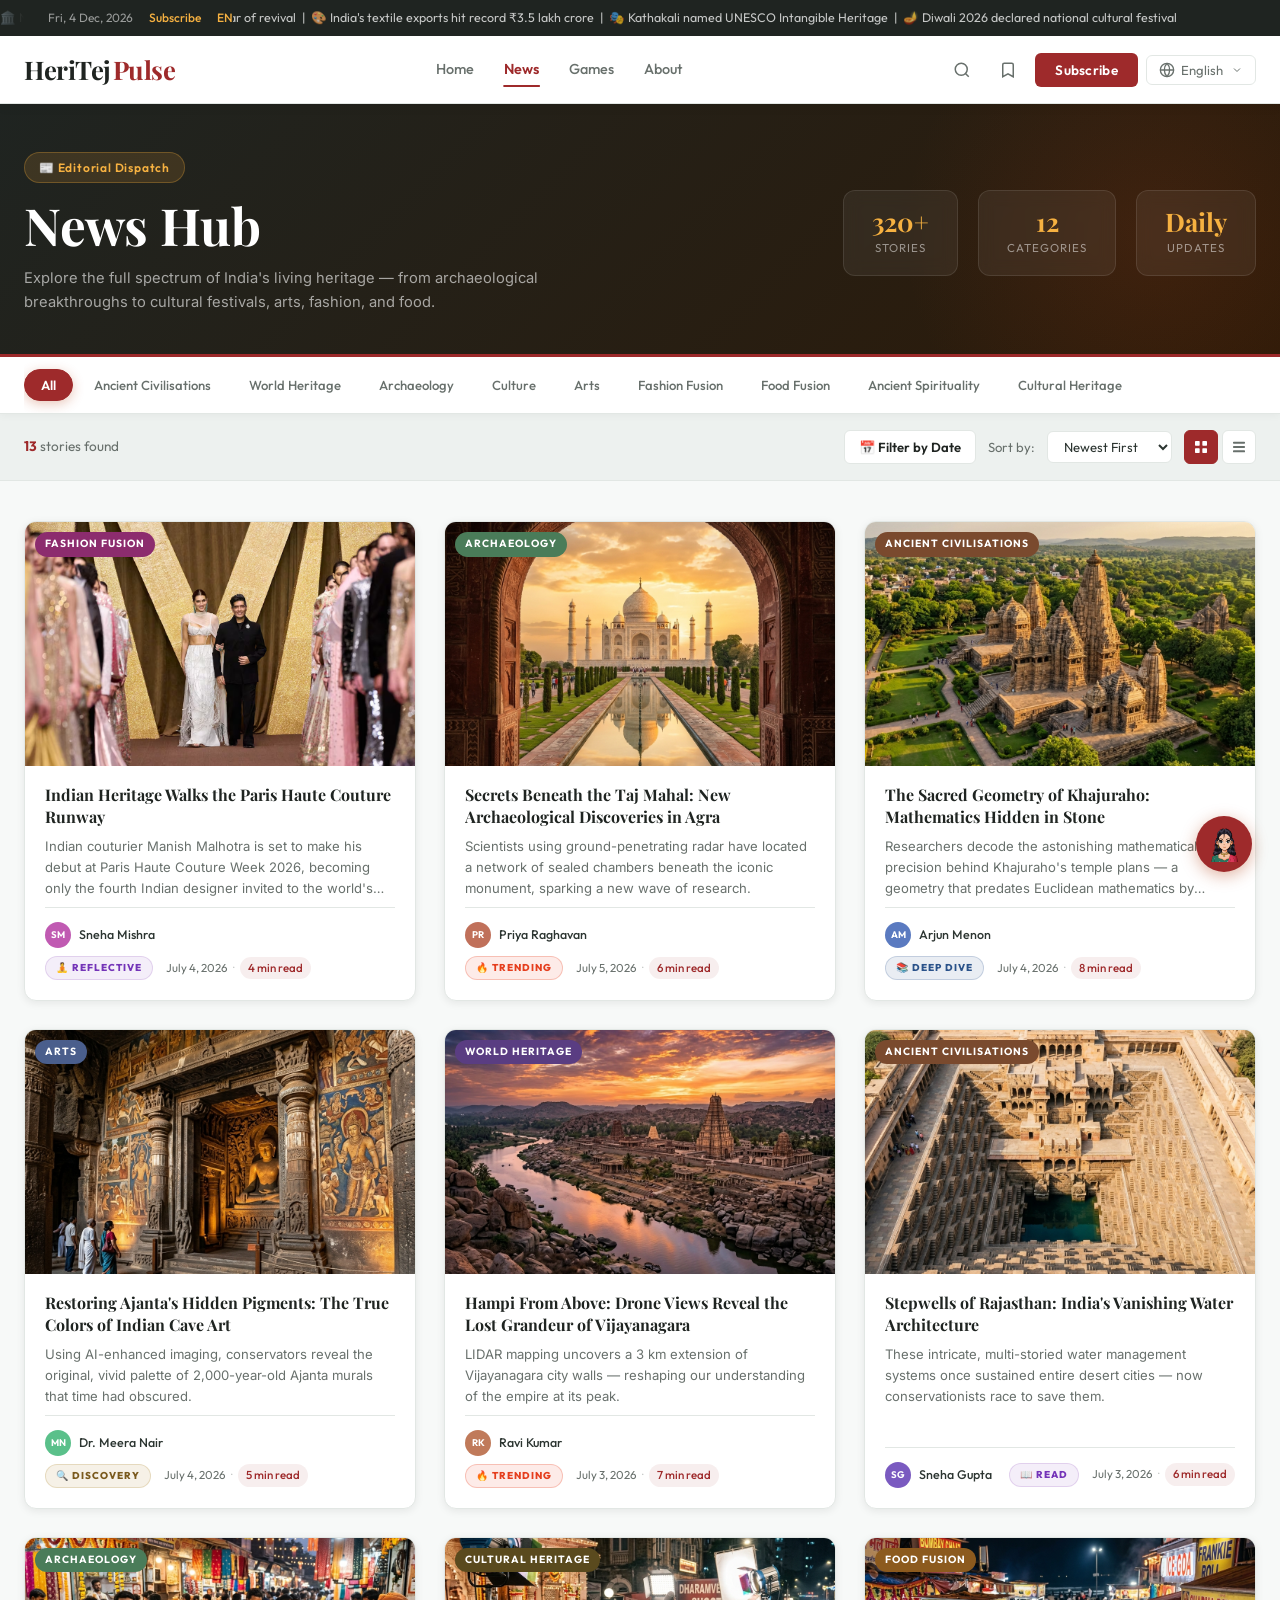
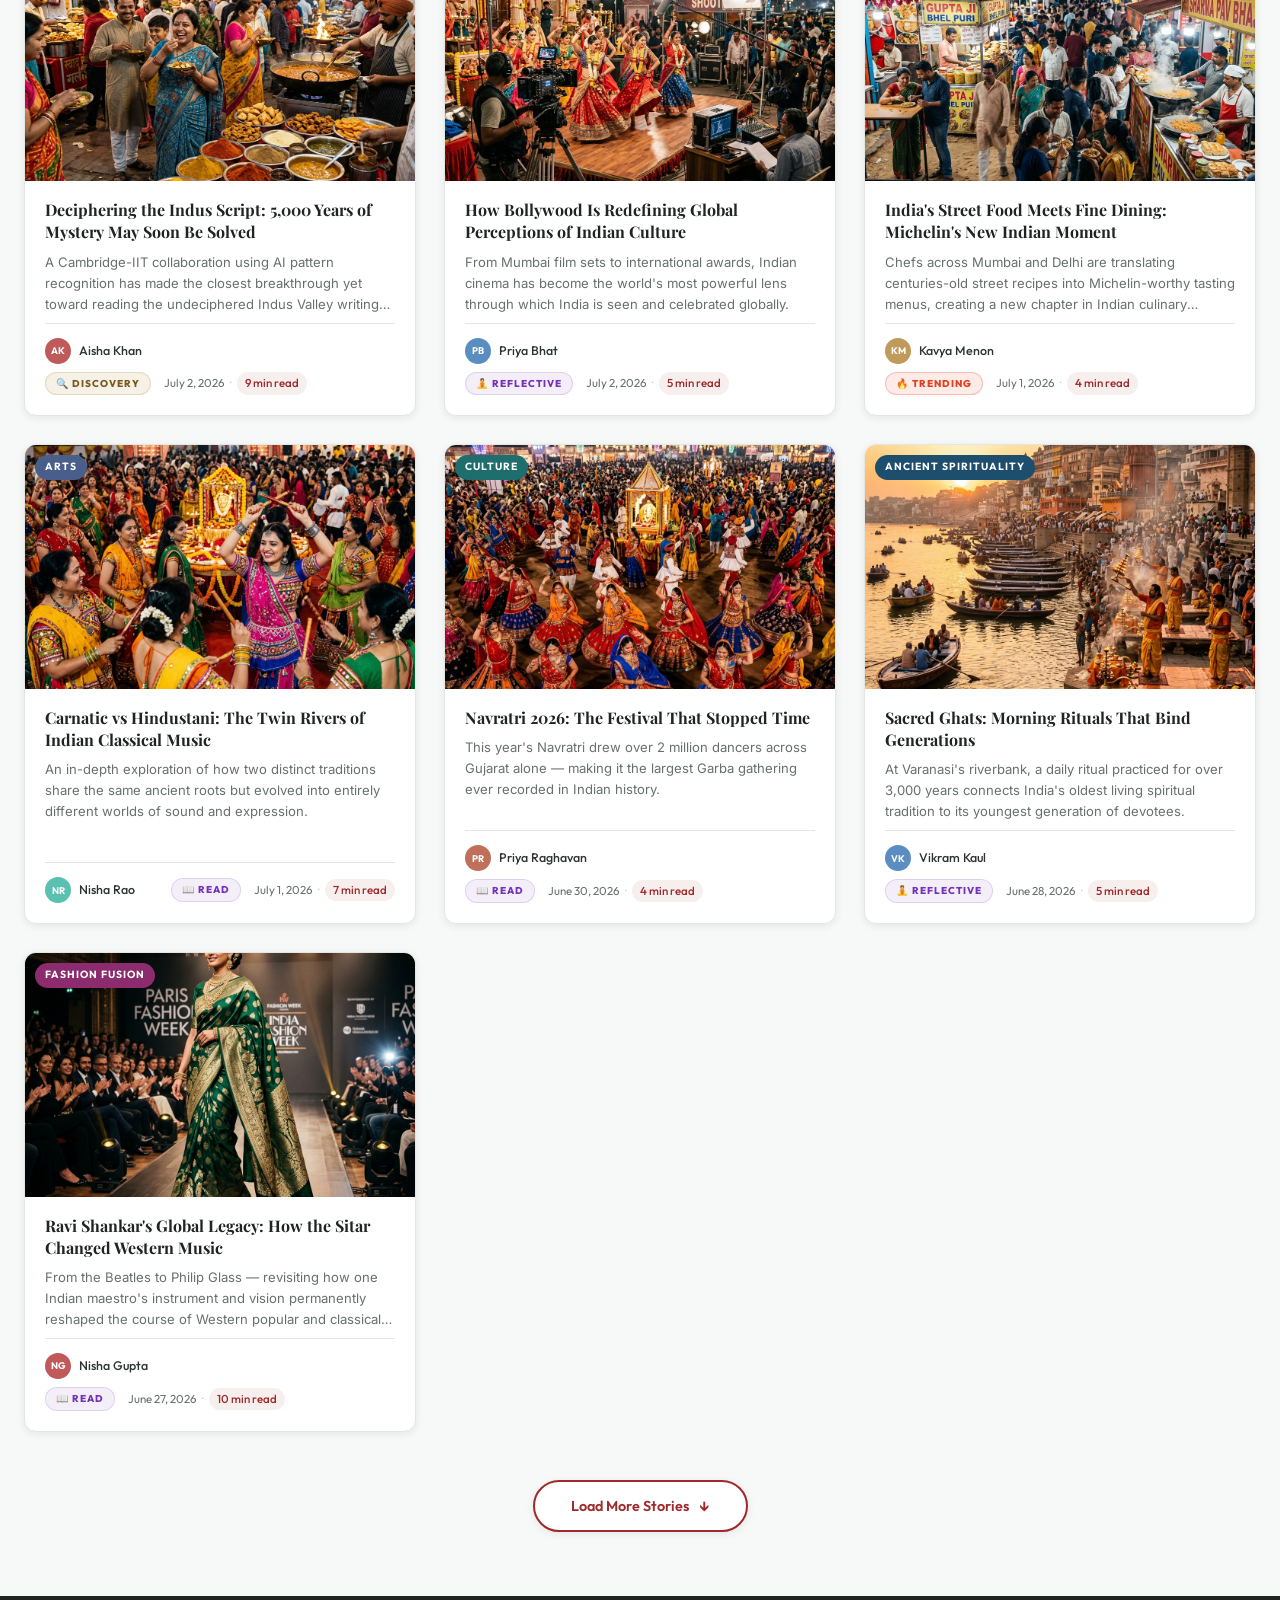
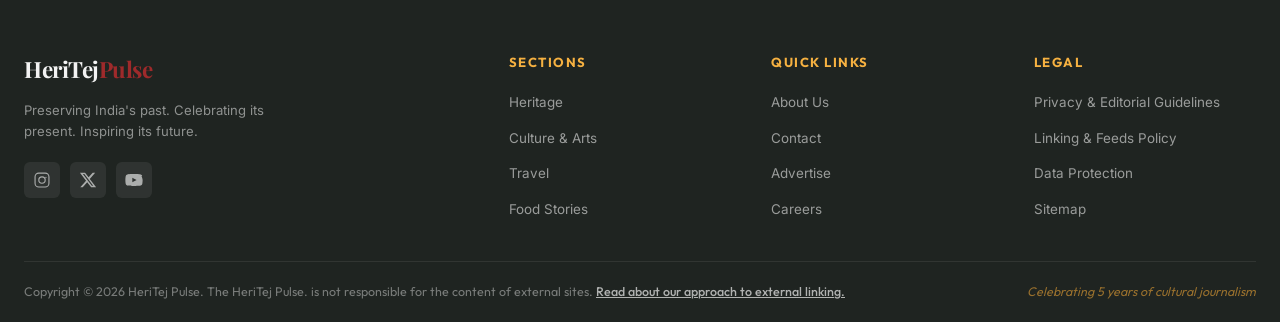
<file: news.html>
<!DOCTYPE html>
<html lang="en">
<head>
  <meta charset="UTF-8" />
  <meta name="viewport" content="width=device-width, initial-scale=1.0" />
  <!-- Dynamic Preloader -->
  <script src="preloader.js"></script>
  <meta name="description" content="HeriTej Pulse News Hub — Browse all stories on Ancient Civilisations, World Heritage, Archaeology, Culture, Arts, Fashion, Food and more." />
  <title>News Hub | HeriTej Pulse</title>
  <link rel="preconnect" href="https://fonts.googleapis.com" />
  <link rel="preconnect" href="https://fonts.gstatic.com" crossorigin />
  <link href="https://fonts.googleapis.com/css2?family=Playfair+Display:ital,wght@0,400;0,600;0,700;1,400&family=Inter:wght@300;400;500;600&family=Outfit:wght@300;400;500;600;700&display=swap" rel="stylesheet" />
  <link rel="stylesheet" href="style.css" />
  <link rel="stylesheet" href="news.css" />
  <!-- Chatbot CSS -->
  <link rel="stylesheet" href="chatbot.css" />
  <!-- AI Features CSS -->
  <link rel="stylesheet" href="ai-all-features.css" />
  <!-- Google Translate File Origin / CORS relative-protocol Fix -->
  <script type="text/javascript">
    (function() {
      const origCE = document.createElement;
      document.createElement = function(tag, options) {
        const el = origCE.call(document, tag, options);
        const t = tag.toLowerCase();
        if (t === 'script' || t === 'iframe') {
          const desc = Object.getOwnPropertyDescriptor(HTMLScriptElement.prototype, 'src') || 
                       Object.getOwnPropertyDescriptor(HTMLIFrameElement.prototype, 'src') ||
                       Object.getOwnPropertyDescriptor(Element.prototype, 'src');
          Object.defineProperty(el, 'src', {
            set: function(v) {
              if (typeof v === 'string') {
                if (v.startsWith('//')) v = 'https:' + v;
                else if (v.startsWith('file://translate.')) v = v.replace('file://', 'https://');
              }
              if (desc && desc.set) desc.set.call(this, v);
              else this.setAttribute('src', v);
            },
            get: function() {
              return desc && desc.get ? desc.get.call(this) : this.getAttribute('src');
            },
            configurable: true
          });
        } else if (t === 'link') {
          const desc = Object.getOwnPropertyDescriptor(HTMLLinkElement.prototype, 'href') ||
                       Object.getOwnPropertyDescriptor(Element.prototype, 'href');
          Object.defineProperty(el, 'href', {
            set: function(v) {
              if (typeof v === 'string') {
                if (v.startsWith('//')) v = 'https:' + v;
                else if (v.startsWith('file://translate.')) v = v.replace('file://', 'https://');
              }
              if (desc && desc.set) desc.set.call(this, v);
              else this.setAttribute('href', v);
            },
            get: function() {
              return desc && desc.get ? desc.get.call(this) : this.getAttribute('href');
            },
            configurable: true
          });
        }
        return el;
      };
    })();
  </script>
</head>
<body>

  <!-- ══════════════ TOP BAR ══════════════ -->
  <div class="topbar" id="topbar">
    <div class="topbar-inner">
      <span class="topbar-ticker">
        🏛️ Nalanda University celebrates 15th year of revival &nbsp;|&nbsp;
        🎨 India's textile exports hit record ₹3.5 lakh crore &nbsp;|&nbsp;
        🎭 Kathakali named UNESCO Intangible Heritage &nbsp;|&nbsp;
        🪔 Diwali 2026 declared national cultural festival
      </span>
      <div class="topbar-right">
        <span class="topbar-date" id="topbar-date"></span>
        <a href="#" class="topbar-link">Subscribe</a>
        <a href="#" class="topbar-link">EN</a>
      </div>
    </div>
  </div>

  <!-- ══════════════ NAVBAR ══════════════ -->
  <header class="navbar" id="navbar">
    <div class="navbar-inner">
      <div class="nav-logo">
        <a href="index.html" id="logo-link">
          <span class="logo-heri">HeriTej</span><span class="logo-pulse">Pulse</span>
        </a>
      </div>
      <nav class="nav-links" id="nav-links">
        <a href="index.html" class="nav-item" id="nav-home">Home</a>
        <a href="news.html"  class="nav-item active" id="nav-news">News</a>
        <a href="games.html" class="nav-item" id="nav-games">Games</a>
        <a href="about.html" class="nav-item" id="nav-about">About</a>
      </nav>
      <div class="nav-actions">
        <button class="nav-icon-btn" id="search-btn" aria-label="Search">
          <svg width="18" height="18" fill="none" stroke="currentColor" stroke-width="2" viewBox="0 0 24 24"><circle cx="11" cy="11" r="8"/><path d="m21 21-4.35-4.35"/></svg>
        </button>
        <button class="nav-icon-btn" id="bookmark-btn" aria-label="Bookmarks">
          <svg width="18" height="18" fill="none" stroke="currentColor" stroke-width="2" viewBox="0 0 24 24"><path d="m19 21-7-4-7 4V5a2 2 0 0 1 2-2h10a2 2 0 0 1 2 2z"/></svg>
        </button>
        <button class="btn-subscribe" id="cta-subscribe">Subscribe</button>
        <div class="lang-selector-container">
          <button class="lang-selector" id="lang-selector-btn" aria-haspopup="listbox" aria-expanded="false">
            <svg class="lang-globe-icon" width="16" height="16" fill="none" stroke="currentColor" stroke-width="2" viewBox="0 0 24 24">
              <circle cx="12" cy="12" r="10"/>
              <path d="M12 2a14.5 14.5 0 0 0 0 20M12 2a14.5 14.5 0 0 1 0 20M2 12h20"/>
            </svg>
            <span class="lang-current">English</span>
            <svg class="lang-chevron-icon" width="12" height="12" fill="none" stroke="currentColor" stroke-width="2" viewBox="0 0 24 24">
              <path d="m6 9 6 6 6-6"/>
            </svg>
          </button>
          <ul class="lang-dropdown" id="lang-dropdown-list" role="listbox">
            <li class="lang-option active" data-lang="en" role="option" aria-selected="true">English</li>
            <li class="lang-option" data-lang="hi" role="option" aria-selected="false">Hindi</li>
            <li class="lang-option" data-lang="sa" role="option" aria-selected="false">Sanskrit</li>
            <li class="lang-option" data-lang="ta" role="option" aria-selected="false">Tamil</li>
            <li class="lang-option" data-lang="te" role="option" aria-selected="false">Telugu</li>
            <li class="lang-option" data-lang="mr" role="option" aria-selected="false">Marathi</li>
            <li class="lang-option" data-lang="bn" role="option" aria-selected="false">Bengali</li>
            <li class="lang-option" data-lang="as" role="option" aria-selected="false">Assamese</li>
            <li class="lang-option" data-lang="es" role="option" aria-selected="false">Spanish</li>
            <li class="lang-option" data-lang="fr" role="option" aria-selected="false">French</li>
          </ul>
        </div>
        <button class="hamburger" id="hamburger" aria-label="Menu">
          <span></span><span></span><span></span>
        </button>
      </div>
    </div>
    <div class="search-overlay" id="search-overlay">
      <input type="text" id="search-input" placeholder="Search heritage stories, culture, places…" autocomplete="off" />
      <button id="search-close">✕</button>
    </div>
  </header>

  <!-- ══════════════ PAGE HERO ══════════════ -->
  <section class="news-page-hero" id="news-page-hero">
    <div class="container">
      <div class="news-hero-content">
        <div class="news-hero-text">
          <span class="news-badge">📰 Editorial Dispatch</span>
          <h1 class="news-hero-title">News Hub</h1>
          <p class="news-hero-sub">Explore the full spectrum of India's living heritage — from archaeological breakthroughs to cultural festivals, arts, fashion, and food.</p>
        </div>
        <div class="news-hero-stats" id="news-hero-stats">
          <div class="nh-stat">
            <span class="nh-num">320+</span>
            <span class="nh-label">Stories</span>
          </div>
          <div class="nh-stat">
            <span class="nh-num">12</span>
            <span class="nh-label">Categories</span>
          </div>
          <div class="nh-stat">
            <span class="nh-num">Daily</span>
            <span class="nh-label">Updates</span>
          </div>
        </div>
      </div>
    </div>
  </section>

  <!-- ══════════════ CATEGORY FILTERS ══════════════ -->
  <div class="category-bar" id="category-bar">
    <div class="container">
      <div class="cat-filter-wrap" id="cat-filter-wrap">
        <button class="cat-filter active" data-cat="all" id="filter-all">All</button>
        <button class="cat-filter" data-cat="ancient" id="filter-ancient">Ancient Civilisations</button>
        <button class="cat-filter" data-cat="heritage" id="filter-heritage">World Heritage</button>
        <button class="cat-filter" data-cat="archaeology" id="filter-archaeology">Archaeology</button>
        <button class="cat-filter" data-cat="culture" id="filter-culture">Culture</button>
        <button class="cat-filter" data-cat="arts" id="filter-arts">Arts</button>
        <button class="cat-filter" data-cat="fashion" id="filter-fashion">Fashion Fusion</button>
        <button class="cat-filter" data-cat="food" id="filter-food">Food Fusion</button>
        <button class="cat-filter" data-cat="spirituality" id="filter-spirituality">Ancient Spirituality</button>
        <button class="cat-filter" data-cat="cultural-heritage" id="filter-cultural-heritage">Cultural Heritage</button>
      </div>
    </div>
  </div>

  <!-- ══════════════ SORT + RESULTS COUNT ══════════════ -->
  <div class="news-toolbar" id="news-toolbar">
    <div class="container">
      <div class="toolbar-inner">
        <span class="result-count" id="result-count"><strong id="count-num">13</strong> stories found</span>
        <div class="toolbar-right">
          <!-- Calendar Date Filter -->
          <div class="date-filter-container" id="date-filter-container">
            <button class="date-filter-trigger" id="date-filter-btn" aria-haspopup="true" aria-expanded="false">
              📅 Filter by Date
            </button>
            <div class="calendar-dropdown" id="calendar-dropdown">
              <div style="display:flex;justify-content:space-between;margin-bottom:12px;gap:8px;">
                <select id="cal-month" style="flex:1;padding:6px;border:1px solid var(--clr-border);border-radius:4px;font-family:var(--ff-ui);font-size:0.8rem;font-weight:600;">
                  <option value="">All Months</option>
                  <option value="0">January</option>
                  <option value="1">February</option>
                  <option value="2">March</option>
                  <option value="3">April</option>
                  <option value="4">May</option>
                  <option value="5">June</option>
                  <option value="6">July</option>
                  <option value="7">August</option>
                  <option value="8">September</option>
                  <option value="9">October</option>
                  <option value="10">November</option>
                  <option value="11">December</option>
                </select>
                <select id="cal-year" style="width:90px;padding:6px;border:1px solid var(--clr-border);border-radius:4px;font-family:var(--ff-ui);font-size:0.8rem;font-weight:600;">
                  <option value="">All Years</option>
                  <option value="2026">2026</option>
                  <option value="2025">2025</option>
                  <option value="2024">2024</option>
                </select>
              </div>
              <div style="display:grid;grid-template-columns:repeat(7,1fr);gap:4px;text-align:center;font-family:var(--ff-ui);font-size:0.75rem;font-weight:600;color:var(--clr-text-muted);margin-bottom:8px;">
                <div>Su</div><div>Mo</div><div>Tu</div><div>We</div><div>Th</div><div>Fr</div><div>Sa</div>
              </div>
              <div id="cal-days-grid" style="display:grid;grid-template-columns:repeat(7,1fr);gap:4px;text-align:center;">
                <!-- Days grid populated by JS -->
              </div>
              <div style="display:flex;justify-content:space-between;margin-top:12px;border-top:1px solid var(--clr-border);padding-top:8px;align-items:center;">
                <button id="cal-clear-btn" style="background:none;border:none;color:var(--clr-primary);font-family:var(--ff-ui);font-size:0.75rem;font-weight:700;cursor:pointer;padding:0;">Clear</button>
                <span id="cal-selected-label" style="font-family:var(--ff-ui);font-size:0.72rem;color:var(--clr-text-muted);">None selected</span>
              </div>
            </div>
          </div>

          <label class="sort-label" for="sort-select">Sort by:</label>
          <select class="sort-select" id="sort-select">
            <option value="newest">Newest First</option>
            <option value="oldest">Oldest First</option>
            <option value="popular">Most Popular</option>
            <option value="readtime">Read Time</option>
          </select>
          <div class="view-toggle" id="view-toggle">
            <button class="view-btn active" id="grid-view-btn" aria-label="Grid view">
              <svg width="16" height="16" viewBox="0 0 24 24" fill="currentColor"><rect x="3" y="3" width="7" height="7" rx="1"/><rect x="14" y="3" width="7" height="7" rx="1"/><rect x="3" y="14" width="7" height="7" rx="1"/><rect x="14" y="14" width="7" height="7" rx="1"/></svg>
            </button>
            <button class="view-btn" id="list-view-btn" aria-label="List view">
              <svg width="16" height="16" viewBox="0 0 24 24" fill="currentColor"><rect x="3" y="4" width="18" height="3" rx="1"/><rect x="3" y="10.5" width="18" height="3" rx="1"/><rect x="3" y="17" width="18" height="3" rx="1"/></svg>
            </button>
          </div>
        </div>
      </div>
    </div>
  </div>

  <!-- ══════════════ NEWS GRID ══════════════ -->
  <main class="news-main" id="news-main">
    <div class="container">
      <div class="news-grid" id="news-grid">

        <!-- Article 14 -->
        <article class="news-card" data-cat="fashion" id="article-14" data-article-id="14">
          <div class="nc-img-wrap">
            <img src="images/news.avif" alt="Manish Malhotra Indian Couture on Paris Runway" loading="lazy" />
            <span class="nc-tag fashion">Fashion Fusion</span>
            <button class="nc-bookmark" aria-label="Bookmark">
              <svg width="14" height="14" fill="none" stroke="currentColor" stroke-width="2" viewBox="0 0 24 24"><path d="m19 21-7-4-7 4V5a2 2 0 0 1 2-2h10a2 2 0 0 1 2 2z"/></svg>
            </button>
          </div>
          <div class="nc-body">
            <h2 class="nc-title">Indian Heritage Walks the Paris Haute Couture Runway</h2>
            <p class="nc-excerpt">Indian couturier Manish Malhotra is set to make his debut at Paris Haute Couture Week 2026, becoming only the fourth Indian designer invited to the world's most prestigious haute couture platform.</p>
            <div class="nc-meta">
              <div class="nc-author">
                <div class="nc-avatar" style="background:#c05ab2;">SM</div>
                <span class="nc-author-name">Sneha Mishra</span>
              </div>
              <div class="nc-info">
                <span class="nc-date">July 4, 2026</span>
                <span class="nc-sep">·</span>
                <span class="nc-time">4 min read</span>
              </div>
            </div>
          </div>
        </article>

        <!-- Article 1 -->
        <article class="news-card" data-cat="archaeology" id="article-1">
          <div class="nc-img-wrap">
            <img src="images/news_tajmahal.png" alt="Taj Mahal Archaeological Discoveries" loading="lazy" />
            <span class="nc-tag archaeology">Archaeology</span>
            <button class="nc-bookmark" aria-label="Bookmark">
              <svg width="14" height="14" fill="none" stroke="currentColor" stroke-width="2" viewBox="0 0 24 24"><path d="m19 21-7-4-7 4V5a2 2 0 0 1 2-2h10a2 2 0 0 1 2 2z"/></svg>
            </button>
          </div>
          <div class="nc-body">
            <h2 class="nc-title">Secrets Beneath the Taj Mahal: New Archaeological Discoveries in Agra</h2>
            <p class="nc-excerpt">Scientists using ground-penetrating radar have located a network of sealed chambers beneath the iconic monument, sparking a new wave of research.</p>
            <div class="nc-meta">
              <div class="nc-author">
                <div class="nc-avatar" style="background:#c0705a;">PR</div>
                <span class="nc-author-name">Priya Raghavan</span>
              </div>
              <div class="nc-info">
                <span class="nc-date">July 5, 2026</span>
                <span class="nc-sep">·</span>
                <span class="nc-time">6 min read</span>
              </div>
            </div>
          </div>
        </article>

        <!-- Article 2 -->
        <article class="news-card" data-cat="ancient" id="article-2">
          <div class="nc-img-wrap">
            <img src="images/story1.png" alt="Khajuraho Sacred Geometry" loading="lazy" />
            <span class="nc-tag ancient">Ancient Civilisations</span>
            <button class="nc-bookmark" aria-label="Bookmark">
              <svg width="14" height="14" fill="none" stroke="currentColor" stroke-width="2" viewBox="0 0 24 24"><path d="m19 21-7-4-7 4V5a2 2 0 0 1 2-2h10a2 2 0 0 1 2 2z"/></svg>
            </button>
          </div>
          <div class="nc-body">
            <h2 class="nc-title">The Sacred Geometry of Khajuraho: Mathematics Hidden in Stone</h2>
            <p class="nc-excerpt">Researchers decode the astonishing mathematical precision behind Khajuraho's temple plans — a geometry that predates Euclidean mathematics by centuries.</p>
            <div class="nc-meta">
              <div class="nc-author">
                <div class="nc-avatar" style="background:#5a7ac0;">AM</div>
                <span class="nc-author-name">Arjun Menon</span>
              </div>
              <div class="nc-info">
                <span class="nc-date">July 4, 2026</span>
                <span class="nc-sep">·</span>
                <span class="nc-time">8 min read</span>
              </div>
            </div>
          </div>
        </article>

        <!-- Article 3 -->
        <article class="news-card" data-cat="arts" id="article-3">
          <div class="nc-img-wrap">
            <img src="images/story2.png" alt="Ajanta Cave Art Restoration" loading="lazy" />
            <span class="nc-tag arts">Arts</span>
            <button class="nc-bookmark" aria-label="Bookmark">
              <svg width="14" height="14" fill="none" stroke="currentColor" stroke-width="2" viewBox="0 0 24 24"><path d="m19 21-7-4-7 4V5a2 2 0 0 1 2-2h10a2 2 0 0 1 2 2z"/></svg>
            </button>
          </div>
          <div class="nc-body">
            <h2 class="nc-title">Restoring Ajanta's Hidden Pigments: The True Colors of Indian Cave Art</h2>
            <p class="nc-excerpt">Using AI-enhanced imaging, conservators reveal the original, vivid palette of 2,000-year-old Ajanta murals that time had obscured.</p>
            <div class="nc-meta">
              <div class="nc-author">
                <div class="nc-avatar" style="background:#5ac08a;">MN</div>
                <span class="nc-author-name">Dr. Meera Nair</span>
              </div>
              <div class="nc-info">
                <span class="nc-date">July 4, 2026</span>
                <span class="nc-sep">·</span>
                <span class="nc-time">5 min read</span>
              </div>
            </div>
          </div>
        </article>

        <!-- Article 4 -->
        <article class="news-card" data-cat="heritage" id="article-4">
          <div class="nc-img-wrap">
            <img src="images/story3.png" alt="Hampi Drone Views" loading="lazy" />
            <span class="nc-tag heritage">World Heritage</span>
            <button class="nc-bookmark" aria-label="Bookmark">
              <svg width="14" height="14" fill="none" stroke="currentColor" stroke-width="2" viewBox="0 0 24 24"><path d="m19 21-7-4-7 4V5a2 2 0 0 1 2-2h10a2 2 0 0 1 2 2z"/></svg>
            </button>
          </div>
          <div class="nc-body">
            <h2 class="nc-title">Hampi From Above: Drone Views Reveal the Lost Grandeur of Vijayanagara</h2>
            <p class="nc-excerpt">LIDAR mapping uncovers a 3 km extension of Vijayanagara city walls — reshaping our understanding of the empire at its peak.</p>
            <div class="nc-meta">
              <div class="nc-author">
                <div class="nc-avatar" style="background:#c07a5a;">RK</div>
                <span class="nc-author-name">Ravi Kumar</span>
              </div>
              <div class="nc-info">
                <span class="nc-date">July 3, 2026</span>
                <span class="nc-sep">·</span>
                <span class="nc-time">7 min read</span>
              </div>
            </div>
          </div>
        </article>

        <!-- Article 5 -->
        <article class="news-card" data-cat="ancient" id="article-5">
          <div class="nc-img-wrap">
            <img src="images/news_stepwell.png" alt="Rajasthan Stepwells" loading="lazy" />
            <span class="nc-tag ancient">Ancient Civilisations</span>
            <button class="nc-bookmark" aria-label="Bookmark">
              <svg width="14" height="14" fill="none" stroke="currentColor" stroke-width="2" viewBox="0 0 24 24"><path d="m19 21-7-4-7 4V5a2 2 0 0 1 2-2h10a2 2 0 0 1 2 2z"/></svg>
            </button>
          </div>
          <div class="nc-body">
            <h2 class="nc-title">Stepwells of Rajasthan: India's Vanishing Water Architecture</h2>
            <p class="nc-excerpt">These intricate, multi-storied water management systems once sustained entire desert cities — now conservationists race to save them.</p>
            <div class="nc-meta">
              <div class="nc-author">
                <div class="nc-avatar" style="background:#7a5ac0;">SG</div>
                <span class="nc-author-name">Sneha Gupta</span>
              </div>
              <div class="nc-info">
                <span class="nc-date">July 3, 2026</span>
                <span class="nc-sep">·</span>
                <span class="nc-time">6 min read</span>
              </div>
            </div>
          </div>
        </article>

        <!-- Article 6 -->
        <article class="news-card" data-cat="archaeology" id="article-6">
          <div class="nc-img-wrap">
            <img src="images/spotlight1.png" alt="Indus Valley Script" loading="lazy" />
            <span class="nc-tag archaeology">Archaeology</span>
            <button class="nc-bookmark" aria-label="Bookmark">
              <svg width="14" height="14" fill="none" stroke="currentColor" stroke-width="2" viewBox="0 0 24 24"><path d="m19 21-7-4-7 4V5a2 2 0 0 1 2-2h10a2 2 0 0 1 2 2z"/></svg>
            </button>
          </div>
          <div class="nc-body">
            <h2 class="nc-title">Deciphering the Indus Script: 5,000 Years of Mystery May Soon Be Solved</h2>
            <p class="nc-excerpt">A Cambridge-IIT collaboration using AI pattern recognition has made the closest breakthrough yet toward reading the undeciphered Indus Valley writing system.</p>
            <div class="nc-meta">
              <div class="nc-author">
                <div class="nc-avatar" style="background:#c05a5a;">AK</div>
                <span class="nc-author-name">Aisha Khan</span>
              </div>
              <div class="nc-info">
                <span class="nc-date">July 2, 2026</span>
                <span class="nc-sep">·</span>
                <span class="nc-time">9 min read</span>
              </div>
            </div>
          </div>
        </article>

        <!-- Article 7 -->
        <article class="news-card" data-cat="cultural-heritage" id="article-7">
          <div class="nc-img-wrap">
            <img src="images/news_bollywood.png" alt="Bollywood Cultural Heritage" loading="lazy" />
            <span class="nc-tag cultural-heritage">Cultural Heritage</span>
            <button class="nc-bookmark" aria-label="Bookmark">
              <svg width="14" height="14" fill="none" stroke="currentColor" stroke-width="2" viewBox="0 0 24 24"><path d="m19 21-7-4-7 4V5a2 2 0 0 1 2-2h10a2 2 0 0 1 2 2z"/></svg>
            </button>
          </div>
          <div class="nc-body">
            <h2 class="nc-title">How Bollywood Is Redefining Global Perceptions of Indian Culture</h2>
            <p class="nc-excerpt">From Mumbai film sets to international awards, Indian cinema has become the world's most powerful lens through which India is seen and celebrated globally.</p>
            <div class="nc-meta">
              <div class="nc-author">
                <div class="nc-avatar" style="background:#5a8ec0;">PB</div>
                <span class="nc-author-name">Priya Bhat</span>
              </div>
              <div class="nc-info">
                <span class="nc-date">July 2, 2026</span>
                <span class="nc-sep">·</span>
                <span class="nc-time">5 min read</span>
              </div>
            </div>
          </div>
        </article>

        <!-- Article 8 -->
        <article class="news-card" data-cat="food" id="article-8">
          <div class="nc-img-wrap">
            <img src="images/news_streetfood.png" alt="Indian Street Food" loading="lazy" />
            <span class="nc-tag food">Food Fusion</span>
            <button class="nc-bookmark" aria-label="Bookmark">
              <svg width="14" height="14" fill="none" stroke="currentColor" stroke-width="2" viewBox="0 0 24 24"><path d="m19 21-7-4-7 4V5a2 2 0 0 1 2-2h10a2 2 0 0 1 2 2z"/></svg>
            </button>
          </div>
          <div class="nc-body">
            <h2 class="nc-title">India's Street Food Meets Fine Dining: Michelin's New Indian Moment</h2>
            <p class="nc-excerpt">Chefs across Mumbai and Delhi are translating centuries-old street recipes into Michelin-worthy tasting menus, creating a new chapter in Indian culinary heritage.</p>
            <div class="nc-meta">
              <div class="nc-author">
                <div class="nc-avatar" style="background:#c09a5a;">KM</div>
                <span class="nc-author-name">Kavya Menon</span>
              </div>
              <div class="nc-info">
                <span class="nc-date">July 1, 2026</span>
                <span class="nc-sep">·</span>
                <span class="nc-time">4 min read</span>
              </div>
            </div>
          </div>
        </article>

        <!-- Article 9 -->
        <article class="news-card" data-cat="arts" id="article-9">
          <div class="nc-img-wrap">
            <img src="images/spotlight2.png" alt="Carnatic vs Hindustani Music" loading="lazy" />
            <span class="nc-tag arts">Arts</span>
            <button class="nc-bookmark" aria-label="Bookmark">
              <svg width="14" height="14" fill="none" stroke="currentColor" stroke-width="2" viewBox="0 0 24 24"><path d="m19 21-7-4-7 4V5a2 2 0 0 1 2-2h10a2 2 0 0 1 2 2z"/></svg>
            </button>
          </div>
          <div class="nc-body">
            <h2 class="nc-title">Carnatic vs Hindustani: The Twin Rivers of Indian Classical Music</h2>
            <p class="nc-excerpt">An in-depth exploration of how two distinct traditions share the same ancient roots but evolved into entirely different worlds of sound and expression.</p>
            <div class="nc-meta">
              <div class="nc-author">
                <div class="nc-avatar" style="background:#5ac0b0;">NR</div>
                <span class="nc-author-name">Nisha Rao</span>
              </div>
              <div class="nc-info">
                <span class="nc-date">July 1, 2026</span>
                <span class="nc-sep">·</span>
                <span class="nc-time">7 min read</span>
              </div>
            </div>
          </div>
        </article>

        <!-- Article 10 -->
        <article class="news-card" data-cat="culture" id="article-10">
          <div class="nc-img-wrap">
            <img src="images/spotlight3.png" alt="Navratri Festival" loading="lazy" />
            <span class="nc-tag culture">Culture</span>
            <button class="nc-bookmark" aria-label="Bookmark">
              <svg width="14" height="14" fill="none" stroke="currentColor" stroke-width="2" viewBox="0 0 24 24"><path d="m19 21-7-4-7 4V5a2 2 0 0 1 2-2h10a2 2 0 0 1 2 2z"/></svg>
            </button>
          </div>
          <div class="nc-body">
            <h2 class="nc-title">Navratri 2026: The Festival That Stopped Time</h2>
            <p class="nc-excerpt">This year's Navratri drew over 2 million dancers across Gujarat alone — making it the largest Garba gathering ever recorded in Indian history.</p>
            <div class="nc-meta">
              <div class="nc-author">
                <div class="nc-avatar" style="background:#c0705a;">PR</div>
                <span class="nc-author-name">Priya Raghavan</span>
              </div>
              <div class="nc-info">
                <span class="nc-date">June 30, 2026</span>
                <span class="nc-sep">·</span>
                <span class="nc-time">4 min read</span>
              </div>
            </div>
          </div>
        </article>


        <!-- Article 12 -->
        <article class="news-card" data-cat="spirituality" id="article-12">
          <div class="nc-img-wrap">
            <img src="images/news_ghat.png" alt="Varanasi Sacred Ghats" loading="lazy" />
            <span class="nc-tag spirituality">Ancient Spirituality</span>
            <button class="nc-bookmark" aria-label="Bookmark">
              <svg width="14" height="14" fill="none" stroke="currentColor" stroke-width="2" viewBox="0 0 24 24"><path d="m19 21-7-4-7 4V5a2 2 0 0 1 2-2h10a2 2 0 0 1 2 2z"/></svg>
            </button>
          </div>
          <div class="nc-body">
            <h2 class="nc-title">Sacred Ghats: Morning Rituals That Bind Generations</h2>
            <p class="nc-excerpt">At Varanasi's riverbank, a daily ritual practiced for over 3,000 years connects India's oldest living spiritual tradition to its youngest generation of devotees.</p>
            <div class="nc-meta">
              <div class="nc-author">
                <div class="nc-avatar" style="background:#5a8ec0;">VK</div>
                <span class="nc-author-name">Vikram Kaul</span>
              </div>
              <div class="nc-info">
                <span class="nc-date">June 28, 2026</span>
                <span class="nc-sep">·</span>
                <span class="nc-time">5 min read</span>
              </div>
            </div>
          </div>
        </article>

        <!-- Article 13 -->
        <article class="news-card news-card--wide" data-cat="fashion" id="article-13">
          <div class="nc-img-wrap">
            <img src="images/fashion_main.png" alt="Indian Fashion Paris" loading="lazy" />
            <span class="nc-tag fashion">Fashion Fusion</span>
            <button class="nc-bookmark" aria-label="Bookmark">
              <svg width="14" height="14" fill="none" stroke="currentColor" stroke-width="2" viewBox="0 0 24 24"><path d="m19 21-7-4-7 4V5a2 2 0 0 1 2-2h10a2 2 0 0 1 2 2z"/></svg>
            </button>
          </div>
          <div class="nc-body">
            <h2 class="nc-title">Ravi Shankar's Global Legacy: How the Sitar Changed Western Music</h2>
            <p class="nc-excerpt">From the Beatles to Philip Glass — revisiting how one Indian maestro's instrument and vision permanently reshaped the course of Western popular and classical music.</p>
            <div class="nc-meta">
              <div class="nc-author">
                <div class="nc-avatar" style="background:#c05a5a;">NG</div>
                <span class="nc-author-name">Nisha Gupta</span>
              </div>
              <div class="nc-info">
                <span class="nc-date">June 27, 2026</span>
                <span class="nc-sep">·</span>
                <span class="nc-time">10 min read</span>
              </div>
            </div>
          </div>
        </article>

      </div><!-- /news-grid -->

      <!-- No Results -->
      <div class="no-results" id="no-results" style="display:none;">
        <div class="no-results-icon">🔍</div>
        <h3>No stories found</h3>
        <p>Try selecting a different category or check back later for new articles.</p>
        <button class="btn-reset-filter" id="btn-reset-filter">Show All Stories</button>
      </div>

      <!-- Load More -->
      <div class="load-more-wrap" id="load-more-wrap">
        <button class="btn-load-more" id="btn-load-more">
          <span class="lm-text">Load More Stories</span>
          <span class="lm-icon">↓</span>
        </button>
      </div>

    </div>
  </main>

  <!-- ══════════════ FOOTER ══════════════ -->
  <footer class="footer" id="footer">
    <div class="container">
      <div class="footer-grid">
        <div class="footer-brand" id="footer-brand">
          <a href="index.html" class="footer-logo">
            <span class="logo-heri">HeriTej</span><span class="logo-pulse">Pulse</span>
          </a>
          <p class="footer-tagline">Preserving India's past. Celebrating its present. Inspiring its future.</p>
          <div class="footer-socials">
            <a href="#" class="fsoc" id="fsoc-ig" aria-label="Instagram">
              <svg viewBox="0 0 24 24" fill="currentColor" width="18" height="18"><path d="M7.75 2h8.5A5.75 5.75 0 0 1 22 7.75v8.5A5.75 5.75 0 0 1 16.25 22h-8.5A5.75 5.75 0 0 1 2 16.25v-8.5A5.75 5.75 0 0 1 7.75 2zm0 1.5A4.25 4.25 0 0 0 3.5 7.75v8.5A4.25 4.25 0 0 0 7.75 20.5h8.5A4.25 4.25 0 0 0 20.5 16.25v-8.5A4.25 4.25 0 0 0 16.25 3.5h-8.5zM12 7a5 5 0 1 1 0 10A5 5 0 0 1 12 7zm0 1.5a3.5 3.5 0 1 0 0 7 3.5 3.5 0 0 0 0-7zm5.25-.75a.75.75 0 1 1 0 1.5.75.75 0 0 1 0-1.5z"/></svg>
            </a>
            <a href="#" class="fsoc" id="fsoc-x" aria-label="X">
              <svg viewBox="0 0 24 24" fill="currentColor" width="18" height="18"><path d="M18.244 2.25h3.308l-7.227 8.26 8.502 11.24H16.17l-5.214-6.817L4.99 21.75H1.68l7.73-8.835L1.254 2.25H8.08l4.713 6.231zm-1.161 17.52h1.833L7.084 4.126H5.117z"/></svg>
            </a>
            <a href="#" class="fsoc" id="fsoc-yt" aria-label="YouTube">
              <svg viewBox="0 0 24 24" fill="currentColor" width="18" height="18"><path d="M23 6.685a3 3 0 0 0-2.11-2.124C19.067 4 12 4 12 4s-7.067 0-8.89.561A3 3 0 0 0 1 6.685C.5 8.52.5 12 .5 12s0 3.48.5 5.315a3 3 0 0 0 2.11 2.124C4.933 20 12 20 12 20s7.067 0 8.89-.561A3 3 0 0 0 23 17.315C23.5 15.48 23.5 12 23.5 12s-.5-3.48-1.5-5.315zM9.75 15.02V8.98L15.5 12l-5.75 3.02z"/></svg>
            </a>
          </div>
        </div>
        <div class="footer-col" id="footer-sections">
          <h4>Sections</h4>
          <ul>
            <li><a href="#" id="fc-heritage">Heritage</a></li>
            <li><a href="#" id="fc-culture">Culture &amp; Arts</a></li>
            <li><a href="#" id="fc-travel">Travel</a></li>
            <li><a href="#" id="fc-food">Food Stories</a></li>
          </ul>
        </div>
        <div class="footer-col" id="footer-links">
          <h4>Quick Links</h4>
          <ul>
            <li><a href="#" id="fc-about">About Us</a></li>
            <li><a href="#" id="fc-contact">Contact</a></li>
            <li><a href="#" id="fc-advertise">Advertise</a></li>
            <li><a href="#" id="fc-careers">Careers</a></li>
          </ul>
        </div>
        <div class="footer-col" id="footer-legal">
          <h4>Legal</h4>
          <ul>
            <li><a href="privacy.html" id="fc-privacy">Privacy & Editorial Guidelines</a></li>
            <li><a href="privacy.html#feeds" id="fc-terms">Linking & Feeds Policy</a></li>
            <li><a href="privacy.html#privacy" id="fc-cookie">Data Protection</a></li>
            <li><a href="#" id="fc-sitemap">Sitemap</a></li>
          </ul>
        </div>
      </div>
      <div class="footer-bottom" id="footer-bottom">
        <p>Copyright © 2026 HeriTej Pulse. The HeriTej Pulse. is not responsible for the content of external sites. <a href="privacy.html#linking" style="color: rgba(255,255,255,0.65); text-decoration: underline; font-weight: 500; transition: color 0.2s;" onmouseover="this.style.color='#fff'" onmouseout="this.style.color='rgba(255,255,255,0.65)'">Read about our approach to external linking.</a></p>
        <p class="footer-credit">Celebrating 5 years of cultural journalism</p>
      </div>
    </div>
  </footer>

  <button class="back-to-top" id="back-to-top" aria-label="Back to top">↑</button>



  <script src="script.js"></script>
  <script src="news-script.js"></script>
  <!-- Chatbot Script -->
  <script src="chatbot.js"></script>
  <!-- AI Features Script -->
  <script src="ai-all-features.js"></script>
</body>
</html>
</file>
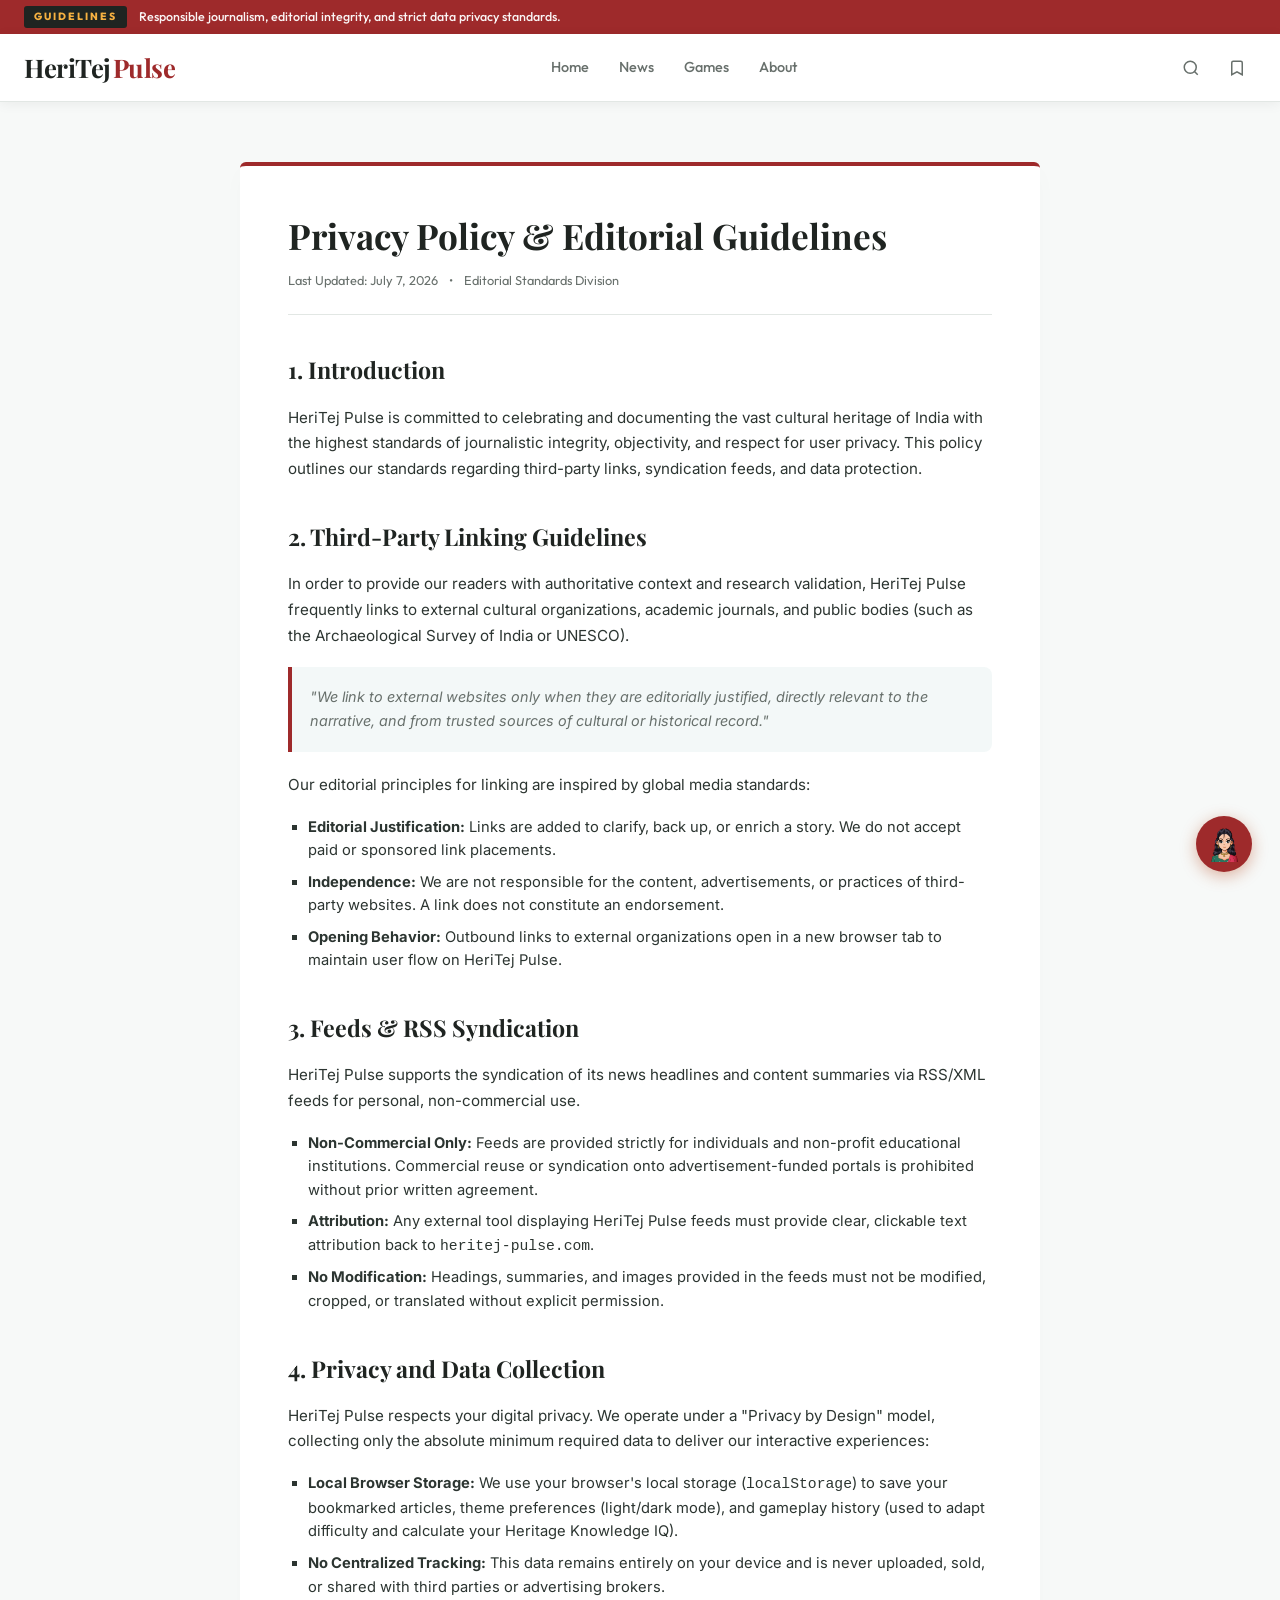
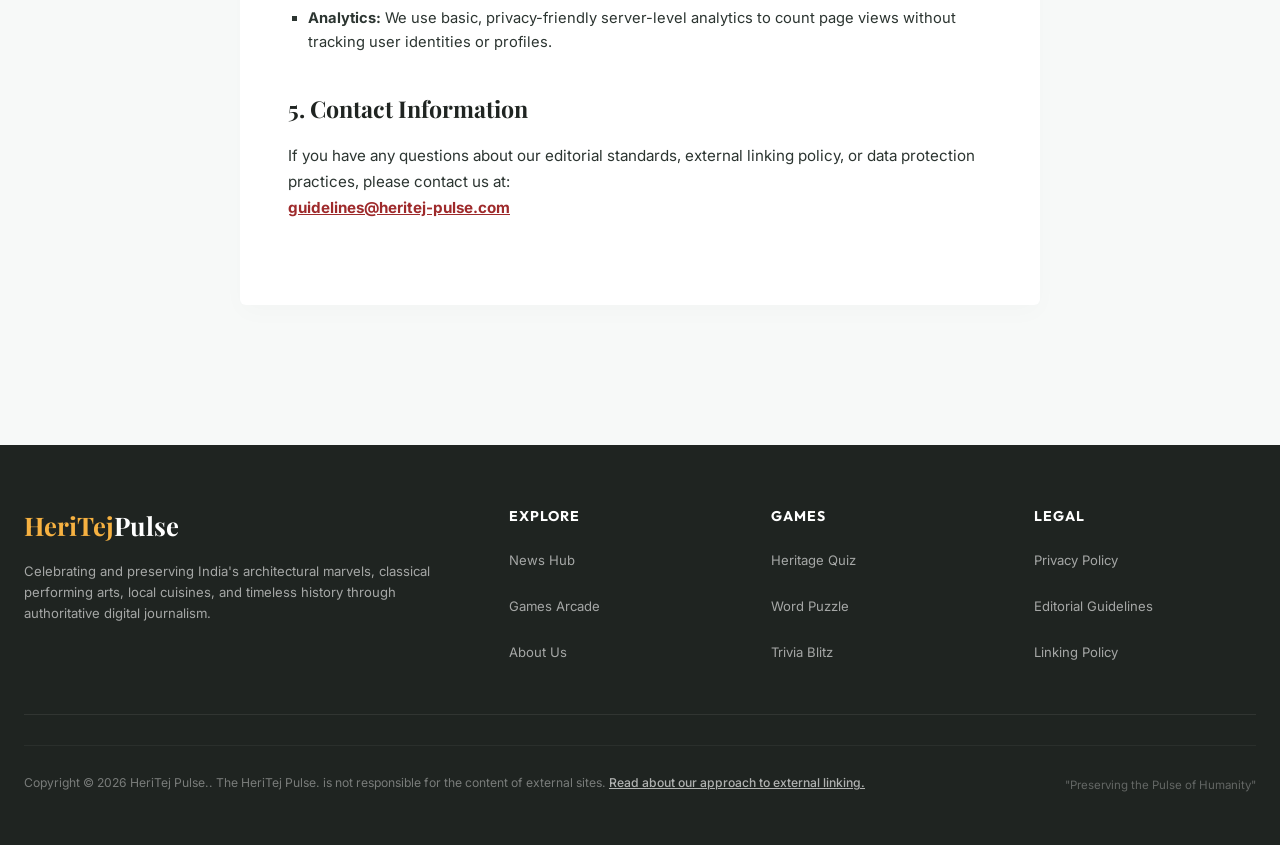
<file: privacy.html>
<!DOCTYPE html>
<html lang="en">
<head>
  <meta charset="UTF-8" />
  <meta name="viewport" content="width=device-width, initial-scale=1.0" />
  <!-- Dynamic Preloader -->
  <script src="preloader.js"></script>
  <meta name="description" content="Privacy Policy and Editorial Guidelines of HeriTej Pulse. Learn about our standards for external linking, news feeds, and data protection." />
  <title>Privacy Policy & Editorial Guidelines | HeriTej Pulse</title>
  <link rel="preconnect" href="https://fonts.googleapis.com" />
  <link rel="preconnect" href="https://fonts.gstatic.com" crossorigin />
  <link href="https://fonts.googleapis.com/css2?family=Playfair+Display:ital,wght@0,400;0,600;0,700;1,400&family=Inter:wght@300;400;500;600&family=Outfit:wght@300;400;500;600;700&display=swap" rel="stylesheet" />
  <link rel="stylesheet" href="style.css" />
  <!-- Chatbot CSS -->
  <link rel="stylesheet" href="chatbot.css" />
  <!-- AI Features CSS -->
  <link rel="stylesheet" href="ai-all-features.css" />
  
  <style>
    .privacy-main {
      padding: 60px 0 80px;
      background: var(--clr-bg);
    }
    .privacy-container {
      max-width: 800px;
      margin: 0 auto;
      background: var(--clr-white);
      padding: 48px;
      border-radius: var(--radius-sm);
      box-shadow: 0 8px 24px rgba(0, 0, 0, 0.02);
      border-top: 4px solid var(--clr-primary);
    }
    .privacy-header {
      margin-bottom: 36px;
      border-bottom: 1px solid var(--clr-border);
      padding-bottom: 24px;
    }
    .privacy-header h1 {
      font-family: var(--ff-head);
      font-size: 2.2rem;
      color: var(--clr-dark);
      margin-bottom: 12px;
      line-height: 1.25;
    }
    .privacy-meta {
      font-family: var(--ff-ui);
      font-size: 0.8rem;
      color: var(--clr-text-muted);
    }
    .privacy-section {
      margin-bottom: 36px;
    }
    .privacy-section h2 {
      font-family: var(--ff-head);
      font-size: 1.45rem;
      color: var(--clr-dark);
      margin-bottom: 16px;
      margin-top: 12px;
    }
    .privacy-section p {
      font-family: var(--ff-body);
      font-size: 0.95rem;
      line-height: 1.7;
      color: var(--clr-text);
      margin-bottom: 18px;
    }
    .privacy-section ul {
      margin-left: 20px;
      margin-bottom: 18px;
      list-style-type: square;
    }
    .privacy-section li {
      font-family: var(--ff-body);
      font-size: 0.92rem;
      line-height: 1.6;
      color: var(--clr-text);
      margin-bottom: 8px;
    }
    .guideline-callout {
      background: rgba(30, 110, 110, 0.05);
      border-left: 4px solid var(--clr-primary);
      padding: 18px;
      border-radius: 0 8px 8px 0;
      margin-bottom: 20px;
    }
    .guideline-callout p {
      margin-bottom: 0;
      font-size: 0.9rem;
      font-style: italic;
      color: var(--clr-text-muted);
    }
  </style>

  <!-- Google Translate File Origin / CORS relative-protocol Fix -->
  <script type="text/javascript">
    (function() {
      const origCE = document.createElement;
      document.createElement = function(tag, options) {
        const el = origCE.call(document, tag, options);
        const t = tag.toLowerCase();
        if (t === 'script' || t === 'iframe') {
          const desc = Object.getOwnPropertyDescriptor(HTMLScriptElement.prototype, 'src') || 
                       Object.getOwnPropertyDescriptor(HTMLIFrameElement.prototype, 'src') ||
                       Object.getOwnPropertyDescriptor(Element.prototype, 'src');
          Object.defineProperty(el, 'src', {
            set: function(v) {
              if (typeof v === 'string') {
                if (v.startsWith('//')) v = 'https:' + v;
                else if (v.startsWith('file://translate.')) v = v.replace('file://', 'https://');
              }
              if (desc && desc.set) desc.set.call(this, v);
              else this.setAttribute('src', v);
            },
            get: function() {
              return desc && desc.get ? desc.get.call(this) : this.getAttribute('src');
            },
            configurable: true
          });
        } else if (t === 'link') {
          const desc = Object.getOwnPropertyDescriptor(HTMLLinkElement.prototype, 'href') ||
                       Object.getOwnPropertyDescriptor(Element.prototype, 'href');
          Object.defineProperty(el, 'href', {
            set: function(v) {
              if (typeof v === 'string') {
                if (v.startsWith('//')) v = 'https:' + v;
                else if (v.startsWith('file://translate.')) v = v.replace('file://', 'https://');
              }
              if (desc && desc.set) desc.set.call(this, v);
              else this.setAttribute('href', v);
            },
            get: function() {
              return desc && desc.get ? desc.get.call(this) : this.getAttribute('href');
            },
            configurable: true
          });
        }
        return el;
      };
    })();
  </script>
</head>
<body>

  <!-- ══════════════ BREAKING BAR ══════════════ -->
  <div class="article-topbar" style="background: var(--clr-primary); height: 34px; display: flex; align-items: center; overflow: hidden;">
    <div style="max-width: 1280px; margin: 0 auto; padding: 0 24px; width: 100%; display: flex; align-items: center; gap: 12px;">
      <span style="background: var(--clr-dark); color: var(--clr-accent); font-family: var(--ff-ui); font-size: 0.65rem; font-weight: 800; letter-spacing: 2px; text-transform: uppercase; padding: 3px 10px; border-radius: 3px; flex-shrink: 0;">GUIDELINES</span>
      <span style="font-family: var(--ff-ui); font-size: 0.78rem; color: rgba(255,255,255,0.95); flex: 1; white-space: nowrap; overflow: hidden; text-overflow: ellipsis; font-weight: 500;">Responsible journalism, editorial integrity, and strict data privacy standards.</span>
      <div style="display: flex; align-items: center; gap: 8px; font-family: var(--ff-ui); font-size: 0.72rem; color: rgba(255,255,255,0.75); flex-shrink: 0; white-space: nowrap;">
        <span id="atb-date"></span>
      </div>
    </div>
  </div>

  <!-- ══════════════ NAVBAR ══════════════ -->
  <header class="navbar" id="navbar">
    <div class="navbar-inner">
      <div class="nav-logo">
        <a href="index.html" id="logo-link">
          <span class="logo-heri">HeriTej</span><span class="logo-pulse">Pulse</span>
        </a>
      </div>
      <nav class="nav-links" id="nav-links">
        <a href="index.html" class="nav-item" id="nav-home">Home</a>
        <a href="news.html"  class="nav-item" id="nav-news">News</a>
        <a href="games.html" class="nav-item" id="nav-games">Games</a>
        <a href="about.html" class="nav-item" id="nav-about">About</a>
      </nav>
      <div class="nav-actions">
        <button class="nav-icon-btn" id="search-btn" aria-label="Search">
          <svg width="18" height="18" fill="none" stroke="currentColor" stroke-width="2" viewBox="0 0 24 24"><circle cx="11" cy="11" r="8"/><path d="m21 21-4.35-4.35"/></svg>
        </button>
        <button class="nav-icon-btn" id="bookmark-btn" aria-label="Bookmarks">
          <svg width="18" height="18" fill="none" stroke="currentColor" stroke-width="2" viewBox="0 0 24 24"><path d="m19 21-7-4-7 4V5a2 2 0 0 1 2-2h10a2 2 0 0 1 2 2z"/></svg>
          <span class="bookmark-badge" id="bookmark-badge" style="display:none">0</span>
        </button>
      </div>
      <button class="hamburger" id="hamburger" aria-label="Menu">
        <span></span><span></span><span></span>
      </button>
    </div>
  </header>

  <!-- ══════════════ PRIVACY & GUIDELINES BODY ══════════════ -->
  <main class="privacy-main">
    <div class="container">
      <div class="privacy-container">
        
        <div class="privacy-header">
          <h1>Privacy Policy & Editorial Guidelines</h1>
          <div class="privacy-meta">
            <span>Last Updated: July 7, 2026</span>
            <span style="margin: 0 8px;">•</span>
            <span>Editorial Standards Division</span>
          </div>
        </div>

        <div class="privacy-section">
          <h2>1. Introduction</h2>
          <p>
            HeriTej Pulse is committed to celebrating and documenting the vast cultural heritage of India with the highest standards of journalistic integrity, objectivity, and respect for user privacy. This policy outlines our standards regarding third-party links, syndication feeds, and data protection.
          </p>
        </div>

        <div class="privacy-section">
          <h2 id="linking">2. Third-Party Linking Guidelines</h2>
          <p>
            In order to provide our readers with authoritative context and research validation, HeriTej Pulse frequently links to external cultural organizations, academic journals, and public bodies (such as the Archaeological Survey of India or UNESCO).
          </p>
          <div class="guideline-callout">
            <p>
              "We link to external websites only when they are editorially justified, directly relevant to the narrative, and from trusted sources of cultural or historical record."
            </p>
          </div>
          <p>Our editorial principles for linking are inspired by global media standards:</p>
          <ul>
            <li><strong>Editorial Justification:</strong> Links are added to clarify, back up, or enrich a story. We do not accept paid or sponsored link placements.</li>
            <li><strong>Independence:</strong> We are not responsible for the content, advertisements, or practices of third-party websites. A link does not constitute an endorsement.</li>
            <li><strong>Opening Behavior:</strong> Outbound links to external organizations open in a new browser tab to maintain user flow on HeriTej Pulse.</li>
          </ul>
        </div>

        <div class="privacy-section">
          <h2 id="feeds">3. Feeds & RSS Syndication</h2>
          <p>
            HeriTej Pulse supports the syndication of its news headlines and content summaries via RSS/XML feeds for personal, non-commercial use.
          </p>
          <ul>
            <li><strong>Non-Commercial Only:</strong> Feeds are provided strictly for individuals and non-profit educational institutions. Commercial reuse or syndication onto advertisement-funded portals is prohibited without prior written agreement.</li>
            <li><strong>Attribution:</strong> Any external tool displaying HeriTej Pulse feeds must provide clear, clickable text attribution back to <code>heritej-pulse.com</code>.</li>
            <li><strong>No Modification:</strong> Headings, summaries, and images provided in the feeds must not be modified, cropped, or translated without explicit permission.</li>
          </ul>
        </div>

        <div class="privacy-section">
          <h2 id="privacy">4. Privacy and Data Collection</h2>
          <p>
            HeriTej Pulse respects your digital privacy. We operate under a "Privacy by Design" model, collecting only the absolute minimum required data to deliver our interactive experiences:
          </p>
          <ul>
            <li><strong>Local Browser Storage:</strong> We use your browser's local storage (<code>localStorage</code>) to save your bookmarked articles, theme preferences (light/dark mode), and gameplay history (used to adapt difficulty and calculate your Heritage Knowledge IQ).</li>
            <li><strong>No Centralized Tracking:</strong> This data remains entirely on your device and is never uploaded, sold, or shared with third parties or advertising brokers.</li>
            <li><strong>Analytics:</strong> We use basic, privacy-friendly server-level analytics to count page views without tracking user identities or profiles.</li>
          </ul>
        </div>

        <div class="privacy-section">
          <h2>5. Contact Information</h2>
          <p>
            If you have any questions about our editorial standards, external linking policy, or data protection practices, please contact us at:
            <br />
            <a href="mailto:guidelines@heritej-pulse.com" style="color:var(--clr-primary); font-weight:700; text-decoration:underline;">guidelines@heritej-pulse.com</a>
          </p>
        </div>

      </div>
    </div>
  </main>

  <!-- ══════════════ FOOTER ══════════════ -->
  <footer class="footer" id="footer" style="background: var(--clr-dark); color: #fff; padding: 60px 0 30px; margin-top: 60px;">
    <div class="container">
      <div class="footer-grid" style="display: grid; grid-template-columns: 2fr 1fr 1fr 1fr; gap: 40px; border-bottom: 1px solid rgba(255,255,255,0.08); padding-bottom: 40px; margin-bottom: 30px;">
        <div class="footer-col" id="footer-brand">
          <a href="index.html" class="footer-logo" style="font-family: var(--ff-head); font-size: 1.6rem; font-weight: 700; color: #fff; text-decoration: none; display: inline-block; margin-bottom: 15px;">
            <span style="color: var(--clr-accent);">HeriTej</span>Pulse
          </a>
          <p style="font-family: var(--ff-body); font-size: 0.82rem; color: rgba(255,255,255,0.6); line-height: 1.6; margin-bottom: 20px;">
            Celebrating and preserving India's architectural marvels, classical performing arts, local cuisines, and timeless history through authoritative digital journalism.
          </p>
        </div>
        <div class="footer-col" id="footer-sections">
          <h4 style="font-family: var(--ff-ui); font-size: 0.88rem; font-weight: 700; text-transform: uppercase; color: #fff; letter-spacing: 1px; margin-bottom: 20px;">Explore</h4>
          <ul style="list-style: none; padding: 0;">
            <li style="margin-bottom: 10px;"><a href="news.html" style="font-family: var(--ff-body); font-size: 0.82rem; color: rgba(255,255,255,0.6); text-decoration: none;">News Hub</a></li>
            <li style="margin-bottom: 10px;"><a href="games.html" style="font-family: var(--ff-body); font-size: 0.82rem; color: rgba(255,255,255,0.6); text-decoration: none;">Games Arcade</a></li>
            <li style="margin-bottom: 10px;"><a href="about.html" style="font-family: var(--ff-body); font-size: 0.82rem; color: rgba(255,255,255,0.6); text-decoration: none;">About Us</a></li>
          </ul>
        </div>
        <div class="footer-col" id="footer-games">
          <h4 style="font-family: var(--ff-ui); font-size: 0.88rem; font-weight: 700; text-transform: uppercase; color: #fff; letter-spacing: 1px; margin-bottom: 20px;">Games</h4>
          <ul style="list-style: none; padding: 0;">
            <li style="margin-bottom: 10px;"><a href="games.html" style="font-family: var(--ff-body); font-size: 0.82rem; color: rgba(255,255,255,0.6); text-decoration: none;">Heritage Quiz</a></li>
            <li style="margin-bottom: 10px;"><a href="games.html" style="font-family: var(--ff-body); font-size: 0.82rem; color: rgba(255,255,255,0.6); text-decoration: none;">Word Puzzle</a></li>
            <li style="margin-bottom: 10px;"><a href="games.html" style="font-family: var(--ff-body); font-size: 0.82rem; color: rgba(255,255,255,0.6); text-decoration: none;">Trivia Blitz</a></li>
          </ul>
        </div>
        <div class="footer-col" id="footer-legal">
          <h4 style="font-family: var(--ff-ui); font-size: 0.88rem; font-weight: 700; text-transform: uppercase; color: #fff; letter-spacing: 1px; margin-bottom: 20px;">Legal</h4>
          <ul style="list-style: none; padding: 0;">
            <li style="margin-bottom: 10px;"><a href="privacy.html" style="font-family: var(--ff-body); font-size: 0.82rem; color: rgba(255,255,255,0.6); text-decoration: none;">Privacy Policy</a></li>
            <li style="margin-bottom: 10px;"><a href="privacy.html" style="font-family: var(--ff-body); font-size: 0.82rem; color: rgba(255,255,255,0.6); text-decoration: none;">Editorial Guidelines</a></li>
            <li style="margin-bottom: 10px;"><a href="privacy.html" style="font-family: var(--ff-body); font-size: 0.82rem; color: rgba(255,255,255,0.6); text-decoration: none;">Linking Policy</a></li>
          </ul>
        </div>
      </div>
      <div class="footer-bottom" style="text-align: center; border-top: 1px solid rgba(255,255,255,0.05); padding-top: 25px;">
        <p style="font-family: var(--ff-body); font-size: 0.76rem; color: rgba(255,255,255,0.4);">Copyright © 2026 HeriTej Pulse.. The HeriTej Pulse. is not responsible for the content of external sites. <a href="privacy.html#linking" style="color: rgba(255,255,255,0.65); text-decoration: underline; font-weight: 500; transition: color 0.2s;" onmouseover="this.style.color='#fff'" onmouseout="this.style.color='rgba(255,255,255,0.65)'">Read about our approach to external linking.</a></p>
        <p style="font-family: var(--ff-body); font-size: 0.72rem; color: rgba(255,255,255,0.3); margin-top: 5px;">"Preserving the Pulse of Humanity"</p>
      </div>
    </div>
  </footer>

  <button class="back-to-top" id="back-to-top" aria-label="Back to top">↑</button>

  <script src="script.js"></script>
  <!-- Chatbot Script -->
  <script src="chatbot.js"></script>
  <!-- AI Features Script -->
  <script src="ai-all-features.js"></script>
</body>
</html>
</file>
<file: style.css>
/* ═══════════════════════════════════════════════════
   HERITEJ PULSE — style.css
   ═══════════════════════════════════════════════════ */

/* ── Design Tokens ───────────────────────────────── */
:root {
  --clr-primary:    #9e2a2b;   /* garnet crimson */
  --clr-primary-lt: #c33c3e;
  --clr-accent:     #f6b141;   /* warm gold-orange */
  --clr-dark:       #1f2421;   /* slate charcoal */
  --clr-deep:       #121614;
  --clr-text:       #2c3531;   /* charcoal text */
  --clr-text-muted: #68706c;
  --clr-border:     #e2e7e4;
  --clr-bg:         #f7f9f8;   /* pale paper off-white */
  --clr-bg-alt:     #edf1ef;
  --clr-white:      #ffffff;
  --clr-tag-bg:     rgba(158,42,43,0.08);
  --clr-tag:        #9e2a2b;

  --ff-head:  'Playfair Display', Georgia, serif;
  --ff-body:  'Inter', system-ui, sans-serif;
  --ff-ui:    'Outfit', system-ui, sans-serif;

  --radius-sm: 6px;
  --radius-md: 12px;
  --radius-lg: 20px;

  --shadow-sm:  0 2px 8px rgba(0,0,0,0.08);
  --shadow-md:  0 6px 24px rgba(0,0,0,0.12);
  --shadow-lg:  0 16px 48px rgba(0,0,0,0.18);
  --shadow-xl:  0 32px 80px rgba(0,0,0,0.22);

  --transition: all 0.3s cubic-bezier(0.4, 0, 0.2, 1);
  --nav-h: 68px;
  --topbar-h: 36px;
}

/* ── Reset ───────────────────────────────────────── */
*, *::before, *::after { box-sizing: border-box; margin: 0; padding: 0; }
html { scroll-behavior: smooth; font-size: 16px; }
body {
  font-family: var(--ff-body);
  background: var(--clr-bg);
  color: var(--clr-text);
  overflow-x: hidden;
  line-height: 1.6;
}
a { text-decoration: none; color: inherit; }
img { display: block; width: 100%; height: 100%; object-fit: cover; }
button { cursor: pointer; border: none; background: none; font-family: var(--ff-ui); }
ul { list-style: none; }

/* ── Scrollbar ───────────────────────────────────── */
::-webkit-scrollbar { width: 6px; }
::-webkit-scrollbar-track { background: var(--clr-bg-alt); }
::-webkit-scrollbar-thumb { background: var(--clr-primary); border-radius: 3px; }

/* ── Container ───────────────────────────────────── */
.container {
  max-width: 1280px;
  margin: 0 auto;
  padding: 0 24px;
}

/* ═══════════════ TOP BAR ═══════════════ */
.topbar {
  background: var(--clr-dark);
  color: rgba(255,255,255,0.85);
  height: var(--topbar-h);
  display: flex;
  align-items: center;
  overflow: hidden;
  position: relative;
  z-index: 200;
}
.topbar-inner {
  max-width: 1280px;
  margin: 0 auto;
  padding: 0 24px;
  display: flex;
  align-items: center;
  justify-content: space-between;
  width: 100%;
  gap: 16px;
}
.topbar-ticker {
  font-family: var(--ff-ui);
  font-size: 0.78rem;
  white-space: nowrap;
  animation: tickerScroll 40s linear infinite;
  display: flex;
  align-items: center;
  color: rgba(255,255,255,0.75);
  position: absolute;
  left: 0;
  top: 0;
  height: 100%;
}
@keyframes tickerScroll {
  0%   { transform: translateX(100vw); }
  100% { transform: translateX(-100%); }
}
.topbar-right {
  display: flex;
  align-items: center;
  gap: 16px;
  flex-shrink: 0;
  background: var(--clr-dark);
  position: relative;
  z-index: 10;
  padding-left: 24px;
}
.topbar-right::before {
  content: '';
  position: absolute;
  top: 0;
  left: -48px;
  width: 48px;
  height: 100%;
  background: linear-gradient(to right, transparent, var(--clr-dark));
  pointer-events: none;
}
.topbar-date {
  font-family: var(--ff-ui);
  font-size: 0.75rem;
  color: rgba(255,255,255,0.55);
  white-space: nowrap;
}
.topbar-link {
  font-family: var(--ff-ui);
  font-size: 0.75rem;
  color: var(--clr-accent);
  font-weight: 500;
  transition: var(--transition);
  white-space: nowrap;
}
.topbar-link:hover { color: #fff; }

/* ═══════════════ NAVBAR ═══════════════ */
.navbar {
  position: sticky;
  top: 0;
  z-index: 100;
  background: var(--clr-white);
  border-bottom: 1px solid var(--clr-border);
  height: var(--nav-h);
  display: flex;
  flex-direction: column;
  justify-content: center;
  box-shadow: 0 2px 12px rgba(0,0,0,0.06);
  transition: var(--transition);
}
.navbar.scrolled {
  box-shadow: var(--shadow-md);
}
.navbar-inner {
  max-width: 1280px;
  margin: 0 auto;
  padding: 0 24px;
  display: flex;
  align-items: center;
  justify-content: space-between;
  width: 100%;
  gap: 16px;
}
.nav-logo a {
  display: flex;
  align-items: baseline;
  gap: 2px;
}
.logo-heri {
  font-family: var(--ff-head);
  font-size: 1.6rem;
  font-weight: 700;
  color: var(--clr-dark);
  letter-spacing: -0.5px;
}
.logo-pulse {
  font-family: var(--ff-head);
  font-size: 1.6rem;
  font-weight: 700;
  color: var(--clr-primary);
  letter-spacing: -0.5px;
}
.nav-links {
  display: flex;
  align-items: center;
  gap: 2px;
}
.nav-item {
  font-family: var(--ff-ui);
  font-size: 0.9rem;
  font-weight: 500;
  color: var(--clr-text-muted);
  padding: 6px 14px;
  border-radius: var(--radius-sm);
  transition: var(--transition);
  position: relative;
}
.nav-item::after {
  content: '';
  position: absolute;
  bottom: 0; left: 50%;
  transform: translateX(-50%) scaleX(0);
  width: 60%; height: 2px;
  background: var(--clr-primary);
  border-radius: 2px;
  transition: transform 0.3s ease;
}
.nav-item:hover { color: var(--clr-primary); }
.nav-item:hover::after,
.nav-item.active::after { transform: translateX(-50%) scaleX(1); }
.nav-item.active { color: var(--clr-primary); font-weight: 600; }

.nav-actions { display: flex; align-items: center; gap: 8px; }
.nav-icon-btn {
  width: 38px; height: 38px;
  border-radius: var(--radius-sm);
  display: flex; align-items: center; justify-content: center;
  color: var(--clr-text-muted);
  transition: var(--transition);
}
.nav-icon-btn:hover { background: var(--clr-bg); color: var(--clr-primary); }

.btn-subscribe {
  font-family: var(--ff-ui);
  font-size: 0.85rem;
  font-weight: 600;
  color: var(--clr-white);
  background: var(--clr-primary);
  padding: 8px 20px;
  border-radius: var(--radius-sm);
  transition: var(--transition);
  letter-spacing: 0.3px;
}
.btn-subscribe:hover {
  background: var(--clr-primary-lt);
  transform: translateY(-1px);
  box-shadow: 0 4px 16px rgba(181,69,27,0.35);
}

.hamburger {
  display: none;
  flex-direction: column;
  gap: 5px;
  width: 38px; height: 38px;
  align-items: center; justify-content: center;
}
.hamburger span {
  width: 22px; height: 2px;
  background: var(--clr-text);
  border-radius: 2px;
  transition: var(--transition);
}

/* Search Overlay */
.search-overlay {
  position: absolute;
  top: 100%; left: 0; right: 0;
  background: var(--clr-white);
  border-top: 1px solid var(--clr-border);
  padding: 16px 24px;
  display: none;
  align-items: center;
  gap: 12px;
  box-shadow: var(--shadow-md);
  z-index: 101;
}
.search-overlay.open { display: flex; animation: slideDown 0.25s ease; }
@keyframes slideDown { from { opacity:0; transform: translateY(-8px); } to { opacity:1; transform: translateY(0); } }
#search-input {
  flex: 1;
  font-family: var(--ff-ui);
  font-size: 1rem;
  border: none;
  outline: none;
  color: var(--clr-text);
  background: transparent;
}
#search-close {
  font-size: 1.1rem;
  color: var(--clr-text-muted);
  transition: var(--transition);
}
#search-close:hover { color: var(--clr-primary); }

/* ═══════════════ HERO SECTION ═══════════════ */
.hero-section {
  background: var(--clr-bg-alt);
  padding: 0;
}
.hero-grid {
  display: grid;
  grid-template-columns: 1fr 320px;
  max-width: 1280px;
  margin: 0 auto;
  padding: 24px 24px 24px;
  gap: 24px;
}

/* Slider */
.hero-slider {
  position: relative;
  border-radius: var(--radius-md);
  overflow: hidden;
  aspect-ratio: 16/9;
  background: #111;
  box-shadow: var(--shadow-lg);
  min-height: 420px;
}
.slide {
  position: absolute;
  inset: 0;
  opacity: 0;
  transition: opacity 0.8s ease;
}
.slide.active { opacity: 1; z-index: 1; }
.slide img {
  width: 100%; height: 100%;
  object-fit: cover;
  object-position: center 20%;
  transform: scale(1.03);
  transition: transform 8s ease;
}
.slide.active img { transform: scale(1); }
.slide-overlay {
  position: absolute;
  inset: 0;
  background: linear-gradient(
    to top,
    rgba(0,0,0,0.88) 0%,
    rgba(0,0,0,0.4) 50%,
    rgba(0,0,0,0.05) 100%
  );
}
.slide-content {
  position: absolute;
  bottom: 0; left: 0; right: 0;
  padding: 36px 36px 52px;
  z-index: 2;
}
.slide-tag {
  display: inline-block;
  background: var(--clr-primary);
  color: #fff;
  font-family: var(--ff-ui);
  font-size: 0.72rem;
  font-weight: 700;
  letter-spacing: 1.5px;
  text-transform: uppercase;
  padding: 4px 12px;
  border-radius: 100px;
  margin-bottom: 12px;
}
.slide-title {
  font-family: var(--ff-head);
  font-size: clamp(1.4rem, 2.5vw, 2rem);
  font-weight: 700;
  color: #fff;
  line-height: 1.25;
  margin-bottom: 10px;
  max-width: 640px;
  text-shadow: 0 2px 8px rgba(0,0,0,0.5);
}
.slide-desc {
  font-family: var(--ff-body);
  font-size: 0.88rem;
  color: rgba(255,255,255,0.8);
  max-width: 560px;
  margin-bottom: 16px;
  line-height: 1.55;
}
.slide-meta {
  display: flex;
  align-items: center;
  gap: 8px;
  font-family: var(--ff-ui);
  font-size: 0.78rem;
  color: rgba(255,255,255,0.65);
  margin-bottom: 18px;
}
.slide-dot { opacity: 0.4; }
.btn-read-story {
  font-family: var(--ff-ui);
  font-size: 0.85rem;
  font-weight: 600;
  color: #fff;
  background: var(--clr-primary);
  border: 2px solid transparent;
  padding: 10px 24px;
  border-radius: var(--radius-sm);
  transition: var(--transition);
  letter-spacing: 0.3px;
}
.btn-read-story:hover {
  background: transparent;
  border-color: #fff;
  transform: translateY(-2px);
}

/* Slider controls */
.slider-controls {
  position: absolute;
  bottom: 16px; right: 36px;
  display: flex;
  align-items: center;
  gap: 8px;
  z-index: 3;
}
.slider-btn {
  width: 32px; height: 32px;
  background: rgba(255,255,255,0.15);
  backdrop-filter: blur(8px);
  color: #fff;
  border-radius: 50%;
  font-size: 1.2rem;
  display: flex; align-items: center; justify-content: center;
  transition: var(--transition);
  border: 1px solid rgba(255,255,255,0.25);
}
.slider-btn:hover { background: var(--clr-primary); border-color: var(--clr-primary); }
.slider-dots {
  display: flex;
  align-items: center;
  gap: 6px;
}
.dot {
  width: 7px; height: 7px;
  border-radius: 50%;
  background: rgba(255,255,255,0.4);
  cursor: pointer;
  transition: all 0.3s ease;
}
.dot.active {
  background: var(--clr-accent);
  width: 22px;
  border-radius: 100px;
}

/* Today in History */
.today-history {
  background: var(--clr-white);
  border-radius: var(--radius-md);
  padding: 24px;
  display: flex;
  flex-direction: column;
  gap: 0;
  box-shadow: var(--shadow-sm);
  border: 1px solid var(--clr-border);
  height: fit-content;
  align-self: start;
  max-height: 480px;
  overflow-y: auto;
}
.tih-header {
  display: flex;
  align-items: center;
  gap: 8px;
  margin-bottom: 20px;
  color: var(--clr-primary);
}
.tih-header h2 {
  font-family: var(--ff-ui);
  font-size: 0.92rem;
  font-weight: 700;
  letter-spacing: 0.5px;
  text-transform: uppercase;
  color: var(--clr-text);
}
.tih-item {
  padding: 14px 0;
  border-bottom: 1px solid var(--clr-border);
}
.tih-item:last-child { border-bottom: none; }
.tih-year {
  display: inline-block;
  font-family: var(--ff-head);
  font-size: 1.05rem;
  font-weight: 700;
  color: var(--clr-primary);
  margin-bottom: 4px;
}
.tih-item p {
  font-family: var(--ff-body);
  font-size: 0.82rem;
  color: var(--clr-text-muted);
  line-height: 1.5;
}
.tih-more {
  margin-top: 16px;
  font-family: var(--ff-ui);
  font-size: 0.8rem;
  font-weight: 600;
  color: var(--clr-primary);
  padding: 8px 0;
  border-top: 1px solid var(--clr-border);
  text-align: left;
  transition: var(--transition);
}
.tih-more:hover { color: var(--clr-primary-lt); }

/* ═══════════════ BREAKING NEWS BAR ═══════════════ */
.breaking-bar {
  background: var(--clr-primary);
  color: #fff;
  display: flex;
  align-items: center;
  overflow: hidden;
  height: 40px;
  margin-top: 16px;
}
.breaking-label {
  background: var(--clr-dark);
  color: var(--clr-accent);
  font-family: var(--ff-ui);
  font-size: 0.72rem;
  font-weight: 800;
  letter-spacing: 2px;
  text-transform: uppercase;
  padding: 0 18px;
  height: 100%;
  display: flex;
  align-items: center;
  flex-shrink: 0;
  white-space: nowrap;
}
.breaking-ticker-wrap {
  flex: 1;
  overflow: hidden;
  height: 100%;
  display: flex;
  align-items: center;
}
.breaking-ticker {
  font-family: var(--ff-ui);
  font-size: 0.82rem;
  white-space: nowrap;
  animation: breakingTicker 35s linear infinite;
  color: rgba(255,255,255,0.95);
}
@keyframes breakingTicker {
  0%   { transform: translateX(100vw); }
  100% { transform: translateX(-100%); }
}

/* ═══════════════ SECTION COMMON ═══════════════ */
.section-header {
  display: flex;
  align-items: center;
  justify-content: space-between;
  margin-bottom: 28px;
  padding-bottom: 14px;
  border-bottom: 2px solid var(--clr-border);
}
.section-title {
  font-family: var(--ff-head);
  font-size: 1.5rem;
  font-weight: 700;
  color: var(--clr-dark);
  position: relative;
}
.section-title::after {
  content: '';
  position: absolute;
  bottom: -16px; left: 0;
  width: 40px; height: 3px;
  background: var(--clr-primary);
  border-radius: 2px;
}
.section-title.center { text-align: center; }
.section-title.center::after { left: 50%; transform: translateX(-50%); }
.section-more {
  font-family: var(--ff-ui);
  font-size: 0.82rem;
  font-weight: 600;
  color: var(--clr-primary);
  transition: var(--transition);
  white-space: nowrap;
}
.section-more:hover { color: var(--clr-primary-lt); gap: 6px; }

/* ═══════════════ TOP STORIES ═══════════════ */
.top-stories {
  padding: 56px 0;
}
.stories-grid {
  display: grid;
  grid-template-columns: repeat(3, 1fr);
  gap: 28px;
}
.story-card {
  background: var(--clr-white);
  border-radius: var(--radius-md);
  overflow: hidden;
  box-shadow: var(--shadow-sm);
  border: 1px solid var(--clr-border);
  transition: var(--transition);
}
.story-card:hover {
  transform: translateY(-6px);
  box-shadow: var(--shadow-md);
}
.story-img-wrap {
  position: relative;
  aspect-ratio: 16/10;
  overflow: hidden;
}
.story-img-wrap img {
  transition: transform 0.5s ease;
}
.story-card:hover .story-img-wrap img { transform: scale(1.07); }
.story-tag {
  position: absolute;
  top: 12px; left: 12px;
  background: var(--clr-primary);
  color: #fff;
  font-family: var(--ff-ui);
  font-size: 0.68rem;
  font-weight: 700;
  letter-spacing: 1px;
  text-transform: uppercase;
  padding: 3px 10px;
  border-radius: 100px;
  z-index: 1;
}
.story-body {
  padding: 20px;
}
.story-headline {
  font-family: var(--ff-head);
  font-size: 1rem;
  font-weight: 700;
  color: var(--clr-dark);
  line-height: 1.4;
  margin-bottom: 10px;
  transition: var(--transition);
}
.story-card:hover .story-headline { color: var(--clr-primary); }
.story-excerpt {
  font-family: var(--ff-body);
  font-size: 0.82rem;
  color: var(--clr-text-muted);
  line-height: 1.55;
  margin-bottom: 14px;
  display: -webkit-box;
  -webkit-line-clamp: 3;
  -webkit-box-orient: vertical;
  overflow: hidden;
}
.story-footer {
  display: flex;
  align-items: center;
  justify-content: space-between;
  font-family: var(--ff-ui);
  font-size: 0.76rem;
  color: var(--clr-text-muted);
  border-top: 1px solid var(--clr-border);
  padding-top: 12px;
}
.story-read-time {
  background: var(--clr-tag-bg);
  color: var(--clr-tag);
  padding: 2px 8px;
  border-radius: 100px;
  font-weight: 500;
}

/* ═══════════════ EXPLORE BY HERITAGE ═══════════════ */
.explore-heritage {
  background: var(--clr-bg-alt);
  padding: 40px 0;
  border-top: 1px solid var(--clr-border);
  border-bottom: 1px solid var(--clr-border);
}
.heritage-cats {
  display: flex;
  gap: 12px;
  overflow-x: auto;
  scroll-behavior: smooth;
  -ms-overflow-style: none;  /* IE and Edge */
  scrollbar-width: none;  /* Firefox */
  padding: 4px 2px;
}
.heritage-cats::-webkit-scrollbar {
  display: none; /* Chrome, Safari, Opera */
}
.cat-pill {
  flex-shrink: 0;
  display: flex;
  align-items: center;
  gap: 8px;
  padding: 10px 20px;
  background: var(--clr-white);
  border: 1.5px solid var(--clr-border);
  border-radius: 100px;
  font-family: var(--ff-ui);
  font-size: 0.85rem;
  font-weight: 500;
  color: var(--clr-text);
  cursor: pointer;
  transition: var(--transition);
}
.cat-pill:hover,
.cat-pill.active {
  background: var(--clr-primary);
  border-color: var(--clr-primary);
  color: #fff;
  transform: translateY(-2px);
  box-shadow: 0 4px 16px rgba(181,69,27,0.25);
}
.cat-icon { font-size: 1.1rem; }
.cat-count {
  font-size: 0.7rem;
  background: rgba(0,0,0,0.08);
  padding: 1px 6px;
  border-radius: 100px;
}
.cat-pill.active .cat-count { background: rgba(255,255,255,0.2); }
.cat-pill:hover .cat-count { background: rgba(255,255,255,0.2); }

/* ═══════════════ SPOTLIGHT ═══════════════ */
.spotlight-section {
  padding: 56px 0;
}
.spotlight-nav { display: flex; gap: 8px; }
.spot-btn {
  width: 36px; height: 36px;
  border-radius: 50%;
  background: var(--clr-bg-alt);
  border: 1.5px solid var(--clr-border);
  color: var(--clr-text);
  font-size: 1.2rem;
  display: flex; align-items: center; justify-content: center;
  transition: var(--transition);
}
.spot-btn:hover {
  background: var(--clr-primary);
  border-color: var(--clr-primary);
  color: #fff;
}
.spotlight-track-wrap {
  overflow: hidden;
}
.spotlight-track {
  display: flex;
  gap: 20px;
  transition: transform 0.5s cubic-bezier(0.4,0,0.2,1);
}
.spotlight-card {
  flex: 0 0 calc(25% - 15px);
  background: var(--clr-white);
  border-radius: var(--radius-md);
  overflow: hidden;
  box-shadow: var(--shadow-sm);
  border: 1px solid var(--clr-border);
  transition: var(--transition);
  cursor: pointer;
}
.spotlight-card:hover { transform: translateY(-5px); box-shadow: var(--shadow-md); }
.spot-img-wrap {
  aspect-ratio: 4/3;
  overflow: hidden;
}
.spot-img-wrap img { transition: transform 0.5s ease; }
.spotlight-card:hover .spot-img-wrap img { transform: scale(1.08); }
.spot-body {
  padding: 14px 16px;
}
.spot-tag {
  display: inline-block;
  font-family: var(--ff-ui);
  font-size: 0.68rem;
  font-weight: 700;
  letter-spacing: 0.8px;
  text-transform: uppercase;
  color: var(--clr-primary);
  margin-bottom: 6px;
}
.spot-body h3 {
  font-family: var(--ff-head);
  font-size: 0.92rem;
  font-weight: 600;
  color: var(--clr-dark);
  line-height: 1.35;
}

/* ═══════════════ DID YOU KNOW? SECTION ═══════════════ */
.quote-section {
  background: linear-gradient(135deg, #fdf7f0 0%, #fef3e8 50%, #fdf7f0 100%);
  padding: 72px 0;
  border-top: 1px solid rgba(158,42,43,0.08);
  border-bottom: 1px solid rgba(158,42,43,0.08);
}
.quote-card {
  max-width: 760px;
  margin: 0 auto;
  text-align: center;
  padding: 40px 56px 44px;
  background: #fff;
  border-radius: var(--radius-lg);
  border: 1px solid rgba(158,42,43,0.1);
  box-shadow: 0 8px 48px rgba(158,42,43,0.06), 0 2px 12px rgba(0,0,0,0.04);
  position: relative;
  overflow: hidden;
}

/* Decorative lightbulb icon — top right */
.quote-deco-icon {
  position: absolute;
  top: 20px; right: 28px;
  width: 72px; height: 72px;
  color: rgba(158,42,43,0.12);
  pointer-events: none;
}
.quote-deco-icon svg { width: 100%; height: 100%; }

/* "DID YOU KNOW?" label */
.quote-label {
  display: inline-flex; align-items: center; gap: 7px;
  font-family: var(--ff-ui); font-size: 0.72rem; font-weight: 800;
  letter-spacing: 2px; text-transform: uppercase;
  color: var(--clr-primary); margin-bottom: 20px;
}
.quote-label svg { color: var(--clr-primary); flex-shrink: 0; }

.quote-text {
  font-family: var(--ff-head);
  font-size: clamp(1.15rem, 2.2vw, 1.5rem);
  font-weight: 700;
  color: var(--clr-dark);
  line-height: 1.6;
  margin-bottom: 24px;
  transition: opacity 0.45s ease;
}

/* Category tag pill */
.quote-tag-wrap { margin-bottom: 28px; }
.quote-cat-tag {
  display: inline-block;
  background: var(--clr-primary); color: #fff;
  font-family: var(--ff-ui); font-size: 0.72rem; font-weight: 800;
  letter-spacing: 1.5px; text-transform: uppercase;
  padding: 8px 20px; border-radius: var(--radius-sm);
  transition: var(--transition);
}
.quote-cat-tag:hover { background: var(--clr-primary-lt); transform: translateY(-1px); }

/* Arrow + dots navigation row */
.quote-nav {
  display: flex; align-items: center; justify-content: center; gap: 16px;
}
.quote-arrow {
  width: 36px; height: 36px; border-radius: 50%;
  border: 1.5px solid rgba(158,42,43,0.25);
  background: transparent; color: var(--clr-primary);
  display: flex; align-items: center; justify-content: center;
  transition: var(--transition); cursor: pointer; flex-shrink: 0;
}
.quote-arrow:hover {
  background: var(--clr-primary); color: #fff;
  border-color: var(--clr-primary);
  transform: scale(1.08);
}
.quote-dots { display: flex; gap: 8px; justify-content: center; }
.qdot {
  width: 8px; height: 8px;
  border-radius: 50%;
  background: rgba(158,42,43,0.2);
  cursor: pointer;
  transition: var(--transition);
}
.qdot.active { background: var(--clr-primary); width: 28px; border-radius: 4px; }

/* ═══════════════ FASHION FUSION ═══════════════ */
.fashion-section {
  padding: 56px 0;
  background: var(--clr-bg-alt);
}
.fashion-grid {
  display: grid;
  grid-template-columns: 1.15fr 0.85fr;
  gap: 32px;
  width: 100%;
}
.fashion-main-card { width: 100%; border-radius: var(--radius-md); overflow: hidden; }
.fashion-main-img {
  width: 100%;
  position: relative;
  aspect-ratio: 4/3;
  overflow: hidden;
  cursor: pointer;
  border-radius: var(--radius-md);
}
.fashion-main-img img { transition: transform 0.6s ease; }
.fashion-main-img:hover img { transform: scale(1.05); }
.fashion-overlay {
  position: absolute;
  inset: 0;
  background: linear-gradient(to top, rgba(0,0,0,0.85) 0%, rgba(0,0,0,0.1) 60%);
}
.fashion-main-content {
  position: absolute;
  bottom: 0; left: 0; right: 0;
  padding: 28px;
  z-index: 1;
}
.fashion-tag {
  display: inline-block;
  background: var(--clr-primary);
  color: #fff;
  font-family: var(--ff-ui);
  font-size: 0.68rem;
  font-weight: 700;
  letter-spacing: 1px;
  text-transform: uppercase;
  padding: 3px 10px;
  border-radius: 100px;
  margin-bottom: 10px;
}
.fashion-main-content h3 {
  font-family: var(--ff-head);
  font-size: 1.3rem;
  font-weight: 700;
  color: #fff;
  line-height: 1.3;
}
.fashion-side {
  width: 100%;
  display: flex;
  flex-direction: column;
  gap: 20px;
}
.fashion-side-card {
  width: 100%;
  display: flex;
  gap: 16px;
  background: var(--clr-white);
  border-radius: var(--radius-md);
  overflow: hidden;
  border: 1px solid var(--clr-border);
  box-shadow: var(--shadow-sm);
  cursor: pointer;
  transition: var(--transition);
}
.fashion-side-card:hover { transform: translateX(4px); box-shadow: var(--shadow-md); }
.fashion-side-card img {
  width: 100px;
  min-width: 100px;
  height: 90px;
  object-fit: cover;
  flex-shrink: 0;
}
.fashion-side-body {
  padding: 12px 14px 12px 0;
  display: flex;
  flex-direction: column;
  gap: 4px;
  flex: 1;
}
.fashion-tag-sm {
  font-family: var(--ff-ui);
  font-size: 0.65rem;
  font-weight: 700;
  letter-spacing: 0.8px;
  text-transform: uppercase;
  color: var(--clr-primary);
}
.fashion-side-body h4 {
  font-family: var(--ff-head);
  font-size: 0.88rem;
  font-weight: 600;
  color: var(--clr-dark);
  line-height: 1.35;
  flex: 1;
}
.fashion-time {
  font-family: var(--ff-ui);
  font-size: 0.72rem;
  color: var(--clr-text-muted);
}

/* ═══════════════ SOCIAL SECTION ═══════════════ */
.social-section {
  padding: 56px 0;
  background: var(--clr-bg);
}
.social-grid {
  display: flex;
  gap: 16px;
  justify-content: center;
  flex-wrap: wrap;
  margin-top: 36px;
}
.social-card {
  display: flex;
  flex-direction: column;
  align-items: center;
  gap: 12px;
  background: var(--clr-white);
  border: 1.5px solid var(--clr-border);
  border-radius: var(--radius-md);
  padding: 28px 32px;
  min-width: 150px;
  transition: var(--transition);
  cursor: pointer;
}
.social-card:hover {
  transform: translateY(-6px);
  box-shadow: var(--shadow-md);
}
.social-icon {
  width: 52px; height: 52px;
  border-radius: var(--radius-sm);
  display: flex; align-items: center; justify-content: center;
}
.ig-icon { background: linear-gradient(135deg, #fd5949, #d6249f, #285AEB); color: #fff; }
.x-icon  { background: #000; color: #fff; }
.yt-icon { background: #ff0000; color: #fff; }
.fb-icon { background: #1877f2; color: #fff; }
.li-icon { background: #0a66c2; color: #fff; }

.social-info {
  display: flex;
  flex-direction: column;
  align-items: center;
  gap: 2px;
}
.social-count {
  font-family: var(--ff-head);
  font-size: 1.5rem;
  font-weight: 700;
  color: var(--clr-dark);
}
.social-label {
  font-family: var(--ff-ui);
  font-size: 0.75rem;
  color: var(--clr-text-muted);
}
.social-sub {
  font-family: var(--ff-ui);
  font-size: 0.72rem;
  font-weight: 600;
  color: var(--clr-primary);
  margin-top: 4px;
}

/* ═══════════════ TOP READS ═══════════════ */
.top-reads {
  padding: 56px 0;
  background: var(--clr-bg-alt);
  border-top: 1px solid var(--clr-border);
}
.reads-grid {
  display: grid;
  grid-template-columns: repeat(2, 1fr);
  gap: 24px;
}
.read-card {
  display: flex;
  gap: 16px;
  background: var(--clr-white);
  border-radius: var(--radius-md);
  overflow: hidden;
  border: 1px solid var(--clr-border);
  box-shadow: var(--shadow-sm);
  transition: var(--transition);
  cursor: pointer;
}
.read-card:hover { transform: translateY(-4px); box-shadow: var(--shadow-md); }
.read-card img {
  width: 110px;
  min-width: 110px;
  height: 100px;
  object-fit: cover;
  flex-shrink: 0;
}
.read-body {
  padding: 14px 14px 14px 0;
  display: flex;
  flex-direction: column;
  gap: 4px;
}
.read-tag {
  font-family: var(--ff-ui);
  font-size: 0.65rem;
  font-weight: 700;
  letter-spacing: 0.8px;
  text-transform: uppercase;
  color: var(--clr-primary);
}
.read-body h4 {
  font-family: var(--ff-head);
  font-size: 0.88rem;
  font-weight: 600;
  color: var(--clr-dark);
  line-height: 1.35;
  flex: 1;
  display: -webkit-box;
  -webkit-line-clamp: 2;
  -webkit-box-orient: vertical;
  overflow: hidden;
}
.read-card:hover .read-body h4 { color: var(--clr-primary); }
.read-body p {
  font-family: var(--ff-body);
  font-size: 0.76rem;
  color: var(--clr-text-muted);
  line-height: 1.45;
  display: -webkit-box;
  -webkit-line-clamp: 2;
  -webkit-box-orient: vertical;
  overflow: hidden;
}
.read-meta {
  display: flex;
  align-items: center;
  justify-content: space-between;
  font-family: var(--ff-ui);
  font-size: 0.72rem;
  color: var(--clr-text-muted);
  margin-top: 4px;
}

/* ═══════════════ NEWSLETTER ═══════════════ */
.newsletter-section {
  padding: 56px 0;
  background: var(--clr-bg);
}
.newsletter-card {
  background: linear-gradient(135deg, var(--clr-primary) 0%, #8b2e0f 100%);
  border-radius: var(--radius-lg);
  padding: 56px 64px;
  display: flex;
  align-items: center;
  gap: 48px;
  position: relative;
  overflow: hidden;
  box-shadow: var(--shadow-xl);
}
.nl-deco {
  position: absolute;
  top: -80px; right: -80px;
  width: 320px; height: 320px;
  border-radius: 50%;
  border: 2px solid rgba(255,255,255,0.1);
}
.nl-deco::after {
  content: '';
  position: absolute;
  inset: 40px;
  border-radius: 50%;
  border: 2px solid rgba(255,255,255,0.08);
}
.nl-content { flex: 1; }
.nl-badge {
  display: inline-block;
  background: rgba(255,255,255,0.15);
  color: #fff;
  font-family: var(--ff-ui);
  font-size: 0.75rem;
  font-weight: 600;
  padding: 4px 14px;
  border-radius: 100px;
  margin-bottom: 16px;
}
.nl-content h2 {
  font-family: var(--ff-head);
  font-size: clamp(1.4rem, 2.5vw, 1.9rem);
  color: #fff;
  line-height: 1.25;
  margin-bottom: 10px;
}
.nl-content p {
  font-family: var(--ff-body);
  font-size: 0.88rem;
  color: rgba(255,255,255,0.8);
  line-height: 1.6;
  max-width: 480px;
  margin-bottom: 24px;
}
.nl-form {
  display: flex;
  gap: 0;
  max-width: 480px;
  border-radius: var(--radius-sm);
  overflow: hidden;
  box-shadow: 0 4px 24px rgba(0,0,0,0.2);
}
#nl-email {
  flex: 1;
  padding: 14px 18px;
  font-family: var(--ff-ui);
  font-size: 0.88rem;
  border: none;
  outline: none;
  background: rgba(255,255,255,0.95);
  color: var(--clr-text);
}
#nl-submit {
  padding: 14px 24px;
  background: var(--clr-dark);
  color: var(--clr-accent);
  font-family: var(--ff-ui);
  font-size: 0.85rem;
  font-weight: 700;
  white-space: nowrap;
  transition: var(--transition);
}
#nl-submit:hover { background: #000; }
.nl-disclaimer {
  display: block;
  font-family: var(--ff-ui);
  font-size: 0.72rem;
  color: rgba(255,255,255,0.55);
  margin-top: 10px;
}
.nl-disclaimer a { color: rgba(255,255,255,0.75); text-decoration: underline; }

.nl-visual { flex-shrink: 0; }
.nl-stats {
  display: flex;
  gap: 20px;
}
.nl-stat {
  background: rgba(255,255,255,0.12);
  backdrop-filter: blur(8px);
  border: 1px solid rgba(255,255,255,0.2);
  border-radius: var(--radius-md);
  padding: 20px 24px;
  text-align: center;
  display: flex;
  flex-direction: column;
  gap: 4px;
}
.nl-stat span {
  font-family: var(--ff-head);
  font-size: 1.4rem;
  font-weight: 700;
  color: var(--clr-accent);
}
.nl-stat small {
  font-family: var(--ff-ui);
  font-size: 0.72rem;
  color: rgba(255,255,255,0.7);
}

/* ═══════════════ FOOTER ═══════════════ */
.footer {
  background: var(--clr-dark);
  color: rgba(255,255,255,0.75);
  padding: 56px 0 0;
}
.footer-grid {
  display: grid;
  grid-template-columns: 2fr 1fr 1fr 1fr;
  gap: 40px;
  margin-bottom: 40px;
}
.footer-logo {
  display: inline-block;
  margin-bottom: 12px;
}
.footer-logo .logo-heri { font-size: 1.4rem; color: rgba(255,255,255,0.95); }
.footer-logo .logo-pulse { font-size: 1.4rem; color: var(--clr-primary); }
.footer-tagline {
  font-family: var(--ff-body);
  font-size: 0.82rem;
  color: rgba(255,255,255,0.5);
  line-height: 1.6;
  max-width: 280px;
  margin-bottom: 20px;
}
.footer-socials { display: flex; gap: 10px; }
.fsoc {
  width: 36px; height: 36px;
  background: rgba(255,255,255,0.07);
  border-radius: var(--radius-sm);
  display: flex; align-items: center; justify-content: center;
  color: rgba(255,255,255,0.6);
  transition: var(--transition);
}
.fsoc:hover { background: var(--clr-primary); color: #fff; }

.footer-col h4 {
  font-family: var(--ff-ui);
  font-size: 0.82rem;
  font-weight: 700;
  letter-spacing: 1.5px;
  text-transform: uppercase;
  color: var(--clr-accent);
  margin-bottom: 16px;
}
.footer-col ul { display: flex; flex-direction: column; gap: 10px; }
.footer-col a {
  font-family: var(--ff-body);
  font-size: 0.84rem;
  color: rgba(255,255,255,0.55);
  transition: var(--transition);
}
.footer-col a:hover { color: #fff; padding-left: 4px; }

.footer-bottom {
  border-top: 1px solid rgba(255,255,255,0.08);
  padding: 20px 0;
  display: flex;
  align-items: center;
  justify-content: space-between;
  flex-wrap: wrap;
  gap: 8px;
}
.footer-bottom p {
  font-family: var(--ff-ui);
  font-size: 0.78rem;
  color: rgba(255,255,255,0.4);
}
.footer-credit {
  font-style: italic;
  color: rgba(232,161,53,0.6) !important;
}

/* ═══════════════ BACK TO TOP ═══════════════ */
.back-to-top {
  position: fixed;
  bottom: 28px; right: 28px;
  width: 44px; height: 44px;
  background: var(--clr-primary);
  color: #fff;
  border-radius: 50%;
  font-size: 1.2rem;
  display: flex; align-items: center; justify-content: center;
  box-shadow: var(--shadow-md);
  opacity: 0;
  pointer-events: none;
  transition: var(--transition);
  z-index: 99;
}
.back-to-top.visible {
  opacity: 1;
  pointer-events: auto;
}
.back-to-top:hover {
  background: var(--clr-primary-lt);
  transform: translateY(-3px);
  box-shadow: var(--shadow-lg);
}

/* ═══════════════ ANIMATIONS ═══════════════ */
.fade-in {
  opacity: 0;
  transform: translateY(24px);
  transition: opacity 0.6s ease, transform 0.6s ease;
}
.fade-in.visible {
  opacity: 1;
  transform: translateY(0);
}

/* ═══════════════ RESPONSIVE ═══════════════ */
@media (max-width: 1024px) {
  .hero-grid { grid-template-columns: 1fr; }
  .today-history { max-height: 300px; flex-direction: row; overflow-x: auto; }
  .tih-list { display: flex; gap: 16px; flex: 1; overflow-x: auto; }
  .tih-item { min-width: 200px; border-bottom: none; border-right: 1px solid var(--clr-border); padding-right: 16px; }
  .spotlight-card { flex: 0 0 calc(33.33% - 14px); }
  .footer-grid { grid-template-columns: 1fr 1fr; gap: 32px; }
  .newsletter-card { flex-direction: column; gap: 32px; }
  .nl-stats { justify-content: center; }
}
@media (max-width: 768px) {
  .nav-links { display: none; }
  .hamburger { display: flex; }
  .btn-subscribe { display: none; }
  .stories-grid { grid-template-columns: 1fr; }
  .fashion-grid { grid-template-columns: 1fr; }
  .reads-grid { grid-template-columns: 1fr; }
  .social-grid { gap: 12px; }
  .social-card { min-width: 120px; padding: 20px; }
  .spotlight-card { flex: 0 0 calc(50% - 10px); }
  .footer-grid { grid-template-columns: 1fr; }
  .newsletter-card { padding: 36px 28px; }
  .nl-stats { flex-direction: column; align-items: center; }
  .heritage-cats { gap: 8px; }
  .cat-pill { font-size: 0.78rem; padding: 8px 14px; }
}
@media (max-width: 480px) {
  .topbar-ticker { animation-duration: 25s; }
  .slide-content { padding: 20px 20px 48px; }
  .slide-title { font-size: 1.2rem; }
  .slide-desc { display: none; }
  .spotlight-card { flex: 0 0 calc(80% - 10px); }
  .social-card { flex: 0 0 calc(50% - 8px); }
  .nl-form { flex-direction: column; border-radius: var(--radius-md); }
  #nl-email { border-radius: var(--radius-sm) var(--radius-sm) 0 0; }
  #nl-submit { border-radius: 0 0 var(--radius-sm) var(--radius-sm); text-align: center; }
}

/* ── Custom Language Selector Dropdown ── */
.lang-selector-container {
  position: relative;
  display: inline-block;
  vertical-align: middle;
}
.lang-selector {
  display: flex;
  align-items: center;
  gap: 6px;
  font-family: var(--ff-ui);
  font-size: 0.82rem;
  color: var(--clr-text-muted);
  background: var(--clr-white);
  cursor: pointer;
  padding: 6px 12px;
  border-radius: var(--radius-sm);
  border: 1.5px solid var(--clr-border);
  transition: var(--transition);
  outline: none;
}
.lang-selector:hover, .lang-selector-container.open .lang-selector {
  border-color: var(--clr-primary);
  color: var(--clr-primary);
}
.lang-globe-icon {
  flex-shrink: 0;
}
.lang-chevron-icon {
  margin-left: 2px;
  transition: transform 0.2s ease;
  flex-shrink: 0;
}
.lang-selector-container.open .lang-chevron-icon {
  transform: rotate(180deg);
}
.lang-dropdown {
  position: absolute;
  top: 100%;
  right: 0;
  margin-top: 6px;
  background: var(--clr-white);
  border: 1.5px solid var(--clr-border);
  border-radius: var(--radius-sm);
  box-shadow: var(--shadow-md);
  padding: 6px 0;
  list-style: none;
  min-width: 145px;
  display: none;
  z-index: 1000;
  max-height: 280px;
  overflow-y: auto;
}
.lang-selector-container.open .lang-dropdown {
  display: block;
  animation: langFadeIn 0.2s ease;
}
.lang-option {
  padding: 8px 16px;
  font-family: var(--ff-ui);
  font-size: 0.85rem;
  color: var(--clr-text);
  cursor: pointer;
  transition: var(--transition);
  text-align: left;
}
.lang-option:hover {
  background: var(--clr-bg-alt);
  color: var(--clr-primary);
}
.lang-option.active {
  background: #007bff; /* Matches the blue highlight in screenshot */
  color: #fff !important;
}

@keyframes langFadeIn {
  from { opacity: 0; transform: translateY(-4px); }
  to { opacity: 1; transform: translateY(0); }
}

@media (max-width: 768px) {
  .lang-selector-container {
    display: none; /* Hide standard nav element on mobile */
  }
}

/* Hide Google Translate top bar and widget elements safely */
.skiptranslate iframe, iframe.goog-te-banner-frame, .goog-te-banner-frame {
  display: none !important;
  visibility: hidden !important;
}
#google_translate_element {
  position: absolute !important;
  top: -9999px !important;
  left: -9999px !important;
  width: 1px !important;
  height: 1px !important;
  overflow: hidden !important;
  opacity: 0 !important;
  pointer-events: none !important;
}
body {
  top: 0 !important;
}
.goog-logo-link {
  display: none !important;
}
.goog-te-gadget {
  font-size: 0 !important;
}

/* ─── Welcome Popup Modal ────────────────────────────── */
.welcome-modal-backdrop {
  position: fixed;
  top: 0;
  left: 0;
  width: 100vw;
  height: 100vh;
  background: rgba(18, 22, 20, 0.7);
  backdrop-filter: blur(8px);
  z-index: 1000000;
  display: flex;
  align-items: center;
  justify-content: center;
  opacity: 0;
  visibility: hidden;
  transition: opacity 0.5s ease, visibility 0.5s ease;
}
.welcome-modal-backdrop.open {
  opacity: 1;
  visibility: visible;
}
.welcome-modal {
  background: var(--clr-white);
  width: 90%;
  max-width: 780px;
  border-radius: var(--radius-lg, 20px);
  box-shadow: var(--shadow-xl, 0 32px 80px rgba(0,0,0,0.22));
  overflow: hidden;
  position: relative;
  border: 1px solid rgba(255,255,255,0.1);
  transform: scale(0.8) translateY(20px);
  transition: transform 0.5s cubic-bezier(0.175, 0.885, 0.32, 1.15);
}
.welcome-modal-backdrop.open .welcome-modal {
  transform: scale(1) translateY(0);
}
.welcome-modal-close {
  position: absolute;
  top: 16px;
  right: 16px;
  width: 36px;
  height: 36px;
  border-radius: 50%;
  background: rgba(255,255,255,0.9);
  border: 1px solid var(--clr-border);
  color: var(--clr-dark);
  font-size: 1.1rem;
  display: flex;
  align-items: center;
  justify-content: center;
  cursor: pointer;
  z-index: 10;
  box-shadow: var(--shadow-sm);
  transition: var(--transition);
}
.welcome-modal-close:hover {
  background: var(--clr-primary);
  color: var(--clr-white);
  border-color: var(--clr-primary);
  transform: rotate(90deg);
}
.welcome-modal-content {
  display: flex;
  flex-direction: row;
}
@media (max-width: 680px) {
  .welcome-modal-content {
    flex-direction: column;
  }
  .welcome-modal-img {
    height: 180px;
  }
}
.welcome-modal-img {
  flex: 1.1;
  background: var(--clr-dark);
  position: relative;
}
.welcome-modal-img img {
  width: 100%;
  height: 100%;
  object-fit: cover;
}
.welcome-modal-body {
  flex: 1.2;
  padding: 40px 36px;
  display: flex;
  flex-direction: column;
  justify-content: center;
}
@media (max-width: 680px) {
  .welcome-modal-body {
    padding: 28px 24px;
  }
}
.welcome-modal-badge {
  font-family: var(--ff-ui);
  font-size: 0.78rem;
  font-weight: 600;
  color: var(--clr-primary);
  background: var(--clr-tag-bg);
  padding: 4px 10px;
  border-radius: 100px;
  width: fit-content;
  margin-bottom: 16px;
  text-transform: uppercase;
  letter-spacing: 0.5px;
}
.welcome-modal-body h2 {
  font-family: var(--ff-head);
  font-size: 1.85rem;
  font-weight: 700;
  color: var(--clr-dark);
  margin-bottom: 12px;
  line-height: 1.25;
}
.welcome-modal-body p {
  font-size: 0.9rem;
  color: var(--clr-text-muted);
  line-height: 1.5;
  margin-bottom: 24px;
}
.welcome-modal-form {
  display: flex;
  flex-direction: column;
  gap: 12px;
  margin-bottom: 14px;
}
.welcome-modal-form input {
  font-family: var(--ff-body);
  font-size: 0.9rem;
  padding: 12px 18px;
  border-radius: var(--radius-sm, 6px);
  border: 1px solid var(--clr-border);
  background: var(--clr-bg);
  color: var(--clr-text);
  outline: none;
  transition: var(--transition);
}
.welcome-modal-form input:focus {
  border-color: var(--clr-primary);
  background: var(--clr-white);
  box-shadow: 0 0 0 3px rgba(158, 42, 43, 0.15);
}
.welcome-modal-form button {
  font-family: var(--ff-ui);
  font-size: 0.95rem;
  font-weight: 600;
  color: var(--clr-white);
  background: var(--clr-primary);
  padding: 12px 18px;
  border-radius: var(--radius-sm, 6px);
  border: none;
  cursor: pointer;
  transition: var(--transition);
  box-shadow: 0 4px 12px rgba(158, 42, 43, 0.25);
}
.welcome-modal-form button:hover {
  background: var(--clr-primary-lt);
  transform: translateY(-1px);
  box-shadow: 0 6px 16px rgba(158, 42, 43, 0.35);
}
.welcome-modal-privacy {
  font-size: 0.72rem;
  color: var(--clr-text-muted);
  text-align: center;
}
</file>
<file: chatbot.css>
/* ==========================================================================
   HERITEJ PULSE — CHATBOT WIDGET STYLING
   ========================================================================== */

/* ─── Floating Button ──────────────────────────────────────── */
.chatbot-fab {
  position: fixed;
  bottom: 28px;
  right: 28px;
  width: 56px;
  height: 56px;
  border-radius: 50%;
  background: var(--clr-primary, #b5451b);
  color: #fff;
  border: none;
  box-shadow: 0 4px 16px rgba(181, 69, 27, 0.4);
  cursor: pointer;
  z-index: 99999;
  display: flex;
  align-items: center;
  justify-content: center;
  transition: all 0.3s cubic-bezier(0.175, 0.885, 0.32, 1.275);
}
.chatbot-fab:hover {
  transform: scale(1.1) rotate(5deg);
  background: #9d3812;
  box-shadow: 0 6px 20px rgba(181, 69, 27, 0.5);
}
.chatbot-fab svg {
  width: 24px;
  height: 24px;
  fill: currentColor;
  transition: transform 0.3s ease;
}
.chatbot-fab img {
  width: 36px;
  height: 36px;
  object-fit: contain;
  transition: transform 0.3s ease;
}
.chatbot-fab.open svg,
.chatbot-fab.open img {
  transform: rotate(90deg);
}

/* ─── Chat Window Container ────────────────────────────────── */
.chatbot-window {
  position: fixed;
  bottom: 96px;
  right: 28px;
  width: 380px;
  height: 540px;
  background: #fff;
  border-radius: var(--radius-lg, 16px);
  box-shadow: var(--shadow-lg, 0 10px 30px rgba(0,0,0,0.15));
  border: 1px solid rgba(0,0,0,0.08);
  display: flex;
  flex-direction: column;
  z-index: 99999;
  overflow: hidden;
  opacity: 0;
  visibility: hidden;
  transform: translateY(20px) scale(0.95);
  transition: all 0.3s cubic-bezier(0.175, 0.885, 0.32, 1.15);
}
.chatbot-window.open {
  opacity: 1;
  visibility: visible;
  transform: translateY(0) scale(1);
}

/* ─── Header ───────────────────────────────────────────────── */
.chatbot-header {
  background: #1a1715;
  color: #fff;
  padding: 16px 20px;
  display: flex;
  align-items: center;
  justify-content: space-between;
  border-bottom: 2px solid var(--clr-primary, #b5451b);
}
.chatbot-profile {
  display: flex;
  align-items: center;
  gap: 12px;
}
.chatbot-avatar {
  width: 36px;
  height: 36px;
  border-radius: 50%;
  background: var(--clr-primary, #b5451b);
  display: flex;
  align-items: center;
  justify-content: center;
  font-weight: 700;
  font-size: 1rem;
  border: 2px solid rgba(255,255,255,0.2);
  overflow: hidden;
}
.chatbot-avatar img {
  width: 100%;
  height: 100%;
  object-fit: cover;
  border-radius: 50%;
}
.chatbot-info h3 {
  font-family: var(--ff-ui, 'Outfit', sans-serif);
  font-size: 0.95rem;
  font-weight: 600;
  margin: 0;
}
.chatbot-status {
  font-size: 0.75rem;
  color: #28a745;
  display: flex;
  align-items: center;
  gap: 4px;
}
.chatbot-status::before {
  content: '';
  width: 6px;
  height: 6px;
  background: currentColor;
  border-radius: 50%;
}
.chatbot-close {
  background: none;
  border: none;
  color: rgba(255,255,255,0.7);
  font-size: 1.25rem;
  cursor: pointer;
  padding: 4px;
  transition: color 0.2s;
}
.chatbot-close:hover {
  color: #fff;
}

/* ─── Message Area ────────────────────────────────────────── */
.chatbot-messages {
  flex: 1;
  padding: 20px;
  overflow-y: auto;
  background: #fbfaf8;
  display: flex;
  flex-direction: column;
  gap: 12px;
  font-family: var(--ff-ui, sans-serif);
  font-size: 0.88rem;
  line-height: 1.45;
}
.chat-msg {
  max-width: 80%;
  padding: 10px 14px;
  border-radius: var(--radius-md, 12px);
  position: relative;
  word-wrap: break-word;
}
.chat-msg.bot {
  background: #fff;
  color: #2d2621;
  align-self: flex-start;
  border-top-left-radius: 4px;
  box-shadow: 0 2px 6px rgba(0,0,0,0.03);
  border: 1px solid rgba(0,0,0,0.05);
}
.chat-msg.user {
  background: var(--clr-primary, #b5451b);
  color: #fff;
  align-self: flex-end;
  border-top-right-radius: 4px;
  box-shadow: 0 2px 6px rgba(181,69,27,0.15);
}

/* ─── Typing Indicator ────────────────────────────────────── */
.chat-msg.typing {
  display: flex;
  align-items: center;
  gap: 4px;
  padding: 12px 16px;
}
.chat-msg.typing span {
  width: 6px;
  height: 6px;
  background: #8e8071;
  border-radius: 50%;
  animation: typingDot 1.4s infinite ease-in-out both;
}
.chat-msg.typing span:nth-child(2) { animation-delay: 0.2s; }
.chat-msg.typing span:nth-child(3) { animation-delay: 0.4s; }

@keyframes typingDot {
  0%, 80%, 100% { transform: scale(0.6); opacity: 0.4; }
  45% { transform: scale(1); opacity: 1; }
}

/* ─── Suggestions Grid ─────────────────────────────────────── */
.chatbot-suggestions {
  padding: 10px 20px 14px;
  background: #fbfaf8;
  display: flex;
  flex-wrap: wrap;
  gap: 8px;
  border-bottom: 1px solid rgba(0,0,0,0.05);
}
.chat-suggest-btn {
  background: #fff;
  border: 1px solid var(--clr-border, #e5dfd8);
  border-radius: 100px;
  padding: 6px 14px;
  font-family: var(--ff-ui, sans-serif);
  font-size: 0.8rem;
  color: #5c4e43;
  cursor: pointer;
  transition: all 0.2s ease;
  white-space: nowrap;
}
.chat-suggest-btn:hover {
  background: var(--clr-primary-light, #fef4f0);
  border-color: var(--clr-primary, #b5451b);
  color: var(--clr-primary, #b5451b);
}

/* ─── Footer Input Area ───────────────────────────────────── */
.chatbot-footer {
  padding: 12px 16px;
  background: #fff;
  border-top: 1px solid rgba(0,0,0,0.05);
  display: flex;
  align-items: center;
  gap: 12px;
}
.chatbot-input {
  flex: 1;
  border: 1px solid var(--clr-border, #e5dfd8);
  border-radius: var(--radius-md, 8px);
  padding: 10px 14px;
  font-family: var(--ff-ui, sans-serif);
  font-size: 0.88rem;
  outline: none;
  transition: border-color 0.2s;
}
.chatbot-input:focus {
  border-color: var(--clr-primary, #b5451b);
}
.chatbot-send-btn {
  background: var(--clr-primary, #b5451b);
  color: #fff;
  border: none;
  width: 38px;
  height: 38px;
  border-radius: var(--radius-md, 8px);
  display: flex;
  align-items: center;
  justify-content: center;
  cursor: pointer;
  transition: background 0.2s;
}
.chatbot-send-btn:hover {
  background: #9d3812;
}
.chatbot-send-btn svg {
  width: 18px;
  height: 18px;
  fill: currentColor;
}

/* Responsive adjustments */
@media (max-width: 480px) {
  .chatbot-window {
    width: calc(100% - 32px);
    height: 480px;
    right: 16px;
    bottom: 84px;
  }
  .chatbot-fab {
    right: 16px;
    bottom: 16px;
  }
}
</file>
<file: ai-all-features.css>
/* ═══════════════════════════════════════════════════
   HERITEJ PULSE — ai-all-features.css
   All 7 AI Feature Styles
   ═══════════════════════════════════════════════════ */

/* ══════════════════════════════════════════
   FEATURE 1 — AI SMART SEARCH SUGGESTIONS
══════════════════════════════════════════ */
.ai-search-suggestions {
  position: absolute;
  top: calc(100% + 6px);
  left: 50%; transform: translateX(-50%);
  width: min(640px, 90vw);
  background: #fff;
  border: 1px solid var(--clr-border);
  border-radius: var(--radius-md);
  box-shadow: 0 16px 48px rgba(0,0,0,0.16);
  z-index: 9999;
  overflow: hidden;
  display: none;
  animation: suggFadeIn 0.2s ease;
}
.ai-search-suggestions.open { display: block; }
@keyframes suggFadeIn { from { opacity:0; transform: translateX(-50%) translateY(-6px); } to { opacity:1; transform: translateX(-50%) translateY(0); } }

.ai-sugg-header {
  display: flex; align-items: center; gap: 7px;
  padding: 10px 16px 6px;
  font-family: var(--ff-ui); font-size: 0.68rem;
  font-weight: 800; letter-spacing: 1.5px;
  text-transform: uppercase; color: var(--clr-primary);
  border-bottom: 1px solid var(--clr-border);
}
.ai-sugg-group-label {
  padding: 8px 16px 4px;
  font-family: var(--ff-ui); font-size: 0.65rem;
  font-weight: 700; letter-spacing: 1px;
  text-transform: uppercase; color: var(--clr-text-muted);
}
.ai-sugg-item {
  display: flex; align-items: center; gap: 10px;
  padding: 10px 16px;
  cursor: pointer; transition: background 0.15s ease;
  font-family: var(--ff-ui); font-size: 0.88rem;
  color: var(--clr-dark);
}
.ai-sugg-item:hover { background: var(--clr-bg-alt); }
.ai-sugg-icon {
  width: 28px; height: 28px; border-radius: 6px;
  background: var(--clr-tag-bg);
  display: flex; align-items: center; justify-content: center;
  font-size: 0.9rem; flex-shrink: 0;
}
.ai-sugg-text strong { color: var(--clr-primary); }
.ai-sugg-meta { font-size: 0.72rem; color: var(--clr-text-muted); margin-left: auto; white-space: nowrap; }
.ai-sugg-footer {
  padding: 8px 16px;
  border-top: 1px solid var(--clr-border);
  font-family: var(--ff-ui); font-size: 0.72rem;
  color: var(--clr-text-muted); text-align: center;
}
.search-overlay { position: relative; }

/* ══════════════════════════════════════════
   FEATURE 3 — AI MOOD TAGS & READ-TIME
══════════════════════════════════════════ */
.ai-mood-tag {
  display: inline-flex; align-items: center; gap: 5px;
  font-family: var(--ff-ui); font-size: 0.62rem; font-weight: 800;
  letter-spacing: 1px; text-transform: uppercase;
  padding: 3px 10px; border-radius: 100px;
  margin-right: 6px; vertical-align: middle;
}
.ai-mood-tag.trending   { background: rgba(229,62,30,0.1); color: #e53e1e; border: 1px solid rgba(229,62,30,0.25); }
.ai-mood-tag.deep       { background: rgba(42,82,138,0.1); color: #2a528a; border: 1px solid rgba(42,82,138,0.2); }
.ai-mood-tag.quick      { background: rgba(46,139,87,0.1); color: #1a6e3e; border: 1px solid rgba(46,139,87,0.2); }
.ai-mood-tag.reflective { background: rgba(148,93,190,0.1); color: #7434b8; border: 1px solid rgba(148,93,190,0.2); }
.ai-mood-tag.discovery  { background: rgba(191,161,95,0.15); color: #7a5a1e; border: 1px solid rgba(191,161,95,0.3); }

.ai-readtime-badge {
  display: inline-flex; align-items: center; gap: 4px;
  font-family: var(--ff-ui); font-size: 0.68rem;
  color: var(--clr-text-muted);
}
.story-ai-row {
  display: flex; align-items: center; flex-wrap: wrap; gap: 4px;
  margin-top: 6px;
}

/* ══════════════════════════════════════════
   FEATURE 4 — HERITAGE TRAIL GENERATOR
══════════════════════════════════════════ */
.heritage-trail-section {
  padding: 72px 0;
  background: linear-gradient(135deg, #0f1a14 0%, #1a2e1f 50%, #0f1a14 100%);
  position: relative; overflow: hidden;
}
.heritage-trail-section::before {
  content: '';
  position: absolute; inset: 0;
  background: radial-gradient(ellipse 60% 50% at 80% 50%, rgba(191,161,95,0.08) 0%, transparent 70%);
  pointer-events: none;
}
.trail-inner {
  max-width: 900px; margin: 0 auto; padding: 0 24px;
  position: relative; z-index: 1;
}
.trail-header { text-align: center; margin-bottom: 40px; }
.trail-ai-badge {
  display: inline-flex; align-items: center; gap: 8px;
  background: rgba(246,177,65,0.12); border: 1px solid rgba(246,177,65,0.3);
  color: #f6b141; font-family: var(--ff-ui); font-size: 0.7rem;
  font-weight: 800; letter-spacing: 2px; text-transform: uppercase;
  padding: 6px 16px; border-radius: 100px; margin-bottom: 20px;
}
.trail-title {
  font-family: var(--ff-head); font-size: clamp(1.8rem, 3vw, 2.6rem);
  font-weight: 700; color: #fff; line-height: 1.2; margin-bottom: 12px;
}
.trail-subtitle {
  font-family: var(--ff-body); font-size: 0.95rem;
  color: rgba(255,255,255,0.6); max-width: 560px; margin: 0 auto;
  line-height: 1.7;
}

/* Interest Picker */
.trail-interests {
  display: flex; flex-wrap: wrap; gap: 10px;
  justify-content: center; margin-bottom: 28px;
}
.trail-interest-btn {
  display: inline-flex; align-items: center; gap: 7px;
  padding: 10px 18px; border-radius: 100px;
  border: 1.5px solid rgba(255,255,255,0.15);
  background: rgba(255,255,255,0.05);
  color: rgba(255,255,255,0.75);
  font-family: var(--ff-ui); font-size: 0.82rem; font-weight: 500;
  cursor: pointer; transition: all 0.25s ease;
}
.trail-interest-btn:hover {
  border-color: rgba(246,177,65,0.5); color: #f6b141;
  background: rgba(246,177,65,0.08);
}
.trail-interest-btn.selected {
  border-color: #f6b141; color: #f6b141;
  background: rgba(246,177,65,0.15);
}

.trail-generate-btn {
  display: block; margin: 0 auto 36px;
  padding: 15px 40px; border-radius: var(--radius-sm);
  background: #f6b141; color: #0f1a14;
  font-family: var(--ff-ui); font-size: 0.9rem; font-weight: 800;
  letter-spacing: 1px; text-transform: uppercase;
  cursor: pointer; transition: all 0.3s ease;
  border: 2px solid #f6b141;
}
.trail-generate-btn:hover {
  background: #ffca6e; border-color: #ffca6e;
  transform: translateY(-2px); box-shadow: 0 8px 28px rgba(246,177,65,0.35);
}
.trail-generate-btn:disabled { opacity: 0.5; cursor: not-allowed; transform: none; }

/* Trail Results */
.trail-result { display: none; }
.trail-result.visible { display: block; animation: trailIn 0.5s ease; }
@keyframes trailIn { from { opacity:0; transform: translateY(20px); } to { opacity:1; transform: translateY(0); } }

.trail-result-title {
  font-family: var(--ff-head); font-size: 1.15rem; color: rgba(255,255,255,0.85);
  text-align: center; margin-bottom: 24px;
}
.trail-stops {
  display: flex; flex-direction: column; gap: 0;
  position: relative;
}
.trail-stops::before {
  content: '';
  position: absolute; left: 23px; top: 24px; bottom: 24px;
  width: 2px; background: linear-gradient(to bottom, #f6b141, rgba(246,177,65,0.1));
}
.trail-stop {
  display: flex; gap: 20px; align-items: flex-start;
  padding: 16px 0;
}
.trail-stop-num {
  width: 46px; height: 46px; border-radius: 50%; flex-shrink: 0;
  background: #f6b141; color: #0f1a14;
  font-family: var(--ff-ui); font-size: 0.85rem; font-weight: 800;
  display: flex; align-items: center; justify-content: center;
  position: relative; z-index: 1;
}
.trail-stop-body { flex: 1; padding-top: 8px; }
.trail-stop-name {
  font-family: var(--ff-head); font-size: 1.05rem; font-weight: 700;
  color: #fff; margin-bottom: 4px;
}
.trail-stop-location {
  font-family: var(--ff-ui); font-size: 0.72rem;
  color: #f6b141; margin-bottom: 6px; letter-spacing: 0.5px;
}
.trail-stop-desc {
  font-family: var(--ff-body); font-size: 0.85rem;
  color: rgba(255,255,255,0.6); line-height: 1.6;
}
.trail-stop-tag {
  display: inline-block; margin-top: 8px;
  font-family: var(--ff-ui); font-size: 0.62rem; font-weight: 700;
  letter-spacing: 1px; text-transform: uppercase;
  padding: 3px 10px; border-radius: 100px;
  background: rgba(246,177,65,0.15); color: #f6b141;
  border: 1px solid rgba(246,177,65,0.3);
}

/* ══════════════════════════════════════════
   FEATURE 5 — AI VOICE TOUR GUIDE
══════════════════════════════════════════ */
.voice-guide-bar {
  display: flex; align-items: center; gap: 12px;
  padding: 14px 20px;
  background: linear-gradient(135deg, #0f1a14, #1a2e1f);
  border-radius: var(--radius-md);
  margin-bottom: 24px;
  border: 1px solid rgba(246,177,65,0.2);
}
.voice-guide-label {
  font-family: var(--ff-ui); font-size: 0.72rem; font-weight: 800;
  letter-spacing: 1.5px; text-transform: uppercase;
  color: #f6b141; white-space: nowrap;
}
.voice-guide-title {
  font-family: var(--ff-ui); font-size: 0.82rem;
  color: rgba(255,255,255,0.65); flex: 1;
  overflow: hidden; text-overflow: ellipsis; white-space: nowrap;
}
.voice-btn {
  display: inline-flex; align-items: center; gap: 8px;
  padding: 9px 18px; border-radius: 100px;
  font-family: var(--ff-ui); font-size: 0.78rem; font-weight: 700;
  letter-spacing: 0.5px; cursor: pointer; transition: all 0.25s ease;
  white-space: nowrap; flex-shrink: 0;
}
.voice-btn-play {
  background: #bfa15f; color: #0f1a14;
  border: 2px solid #bfa15f;
}
.voice-btn-play:hover { background: #d4b87a; border-color: #d4b87a; transform: scale(1.04); }
.voice-btn-play.playing {
  background: #e53e1e; border-color: #e53e1e; color: #fff;
}
.voice-btn-stop {
  background: transparent; color: rgba(255,255,255,0.6);
  border: 1.5px solid rgba(255,255,255,0.2);
}
.voice-btn-stop:hover { border-color: rgba(255,255,255,0.5); color: #fff; }

/* Speaking highlight */
.voice-highlight { background: rgba(191,161,95,0.15); border-radius: 3px; transition: background 0.3s ease; }

/* Voice wave animation */
.voice-wave {
  display: inline-flex; align-items: center; gap: 3px; margin-left: 4px;
}
.voice-wave span {
  display: inline-block; width: 3px; height: 12px;
  background: #0f1a14; border-radius: 2px;
  animation: waveBar 0.8s ease-in-out infinite;
}
.voice-wave span:nth-child(2) { animation-delay: 0.15s; }
.voice-wave span:nth-child(3) { animation-delay: 0.3s; }
@keyframes waveBar {
  0%,100% { height: 4px; } 50% { height: 14px; }
}

/* ══════════════════════════════════════════
   FEATURE 6 — HERITAGE KNOWLEDGE SCORE (IQ)
══════════════════════════════════════════ */
.hiq-panel {
  background: linear-gradient(135deg, #0f1a14, #1a2e1f);
  border-radius: var(--radius-md);
  padding: 24px;
  border: 1px solid rgba(246,177,65,0.2);
  margin: 16px 0;
}
.hiq-header {
  display: flex; align-items: center; gap: 10px;
  margin-bottom: 20px;
}
.hiq-badge-icon {
  font-size: 1.8rem;
}
.hiq-title {
  font-family: var(--ff-ui); font-size: 0.7rem; font-weight: 800;
  letter-spacing: 2px; text-transform: uppercase; color: #f6b141;
}
.hiq-score-big {
  font-family: var(--ff-head); font-size: 2.2rem; font-weight: 700; color: #fff;
}
.hiq-score-label {
  font-family: var(--ff-ui); font-size: 0.7rem;
  color: rgba(255,255,255,0.5); margin-top: 2px;
}

/* Radar Chart (CSS-only) */
.hiq-radar-wrap {
  display: flex; align-items: center; gap: 20px; flex-wrap: wrap;
}
.hiq-radar-svg { flex-shrink: 0; }
.hiq-legend {
  display: flex; flex-direction: column; gap: 8px; flex: 1;
}
.hiq-legend-item {
  display: flex; align-items: center; gap: 8px;
  font-family: var(--ff-ui); font-size: 0.78rem;
  color: rgba(255,255,255,0.75);
}
.hiq-legend-dot {
  width: 10px; height: 10px; border-radius: 50%; flex-shrink: 0;
}
.hiq-legend-bar-wrap {
  flex: 1; height: 4px; background: rgba(255,255,255,0.1);
  border-radius: 2px; overflow: hidden;
}
.hiq-legend-bar {
  height: 100%; border-radius: 2px;
  transition: width 1s ease;
}
.hiq-badge-row {
  display: flex; gap: 8px; flex-wrap: wrap; margin-top: 16px;
}
.hiq-badge {
  display: inline-flex; align-items: center; gap: 5px;
  padding: 5px 12px; border-radius: 100px;
  font-family: var(--ff-ui); font-size: 0.68rem; font-weight: 700;
  letter-spacing: 0.5px; text-transform: uppercase;
  background: rgba(246,177,65,0.15); color: #f6b141;
  border: 1px solid rgba(246,177,65,0.3);
}
.hiq-badge.locked { opacity: 0.35; filter: grayscale(1); }

/* ══════════════════════════════════════════
   FEATURE 7 — AI IMAGE CAPTION PANEL
══════════════════════════════════════════ */
.ai-caption-wrap {
  position: relative; overflow: hidden;
  border-radius: inherit;
}
.ai-caption-panel {
  position: absolute; bottom: 0; left: 0; right: 0;
  background: linear-gradient(to top, rgba(10,6,2,0.96) 0%, rgba(10,6,2,0.7) 70%, transparent 100%);
  padding: 32px 16px 12px;
  transform: translateY(100%);
  transition: transform 0.35s cubic-bezier(0.4,0,0.2,1);
  z-index: 3;
}
.ai-caption-wrap:hover .ai-caption-panel { transform: translateY(0); }
.ai-cap-badge {
  display: inline-flex; align-items: center; gap: 5px;
  font-family: var(--ff-ui); font-size: 0.6rem; font-weight: 800;
  letter-spacing: 1.5px; text-transform: uppercase;
  color: #f6b141; margin-bottom: 6px;
}
.ai-cap-text {
  font-family: var(--ff-ui); font-size: 0.78rem;
  color: rgba(255,255,255,0.88); line-height: 1.55;
}

/* ══════════════════════════════════════════
   FEATURE 2 — DIFFICULTY ADAPTER INDICATOR
══════════════════════════════════════════ */
.diff-adapt-bar {
  display: flex; align-items: center; gap: 10px;
  padding: 10px 16px;
  background: rgba(191,161,95,0.08);
  border: 1px solid rgba(191,161,95,0.2);
  border-radius: var(--radius-sm);
  margin-bottom: 12px;
  font-family: var(--ff-ui); font-size: 0.75rem;
  color: rgba(255,255,255,0.65);
}
.diff-adapt-bar .da-label { color: #bfa15f; font-weight: 700; }
.diff-level-pip {
  width: 8px; height: 8px; border-radius: 50%;
  background: rgba(255,255,255,0.2);
  display: inline-block;
}
.diff-level-pip.active { background: #bfa15f; }

/* ══════════════════════════════════════════
   SHARED AI WIDGET STYLES
══════════════════════════════════════════ */
.ai-sparkle {
  display: inline-flex; align-items: center; gap: 5px;
  font-family: var(--ff-ui); font-size: 0.65rem; font-weight: 800;
  letter-spacing: 1.5px; text-transform: uppercase;
  color: var(--clr-primary);
}
</file>
<file: about.css>
/* ═══════════════════════════════════════════════════
   HERITEJ PULSE — about.css
   ═══════════════════════════════════════════════════ */

/* ── Article Top Bar (reuse) ──────────────────────── */
.article-topbar {
  background: var(--clr-primary); height: 34px;
  display: flex; align-items: center; overflow: hidden;
}
.atb-inner {
  max-width: 1280px; margin: 0 auto; padding: 0 24px;
  width: 100%; display: flex; align-items: center; gap: 12px;
}
.atb-breaking {
  background: var(--clr-dark); color: var(--clr-accent);
  font-family: var(--ff-ui); font-size: 0.65rem; font-weight: 800;
  letter-spacing: 2px; text-transform: uppercase;
  padding: 3px 10px; border-radius: 3px; flex-shrink: 0;
}
.atb-title {
  font-family: var(--ff-ui); font-size: 0.78rem;
  color: rgba(255,255,255,0.95); flex: 1;
  white-space: nowrap; overflow: hidden; text-overflow: ellipsis; font-weight: 500;
}
.atb-right {
  display: flex; align-items: center; gap: 8px;
  font-family: var(--ff-ui); font-size: 0.72rem;
  color: rgba(255,255,255,0.75); flex-shrink: 0; white-space: nowrap;
}
.atb-sep { opacity: 0.4; }


/* ═══════════════ ABOUT HERO (DARK QUOTE) ═══════════════ */
.about-hero {
  background: #23201d;
  color: #fff;
  padding: 80px 0;
  position: relative;
}
.about-hero-quote {
  max-width: 800px;
  margin: 0 auto;
  padding-left: 28px;
  border-left: 3px solid var(--clr-primary);
}
.hero-quote-text {
  font-family: var(--ff-head);
  font-size: clamp(1.3rem, 2.5vw, 1.85rem);
  font-style: italic;
  line-height: 1.5;
  color: rgba(255, 255, 255, 0.9);
}

/* ═══════════════ MAIN CONTENT AREA ═══════════════ */
.about-main {
  padding: 60px 0 80px;
  background: var(--clr-bg);
}
.about-grid {
  max-width: 800px;
  margin: 0 auto;
  display: flex;
  flex-direction: column;
  gap: 60px;
}

/* Common Section Title */
.about-section-title {
  font-family: var(--ff-head);
  font-size: 1.8rem;
  font-weight: 700;
  color: var(--clr-dark);
  margin-bottom: 24px;
}

/* ── Story Section ── */
.about-story-text p {
  font-family: var(--ff-body);
  font-size: 0.95rem;
  line-height: 1.7;
  color: var(--clr-text);
  margin-bottom: 20px;
}
.about-story-text p:last-child {
  margin-bottom: 0;
}

/* ── Values Section ── */
.values-grid {
  display: grid;
  grid-template-columns: repeat(2, 1fr);
  gap: 24px;
}
.value-card {
  background: var(--clr-white);
  padding: 28px;
  border-radius: var(--radius-sm);
  border-top: 3px solid var(--clr-primary);
  box-shadow: 0 4px 12px rgba(0, 0, 0, 0.03);
  transition: var(--transition);
}
.value-card:hover {
  transform: translateY(-4px);
  box-shadow: var(--shadow-md);
}
.value-title {
  font-family: var(--ff-head);
  font-size: 1.15rem;
  font-weight: 700;
  color: var(--clr-dark);
  margin-bottom: 12px;
}
.value-desc {
  font-family: var(--ff-body);
  font-size: 0.85rem;
  line-height: 1.6;
  color: var(--clr-text-muted);
}

/* ── Contact Section ── */
.contact-intro {
  font-family: var(--ff-body);
  font-size: 0.95rem;
  color: var(--clr-text);
  line-height: 1.7;
  margin-bottom: 24px;
}
.contact-box {
  background: #23201d;
  border-radius: var(--radius-sm);
  padding: 32px 40px;
  display: flex;
  flex-direction: column;
  gap: 20px;
  box-shadow: var(--shadow-sm);
}
.contact-item {
  display: flex;
  align-items: center;
}
.contact-label {
  font-family: 'Consolas', 'Monaco', 'Courier New', monospace;
  font-size: 1.05rem;
  color: #fff;
  letter-spacing: 0.5px;
  transition: var(--transition);
}
.contact-label:hover {
  color: var(--clr-accent);
  cursor: pointer;
}

/* ── Entrance Animations ── */
.about-story, .value-card, .about-contact {
  opacity: 0;
  transform: translateY(20px);
  animation: aboutFadeIn 0.5s ease forwards;
}
.about-story { animation-delay: 0.1s; }
.value-card:nth-child(1) { animation-delay: 0.2s; }
.value-card:nth-child(2) { animation-delay: 0.25s; }
.value-card:nth-child(3) { animation-delay: 0.3s; }
.value-card:nth-child(4) { animation-delay: 0.35s; }
.about-contact { animation-delay: 0.4s; }

@keyframes aboutFadeIn {
  to {
    opacity: 1;
    transform: translateY(0);
  }
}

/* ── Responsive ── */
@media (max-width: 768px) {
  .values-grid {
    grid-template-columns: 1fr;
  }
  .about-hero {
    padding: 60px 0;
  }
  .about-main {
    padding: 40px 0 60px;
  }
  .contact-box {
    padding: 24px 30px;
  }
}
</file>
<file: article.css>
/* ═══════════════════════════════════════════════════
   HERITEJ PULSE — article.css (Article Detail Page)
   ═══════════════════════════════════════════════════ */

/* ── Article Top Bar ─────────────────────────────── */
.article-topbar {
  background: var(--clr-primary);
  height: 34px;
  display: flex;
  align-items: center;
  overflow: hidden;
}
.atb-inner {
  max-width: 1280px;
  margin: 0 auto;
  padding: 0 24px;
  width: 100%;
  display: flex;
  align-items: center;
  gap: 12px;
}
.atb-breaking {
  background: var(--clr-dark);
  color: var(--clr-accent);
  font-family: var(--ff-ui);
  font-size: 0.65rem;
  font-weight: 800;
  letter-spacing: 2px;
  text-transform: uppercase;
  padding: 3px 10px;
  border-radius: 3px;
  flex-shrink: 0;
}
.atb-title {
  font-family: var(--ff-ui);
  font-size: 0.78rem;
  color: rgba(255,255,255,0.95);
  flex: 1;
  white-space: nowrap;
  overflow: hidden;
  text-overflow: ellipsis;
  font-weight: 500;
}
.atb-right {
  display: flex;
  align-items: center;
  gap: 8px;
  font-family: var(--ff-ui);
  font-size: 0.72rem;
  color: rgba(255,255,255,0.75);
  flex-shrink: 0;
  white-space: nowrap;
}
.atb-sep { opacity: 0.4; }


/* ── Reading Progress Bar ────────────────────────── */
.reading-progress-bar {
  position: fixed;
  top: 0; left: 0;
  height: 3px;
  width: 0%;
  z-index: 9999;
  background: linear-gradient(90deg, var(--clr-primary), var(--clr-accent));
  transition: width 0.08s linear;
  pointer-events: none;
}

/* ── Article Layout ──────────────────────────────── */
.article-layout {
  padding: 40px 0 64px;
  background: var(--clr-bg);
}
.article-wrapper {
  display: grid;
  grid-template-columns: 1fr 340px;
  gap: 48px;
  align-items: start;
}

/* ── Breadcrumb ──────────────────────────────────── */
.breadcrumb {
  display: flex;
  align-items: center;
  gap: 6px;
  font-family: var(--ff-ui);
  font-size: 0.78rem;
  color: var(--clr-text-muted);
  margin-bottom: 24px;
  grid-column: 1 / -1;
}
.breadcrumb a { color: var(--clr-text-muted); transition: var(--transition); }
.breadcrumb a:hover { color: var(--clr-primary); }
.bc-sep { opacity: 0.4; }
.bc-current { color: var(--clr-primary); font-weight: 500; }

/* ── Article Main ────────────────────────────────── */
.article-main {
  min-width: 0;
}

/* Category badge */
.article-category { margin-bottom: 16px; }
.ac-badge {
  display: inline-block;
  font-family: var(--ff-ui);
  font-size: 0.72rem;
  font-weight: 700;
  letter-spacing: 1.5px;
  text-transform: uppercase;
  padding: 5px 14px;
  border-radius: 100px;
  background: var(--clr-primary);
  color: #fff;
}
.ac-badge.ancient      { background: #7a4a2e; }
.ac-badge.archaeology  { background: #4a7c59; }
.ac-badge.arts         { background: #4a5e8c; }
.ac-badge.heritage     { background: #5a3d82; }
.ac-badge.culture      { background: #1e6e6e; }
.ac-badge.food         { background: #8c5a1e; }
.ac-badge.fashion      { background: #8c2c6e; }
.ac-badge.spirituality { background: #1e4e6e; }

/* Title */
.article-title {
  font-family: var(--ff-head);
  font-size: clamp(1.8rem, 4vw, 2.8rem);
  font-weight: 700;
  color: var(--clr-dark);
  line-height: 1.2;
  margin-bottom: 18px;
  letter-spacing: -0.5px;
}

/* Subtitle */
.article-subtitle {
  font-family: var(--ff-head);
  font-size: 1.1rem;
  font-style: italic;
  color: var(--clr-text-muted);
  line-height: 1.6;
  border-left: 4px solid var(--clr-primary);
  padding-left: 18px;
  margin-bottom: 24px;
}

/* Byline */
.article-byline {
  display: flex;
  align-items: center;
  justify-content: space-between;
  padding: 16px 0;
  border-top: 1px solid var(--clr-border);
  border-bottom: 1px solid var(--clr-border);
  margin-bottom: 32px;
  gap: 12px;
  flex-wrap: wrap;
}
.byline-author {
  display: flex;
  align-items: center;
  gap: 10px;
}
.byline-avatar {
  width: 38px; height: 38px;
  border-radius: 50%;
  display: flex; align-items: center; justify-content: center;
  font-family: var(--ff-ui);
  font-size: 0.72rem;
  font-weight: 700;
  color: #fff;
  flex-shrink: 0;
}
.byline-info {
  display: flex;
  flex-direction: column;
  gap: 2px;
}
.byline-name {
  font-family: var(--ff-ui);
  font-size: 0.88rem;
  font-weight: 600;
  color: var(--clr-dark);
}
.byline-date {
  font-family: var(--ff-ui);
  font-size: 0.75rem;
  color: var(--clr-text-muted);
}
.byline-right {
  display: flex;
  align-items: center;
  gap: 12px;
}
.byline-readtime {
  display: flex;
  align-items: center;
  gap: 5px;
  font-family: var(--ff-ui);
  font-size: 0.78rem;
  color: var(--clr-text-muted);
  background: var(--clr-bg-alt);
  padding: 5px 12px;
  border-radius: 100px;
  border: 1px solid var(--clr-border);
}

/* Hero Image */
.article-hero-img {
  margin-bottom: 36px;
  border-radius: var(--radius-md);
  overflow: hidden;
  box-shadow: var(--shadow-md);
}
.article-hero-img img {
  width: 100%;
  aspect-ratio: 16/9;
  object-fit: cover;
  display: block;
  transition: transform 8s ease;
}
.article-hero-img:hover img { transform: scale(1.02); }
.article-hero-img figcaption {
  padding: 10px 16px;
  background: var(--clr-bg-alt);
  border: 1px solid var(--clr-border);
  border-top: none;
  font-family: var(--ff-body);
  font-size: 0.75rem;
  color: var(--clr-text-muted);
  font-style: italic;
  border-radius: 0 0 var(--radius-md) var(--radius-md);
}

/* ── Article Body ─────────────────────────────────── */
.article-body {
  font-family: 'Playfair Display', Georgia, serif;
  font-size: 1.05rem;
  line-height: 1.85;
  color: #2b2013;
  max-width: 700px;
}
.article-body p {
  margin-bottom: 24px;
  font-family: var(--ff-body);
  font-size: 1rem;
  line-height: 1.9;
  color: #333;
}
.article-body p:first-child::first-letter {
  float: left;
  font-family: var(--ff-head);
  font-size: 4.2rem;
  line-height: 0.75;
  margin-right: 10px;
  margin-top: 6px;
  color: var(--clr-primary);
  font-weight: 700;
}
.article-body h2 {
  font-family: var(--ff-head);
  font-size: 1.5rem;
  font-weight: 700;
  color: var(--clr-dark);
  margin: 36px 0 16px;
  padding-bottom: 8px;
  border-bottom: 2px solid var(--clr-border);
  position: relative;
}
.article-body h2::after {
  content: '';
  position: absolute;
  bottom: -2px; left: 0;
  width: 40px; height: 2px;
  background: var(--clr-primary);
}
.article-body em { font-style: italic; color: var(--clr-text); }
.article-body strong { font-weight: 600; color: var(--clr-dark); }

/* Pull Quote */
.article-quote {
  font-family: var(--ff-head);
  font-size: 1.2rem;
  font-style: italic;
  color: var(--clr-dark);
  line-height: 1.65;
  border-left: 4px solid var(--clr-primary);
  padding: 20px 28px;
  margin: 32px 0;
  background: var(--clr-bg-alt);
  border-radius: 0 var(--radius-md) var(--radius-md) 0;
  position: relative;
}
.article-quote::before {
  content: '"';
  position: absolute;
  top: -20px; left: 24px;
  font-family: var(--ff-head);
  font-size: 5rem;
  color: var(--clr-primary);
  opacity: 0.15;
  line-height: 1;
}
.article-quote cite {
  display: block;
  font-family: var(--ff-ui);
  font-size: 0.8rem;
  font-style: normal;
  font-weight: 500;
  color: var(--clr-primary);
  margin-top: 12px;
}

/* Callout Box */
.article-callout {
  display: flex;
  gap: 16px;
  background: linear-gradient(135deg, rgba(181,69,27,0.06) 0%, rgba(232,161,53,0.06) 100%);
  border: 1.5px solid rgba(181,69,27,0.2);
  border-radius: var(--radius-md);
  padding: 20px 24px;
  margin: 28px 0;
}
.callout-icon { font-size: 1.5rem; flex-shrink: 0; }
.callout-content strong {
  display: block;
  font-family: var(--ff-ui);
  font-size: 0.82rem;
  font-weight: 700;
  letter-spacing: 0.5px;
  text-transform: uppercase;
  color: var(--clr-primary);
  margin-bottom: 6px;
}
.callout-content p {
  font-family: var(--ff-body);
  font-size: 0.88rem;
  color: var(--clr-text-muted);
  line-height: 1.6;
  margin: 0 !important;
}
.callout-content p::first-letter { float: none !important; font-size: inherit !important; color: inherit !important; }

/* ── Tags ─────────────────────────────────────────── */
.article-tags {
  display: flex;
  align-items: center;
  gap: 10px;
  flex-wrap: wrap;
  padding: 28px 0;
  border-top: 1px solid var(--clr-border);
  margin-top: 8px;
}
.tags-label {
  font-family: var(--ff-ui);
  font-size: 0.72rem;
  font-weight: 700;
  letter-spacing: 1.5px;
  color: var(--clr-text-muted);
  text-transform: uppercase;
  flex-shrink: 0;
}
.tags-list { display: flex; gap: 8px; flex-wrap: wrap; }
.tag-pill {
  font-family: var(--ff-ui);
  font-size: 0.78rem;
  font-weight: 500;
  color: var(--clr-text);
  background: var(--clr-bg-alt);
  border: 1.5px solid var(--clr-border);
  padding: 5px 14px;
  border-radius: 100px;
  transition: var(--transition);
}
.tag-pill:hover {
  background: var(--clr-primary);
  color: #fff;
  border-color: var(--clr-primary);
  transform: translateY(-1px);
}

/* ── Share ────────────────────────────────────────── */
.article-share {
  display: flex;
  align-items: center;
  justify-content: space-between;
  padding: 20px 0 28px;
  border-bottom: 1px solid var(--clr-border);
  flex-wrap: wrap;
  gap: 16px;
}
.share-label {
  font-family: var(--ff-head);
  font-size: 1rem;
  font-weight: 600;
  color: var(--clr-dark);
}
.share-buttons { display: flex; gap: 10px; }
.share-btn {
  width: 40px; height: 40px;
  border-radius: 50%;
  display: flex; align-items: center; justify-content: center;
  transition: var(--transition);
  border: 1.5px solid var(--clr-border);
  color: var(--clr-text-muted);
}
.share-btn:hover { transform: translateY(-3px); box-shadow: var(--shadow-sm); }
.fb-share:hover  { background: #1877f2; border-color: #1877f2; color: #fff; }
.x-share:hover   { background: #000;    border-color: #000;    color: #fff; }
.li-share:hover  { background: #0a66c2; border-color: #0a66c2; color: #fff; }
.copy-share:hover { background: var(--clr-primary); border-color: var(--clr-primary); color: #fff; }

/* ── Author Bio Card ──────────────────────────────── */
.author-bio-card {
  display: flex;
  gap: 20px;
  background: var(--clr-white);
  border: 1.5px solid var(--clr-border);
  border-radius: var(--radius-md);
  padding: 28px;
  margin: 32px 0;
  box-shadow: var(--shadow-sm);
}
.abc-avatar {
  width: 60px; height: 60px;
  border-radius: 50%;
  display: flex; align-items: center; justify-content: center;
  font-family: var(--ff-ui);
  font-size: 1rem;
  font-weight: 700;
  color: #fff;
  flex-shrink: 0;
}
.abc-info { flex: 1; }
.abc-name {
  display: block;
  font-family: var(--ff-head);
  font-size: 1.05rem;
  font-weight: 700;
  color: var(--clr-dark);
  margin-bottom: 2px;
}
.abc-role {
  display: block;
  font-family: var(--ff-ui);
  font-size: 0.75rem;
  font-weight: 500;
  color: var(--clr-primary);
  margin-bottom: 10px;
  text-transform: uppercase;
  letter-spacing: 0.5px;
}
.abc-bio {
  font-family: var(--ff-body);
  font-size: 0.85rem;
  color: var(--clr-text-muted);
  line-height: 1.65;
  margin-bottom: 14px;
}
.abc-links {
  display: flex;
  gap: 16px;
  flex-wrap: wrap;
}
.abc-links a {
  font-family: var(--ff-ui);
  font-size: 0.8rem;
  font-weight: 500;
  color: var(--clr-primary);
  transition: var(--transition);
}
.abc-links a:hover { color: var(--clr-primary-lt); }

/* ── Article Nav (Prev/Next) ──────────────────────── */
.article-nav {
  display: grid;
  grid-template-columns: 1fr 1fr;
  gap: 16px;
  margin-top: 8px;
}
.anav-card {
  display: flex;
  flex-direction: column;
  gap: 6px;
  padding: 18px 20px;
  background: var(--clr-white);
  border: 1.5px solid var(--clr-border);
  border-radius: var(--radius-md);
  transition: var(--transition);
}
.anav-card:hover {
  border-color: var(--clr-primary);
  transform: translateY(-3px);
  box-shadow: var(--shadow-sm);
}
.anav-card.next { text-align: right; }
.anav-dir {
  font-family: var(--ff-ui);
  font-size: 0.72rem;
  font-weight: 700;
  letter-spacing: 1px;
  text-transform: uppercase;
  color: var(--clr-primary);
}
.anav-title {
  font-family: var(--ff-head);
  font-size: 0.88rem;
  color: var(--clr-dark);
  line-height: 1.4;
  display: -webkit-box;
  -webkit-line-clamp: 2;
  -webkit-box-orient: vertical;
  overflow: hidden;
}
.anav-card:hover .anav-title { color: var(--clr-primary); }

/* ── Sidebar ──────────────────────────────────────── */
.article-sidebar { min-width: 0; }
.sidebar-sticky {
  position: sticky;
  top: calc(var(--nav-h) + 80px);
  display: flex;
  flex-direction: column;
  gap: 28px;
}

/* Sidebar Widget */
.sidebar-widget {
  background: var(--clr-white);
  border: 1.5px solid var(--clr-border);
  border-radius: var(--radius-md);
  padding: 24px;
  box-shadow: var(--shadow-sm);
}
.widget-title {
  font-family: var(--ff-head);
  font-size: 1.05rem;
  font-weight: 700;
  color: var(--clr-dark);
  margin-bottom: 20px;
  padding-bottom: 12px;
  border-bottom: 2px solid var(--clr-border);
  position: relative;
}
.widget-title::after {
  content: '';
  position: absolute;
  bottom: -2px; left: 0;
  width: 30px; height: 2px;
  background: var(--clr-primary);
}

/* Related Articles */
.related-list { display: flex; flex-direction: column; gap: 0; }
.related-card {
  display: flex;
  gap: 12px;
  padding: 14px 0;
  border-bottom: 1px solid var(--clr-border);
  transition: var(--transition);
}
.related-card:last-child { border-bottom: none; padding-bottom: 0; }
.related-card:first-child { padding-top: 0; }
.related-card:hover { padding-left: 4px; }
.related-img {
  width: 72px;
  min-width: 72px;
  height: 54px;
  border-radius: 6px;
  overflow: hidden;
  flex-shrink: 0;
}
.related-img img {
  width: 100%; height: 100%;
  object-fit: cover;
  transition: transform 0.4s ease;
}
.related-card:hover .related-img img { transform: scale(1.08); }
.related-info { flex: 1; display: flex; flex-direction: column; gap: 6px; }
.related-info h4 {
  font-family: var(--ff-head);
  font-size: 0.85rem;
  font-weight: 600;
  color: var(--clr-dark);
  line-height: 1.35;
  display: -webkit-box;
  -webkit-line-clamp: 3;
  -webkit-box-orient: vertical;
  overflow: hidden;
  transition: color 0.2s ease;
}
.related-card:hover .related-info h4 { color: var(--clr-primary); }
.related-time {
  display: flex;
  align-items: center;
  gap: 4px;
  font-family: var(--ff-ui);
  font-size: 0.72rem;
  color: var(--clr-text-muted);
}

/* Newsletter Widget */
.widget-newsletter {
  background: linear-gradient(135deg, var(--clr-dark) 0%, #2d1a08 100%);
  border-color: transparent;
  text-align: center;
}
.wn-icon { font-size: 2rem; margin-bottom: 10px; }
.wn-title {
  font-family: var(--ff-head);
  font-size: 1rem;
  font-weight: 700;
  color: #fff;
  margin-bottom: 6px;
  line-height: 1.3;
}
.wn-desc {
  font-family: var(--ff-ui);
  font-size: 0.78rem;
  color: rgba(255,255,255,0.55);
  margin-bottom: 16px;
}
.wn-form { display: flex; flex-direction: column; gap: 8px; }
#wn-email {
  padding: 10px 14px;
  font-family: var(--ff-ui);
  font-size: 0.82rem;
  border: none;
  border-radius: var(--radius-sm);
  outline: none;
  background: rgba(255,255,255,0.1);
  color: #fff;
  border: 1px solid rgba(255,255,255,0.15);
}
#wn-email::placeholder { color: rgba(255,255,255,0.4); }
#wn-email:focus { border-color: var(--clr-accent); }
#wn-submit {
  padding: 10px;
  background: var(--clr-primary);
  color: #fff;
  font-family: var(--ff-ui);
  font-size: 0.85rem;
  font-weight: 600;
  border-radius: var(--radius-sm);
  transition: var(--transition);
}
#wn-submit:hover { background: var(--clr-primary-lt); transform: translateY(-1px); }

/* Popular Tags */
.popular-tags {
  display: flex;
  flex-wrap: wrap;
  gap: 8px;
}
.ptag {
  font-family: var(--ff-ui);
  font-size: 0.75rem;
  font-weight: 500;
  color: var(--clr-text-muted);
  background: var(--clr-bg-alt);
  border: 1.5px solid var(--clr-border);
  padding: 4px 12px;
  border-radius: 100px;
  transition: var(--transition);
}
.ptag:hover {
  color: var(--clr-primary);
  border-color: var(--clr-primary);
  background: var(--clr-tag-bg);
}

/* ── Entrance Animations ──────────────────────────── */
.article-main > * {
  animation: articleFadeIn 0.6s ease both;
}
.article-main > *:nth-child(1) { animation-delay: 0.05s; }
.article-main > *:nth-child(2) { animation-delay: 0.10s; }
.article-main > *:nth-child(3) { animation-delay: 0.15s; }
.article-main > *:nth-child(4) { animation-delay: 0.20s; }
.article-main > *:nth-child(5) { animation-delay: 0.25s; }
.article-main > *:nth-child(6) { animation-delay: 0.30s; }
@keyframes articleFadeIn {
  from { opacity: 0; transform: translateY(16px); }
  to   { opacity: 1; transform: translateY(0); }
}
.article-sidebar {
  animation: sidebarSlide 0.7s 0.3s ease both;
}
@keyframes sidebarSlide {
  from { opacity: 0; transform: translateX(20px); }
  to   { opacity: 1; transform: translateX(0); }
}

/* ── Responsive ──────────────────────────────────── */
@media (max-width: 1024px) {
  .article-wrapper {
    grid-template-columns: 1fr;
    gap: 32px;
  }
  .breadcrumb { grid-column: 1; }
  .sidebar-sticky { position: static; }
  .article-nav { grid-template-columns: 1fr; }
  .anav-card.next { text-align: left; }
}
@media (max-width: 768px) {
  .article-title { font-size: 1.8rem; }
  .article-body p:first-child::first-letter { font-size: 3rem; }
  .author-bio-card { flex-direction: column; align-items: flex-start; }
  .atb-right { display: none; }
  .lang-selector { display: none; }
}
@media (max-width: 480px) {
  .article-layout { padding: 24px 0 40px; }
  .article-title { font-size: 1.5rem; }
  .article-share { flex-direction: column; align-items: flex-start; }
  .article-byline { flex-direction: column; align-items: flex-start; gap: 10px; }
}
</file>
<file: games.css>
/* ═══════════════════════════════════════════════════
   HERITEJ PULSE — games.css
   ═══════════════════════════════════════════════════ */


/* ── Article Topbar (reuse) ──────────────────────── */
.article-topbar {
  background: var(--clr-primary); height: 34px;
  display: flex; align-items: center; overflow: hidden;
}
.atb-inner {
  max-width: 1280px; margin: 0 auto; padding: 0 24px;
  width: 100%; display: flex; align-items: center; gap: 12px;
}
.atb-breaking {
  background: var(--clr-dark); color: var(--clr-accent);
  font-family: var(--ff-ui); font-size: 0.65rem; font-weight: 800;
  letter-spacing: 2px; text-transform: uppercase;
  padding: 3px 10px; border-radius: 3px; flex-shrink: 0;
}
.atb-title {
  font-family: var(--ff-ui); font-size: 0.78rem;
  color: rgba(255,255,255,0.95); flex: 1;
  white-space: nowrap; overflow: hidden; text-overflow: ellipsis; font-weight: 500;
}
.atb-right {
  display: flex; align-items: center; gap: 8px;
  font-family: var(--ff-ui); font-size: 0.72rem;
  color: rgba(255,255,255,0.75); flex-shrink: 0; white-space: nowrap;
}
.atb-sep { opacity: 0.4; }

/* ══════════════════════════════════════════
   GAME HERO SECTION — Cinematic Full-Width
══════════════════════════════════════════ */
.game-hero {
  position: relative;
  overflow: hidden;
  min-height: 520px;
  display: flex;
  align-items: flex-end;
}

/* Background image fills entire hero */
.gh-image {
  position: absolute;
  inset: 0;
  z-index: 0;
}
.gh-image img {
  width: 100%; height: 100%;
  object-fit: cover;
  object-position: center 30%;
  display: block;
  transform: scale(1.04);
  transition: transform 8s ease;
}
.game-hero:hover .gh-image img { transform: scale(1); }

/* Multi-layer cinematic overlay */
.gh-img-overlay {
  position: absolute; inset: 0;
  background:
    linear-gradient(to top,  rgba(10,6,2,0.97) 0%, rgba(10,6,2,0.6) 45%, rgba(10,6,2,0.1) 100%),
    linear-gradient(to right, rgba(10,6,2,0.55) 0%, transparent 60%);
  z-index: 1;
}

/* Decorative top-right glow */
.game-hero::after {
  content: '';
  position: absolute;
  top: -80px; right: -80px;
  width: 420px; height: 420px;
  border-radius: 50%;
  background: radial-gradient(circle, rgba(181,69,27,0.18) 0%, transparent 70%);
  z-index: 1;
  pointer-events: none;
}

/* Content sits above the overlays */
.gh-content {
  position: relative;
  z-index: 2;
  width: 100%;
  max-width: 1280px;
  margin: 0 auto;
  padding: 0 40px 52px;
  display: flex;
  flex-direction: column;
  align-items: flex-start;
}

.gh-text {
  display: flex;
  flex-direction: column;
  gap: 18px;
  max-width: 620px;
}

.gh-badge {
  display: inline-flex; align-items: center; gap: 8px;
  background: rgba(191, 161, 95, 0.12);
  border: 1px solid rgba(191, 161, 95, 0.35);
  color: var(--clr-accent);
  font-family: var(--ff-ui); font-size: 0.7rem; font-weight: 800;
  letter-spacing: 2px; text-transform: uppercase;
  padding: 6px 16px; border-radius: 100px; width: fit-content;
  backdrop-filter: blur(4px);
}
.gh-badge-dot {
  width: 7px; height: 7px; border-radius: 50%;
  background: var(--clr-accent);
  animation: pulse-dot 1.5s infinite;
}
@keyframes pulse-dot {
  0%, 100% { opacity: 1; transform: scale(1); }
  50%       { opacity: 0.5; transform: scale(0.7); }
}

.gh-title {
  font-family: var(--ff-head);
  font-size: clamp(2rem, 4vw, 3.4rem);
  font-weight: 700; color: #fff; line-height: 1.12;
  text-shadow: 0 4px 24px rgba(0,0,0,0.6);
}
.gh-desc {
  font-family: var(--ff-body); font-size: 0.96rem;
  color: rgba(255,255,255,0.72); line-height: 1.75; max-width: 500px;
}
.gh-stats {
  display: flex; gap: 24px; flex-wrap: wrap;
  padding: 14px 20px;
  background: rgba(255,255,255,0.06);
  border: 1px solid rgba(255,255,255,0.1);
  border-radius: var(--radius-md);
  backdrop-filter: blur(8px);
  width: fit-content;
}
.gh-stat {
  display: flex; align-items: center; gap: 6px;
  font-family: var(--ff-ui); font-size: 0.78rem;
  color: rgba(255,255,255,0.65);
}
.gh-stat svg { color: var(--clr-accent); }
.gh-actions { display: flex; gap: 12px; align-items: center; flex-wrap: wrap; }

.btn-play-now {
  display: inline-flex; align-items: center; gap: 10px;
  background: var(--clr-primary); color: #fff;
  font-family: var(--ff-ui); font-size: 0.88rem; font-weight: 800;
  letter-spacing: 1.5px; text-transform: uppercase;
  padding: 16px 36px; border-radius: var(--radius-sm);
  transition: var(--transition); border: 2px solid var(--clr-primary);
  box-shadow: 0 4px 28px rgba(181,69,27,0.55);
}
.btn-play-now:hover {
  background: var(--clr-primary-lt); border-color: var(--clr-primary-lt);
  transform: translateY(-3px); box-shadow: 0 10px 36px rgba(181,69,27,0.6);
}
.btn-learn-more {
  font-family: var(--ff-ui); font-size: 0.85rem; font-weight: 600;
  color: rgba(255,255,255,0.8); border: 2px solid rgba(255,255,255,0.3);
  padding: 16px 28px; border-radius: var(--radius-sm); transition: var(--transition);
  backdrop-filter: blur(4px);
}
.btn-learn-more:hover { color: #fff; border-color: rgba(255,255,255,0.7); background: rgba(255,255,255,0.08); }

/* ══════════════════════════════════════════
   GAME CATALOG
══════════════════════════════════════════ */
.game-catalog {
  padding: 48px 0 64px;
  background: var(--clr-bg);
}
.catalog-header { margin-bottom: 20px; }

/* ── Filter Buttons ──────────────────────────────── */
.game-filters {
  display: flex; gap: 6px; flex-wrap: wrap; margin-bottom: 36px;
  border-bottom: 2px solid var(--clr-border); padding-bottom: 16px;
}
.gf-btn {
  font-family: var(--ff-ui); font-size: 0.82rem; font-weight: 500;
  color: var(--clr-text-muted); background: transparent;
  border: 1.5px solid transparent; padding: 7px 18px;
  border-radius: 100px; cursor: pointer; transition: var(--transition);
  white-space: nowrap;
}
.gf-btn:hover { color: var(--clr-primary); background: var(--clr-tag-bg); border-color: rgba(181,69,27,0.15); }
.gf-btn.active {
  color: #fff; background: var(--clr-primary); border-color: var(--clr-primary);
  font-weight: 600; box-shadow: 0 3px 14px rgba(181,69,27,0.3);
}

/* ── Games Grid ──────────────────────────────────── */
.games-grid {
  display: grid; grid-template-columns: repeat(3, 1fr); gap: 28px;
}

/* ── Game Card ───────────────────────────────────── */
.game-card {
  background: var(--clr-white); border-radius: var(--radius-md);
  overflow: hidden; border: 1px solid var(--clr-border);
  box-shadow: var(--shadow-sm); cursor: pointer;
  transition: var(--transition); display: flex; flex-direction: column;
  opacity: 0; transform: translateY(20px);
  animation: gcAppear 0.45s ease forwards;
}
.game-card:hover {
  transform: translateY(-7px);
  box-shadow: 0 12px 40px rgba(0,0,0,0.14);
  border-color: rgba(181,69,27,0.2);
}
.game-card:nth-child(1)  { animation-delay: 0.04s; }
.game-card:nth-child(2)  { animation-delay: 0.08s; }
.game-card:nth-child(3)  { animation-delay: 0.12s; }
.game-card:nth-child(4)  { animation-delay: 0.16s; }
.game-card:nth-child(5)  { animation-delay: 0.20s; }
.game-card:nth-child(6)  { animation-delay: 0.24s; }
.game-card:nth-child(7)  { animation-delay: 0.28s; }
.game-card:nth-child(8)  { animation-delay: 0.32s; }
.game-card:nth-child(9)  { animation-delay: 0.36s; }
.game-card:nth-child(10) { animation-delay: 0.40s; }
.game-card:nth-child(11) { animation-delay: 0.44s; }
.game-card:nth-child(12) { animation-delay: 0.48s; }
@keyframes gcAppear { to { opacity: 1; transform: translateY(0); } }

/* Card image + overlay */
.gc-img-wrap {
  position: relative; aspect-ratio: 16/9; overflow: hidden;
}
.gc-img-wrap img {
  width: 100%; height: 100%; object-fit: cover;
  transition: transform 0.5s ease;
}
.game-card:hover .gc-img-wrap img { transform: scale(1.08); }

/* Play overlay on hover */
.gc-play-overlay {
  position: absolute; inset: 0;
  background: rgba(0,0,0,0.42);
  display: flex; align-items: center; justify-content: center;
  opacity: 0; transition: opacity 0.35s ease;
}
.game-card:hover .gc-play-overlay { opacity: 1; }
.gc-play-overlay .gc-play-btn {
  width: 56px; height: 56px; border-radius: 50%;
  background: rgba(181,69,27,0.9);
  display: flex; align-items: center; justify-content: center;
  transition: var(--transition); box-shadow: 0 4px 16px rgba(0,0,0,0.4);
  transform: scale(0.8);
}
.game-card:hover .gc-play-overlay .gc-play-btn { transform: scale(1); }

/* Difficulty badge */
.gc-difficulty {
  position: absolute; top: 10px; left: 10px;
  font-family: var(--ff-ui); font-size: 0.62rem; font-weight: 800;
  letter-spacing: 1.5px; text-transform: uppercase;
  padding: 3px 10px; border-radius: 100px; z-index: 2;
}
.gc-difficulty.hot    { background: #e53e1e; color: #fff; }
.gc-difficulty.easy   { background: #2e8b57; color: #fff; }
.gc-difficulty.medium { background: #d4832e; color: #fff; }
.gc-difficulty.hard   { background: #8b2252; color: #fff; }
.gc-difficulty.new    { background: #1a6eb5; color: #fff; }

/* Card body */
.gc-body { padding: 16px 18px 18px; display: flex; flex-direction: column; gap: 8px; flex: 1; }
.gc-cat-row { display: flex; align-items: center; justify-content: space-between; }
.gc-cat {
  font-family: var(--ff-ui); font-size: 0.65rem; font-weight: 700;
  letter-spacing: 0.8px; text-transform: uppercase; color: var(--clr-primary);
}
.gc-title {
  font-family: var(--ff-head); font-size: 1rem; font-weight: 700;
  color: var(--clr-dark); line-height: 1.35; transition: color 0.2s ease;
}
.game-card:hover .gc-title { color: var(--clr-primary); }
.gc-desc {
  font-family: var(--ff-body); font-size: 0.8rem;
  color: var(--clr-text-muted); line-height: 1.55; flex: 1;
  display: -webkit-box; -webkit-line-clamp: 3; -webkit-box-orient: vertical; overflow: hidden;
}

/* Card footer */
.gc-footer {
  display: flex; align-items: center; justify-content: space-between;
  padding-top: 12px; border-top: 1px solid var(--clr-border); gap: 8px;
}
.gc-players {
  display: flex; align-items: center; gap: 5px;
  font-family: var(--ff-ui); font-size: 0.75rem; color: var(--clr-text-muted);
}
.gc-players svg { color: var(--clr-accent); }
.gc-play-btn-small {
  display: inline-flex; align-items: center; gap: 5px;
  background: var(--clr-primary); color: #fff;
  font-family: var(--ff-ui); font-size: 0.7rem; font-weight: 700;
  letter-spacing: 0.8px; text-transform: uppercase;
  padding: 7px 14px; border-radius: var(--radius-sm);
  transition: var(--transition); flex-shrink: 0;
}
.gc-play-btn-small:hover { background: var(--clr-primary-lt); transform: translateY(-1px); box-shadow: 0 3px 10px rgba(181,69,27,0.35); }

/* ══════════════════════════════════════════
   GAME MODAL (popup when Play is clicked)
══════════════════════════════════════════ */
.game-modal-overlay {
  position: fixed; inset: 0; z-index: 1000;
  background: rgba(0,0,0,0.75); backdrop-filter: blur(6px);
  display: none; align-items: center; justify-content: center;
  padding: 24px;
  animation: modalFadeIn 0.3s ease;
}
.game-modal-overlay.open { display: flex; }
@keyframes modalFadeIn { from { opacity: 0; } to { opacity: 1; } }

.game-modal {
  background: var(--clr-white); border-radius: var(--radius-lg);
  max-width: 640px; width: 100%; max-height: 90vh; overflow-y: auto;
  position: relative; box-shadow: var(--shadow-xl);
  animation: modalSlideUp 0.4s cubic-bezier(0.34, 1.56, 0.64, 1);
}
@keyframes modalSlideUp { from { opacity: 0; transform: translateY(40px) scale(0.95); } to { opacity: 1; transform: translateY(0) scale(1); } }

.modal-close {
  position: absolute; top: 14px; right: 14px;
  display: inline-flex; align-items: center; gap: 6px;
  padding: 7px 14px 7px 10px;
  background: rgba(20,14,10,0.72); backdrop-filter: blur(6px);
  border: 1px solid rgba(255,255,255,0.15);
  border-radius: 100px;
  color: rgba(255,255,255,0.9); font-family: var(--ff-ui);
  font-size: 0.75rem; font-weight: 700; letter-spacing: 0.5px;
  transition: var(--transition); z-index: 10;
  cursor: pointer; white-space: nowrap;
}
.modal-close svg { flex-shrink: 0; }
.modal-close:hover {
  background: rgba(158,42,43,0.9);
  border-color: transparent;
  color: #fff;
  transform: scale(1.04);
}

/* Modal inner content */
.modal-inner { padding: 0; }
.modal-hero-img {
  width: 100%; aspect-ratio: 16/8; object-fit: cover;
  border-radius: var(--radius-lg) var(--radius-lg) 0 0; display: block;
}
.modal-body { padding: 28px 32px 32px; }
.modal-badge {
  display: inline-block; font-family: var(--ff-ui); font-size: 0.65rem;
  font-weight: 700; letter-spacing: 1px; text-transform: uppercase;
  padding: 3px 10px; border-radius: 100px;
  background: var(--clr-primary); color: #fff; margin-bottom: 10px;
}
.modal-title {
  font-family: var(--ff-head); font-size: 1.6rem; font-weight: 700;
  color: var(--clr-dark); margin-bottom: 10px; line-height: 1.25;
}
.modal-desc {
  font-family: var(--ff-body); font-size: 0.9rem; color: var(--clr-text-muted);
  line-height: 1.7; margin-bottom: 20px;
}
.modal-stats {
  display: flex; gap: 20px; flex-wrap: wrap; margin-bottom: 24px;
  padding: 16px; background: var(--clr-bg-alt);
  border-radius: var(--radius-md); border: 1px solid var(--clr-border);
}
.mstat {
  display: flex; flex-direction: column; gap: 2px; flex: 1; min-width: 80px;
}
.mstat-val {
  font-family: var(--ff-head); font-size: 1.1rem;
  font-weight: 700; color: var(--clr-dark);
}
.mstat-label {
  font-family: var(--ff-ui); font-size: 0.7rem;
  color: var(--clr-text-muted); text-transform: uppercase; letter-spacing: 0.5px;
}
.modal-actions { display: flex; gap: 12px; flex-wrap: wrap; }
.modal-play-btn {
  flex: 1; display: flex; align-items: center; justify-content: center; gap: 8px;
  background: var(--clr-primary); color: #fff;
  font-family: var(--ff-ui); font-size: 0.95rem; font-weight: 700;
  letter-spacing: 0.5px; padding: 16px 28px; border-radius: var(--radius-sm);
  transition: var(--transition); box-shadow: 0 4px 16px rgba(181,69,27,0.35);
}
.modal-play-btn:hover { background: var(--clr-primary-lt); transform: translateY(-2px); box-shadow: 0 8px 24px rgba(181,69,27,0.45); }
.modal-share-btn {
  padding: 16px 20px; background: var(--clr-bg-alt);
  border: 1.5px solid var(--clr-border); border-radius: var(--radius-sm);
  font-family: var(--ff-ui); font-size: 0.85rem; font-weight: 600;
  color: var(--clr-text-muted); transition: var(--transition);
}
.modal-share-btn:hover { border-color: var(--clr-primary); color: var(--clr-primary); }

/* ── No Results ──────────────────────────────────── */
.no-results {
  text-align: center; padding: 80px 24px;
}
.no-results-icon { font-size: 3rem; margin-bottom: 16px; }
.no-results h3 {
  font-family: var(--ff-head); font-size: 1.4rem;
  color: var(--clr-dark); margin-bottom: 8px;
}
.no-results p {
  font-family: var(--ff-body); font-size: 0.88rem;
  color: var(--clr-text-muted); margin-bottom: 24px;
}
.btn-reset-filter {
  font-family: var(--ff-ui); font-size: 0.88rem; font-weight: 600;
  color: #fff; background: var(--clr-primary);
  padding: 12px 28px; border-radius: var(--radius-sm); transition: var(--transition);
}
.btn-reset-filter:hover { background: var(--clr-primary-lt); transform: translateY(-2px); }

/* ── Responsive ──────────────────────────────────── */
@media (max-width: 1024px) {
  .game-hero { min-height: 440px; }
  .games-grid { grid-template-columns: repeat(2, 1fr); }
}
@media (max-width: 768px) {
  .game-hero { min-height: 380px; }
  .gh-content { padding: 0 24px 40px; }
  .gh-title { font-size: 1.8rem; }
  .gh-stats { padding: 10px 14px; gap: 16px; }
  .games-grid { grid-template-columns: 1fr; }
  .game-filters { overflow-x: auto; flex-wrap: nowrap; padding-bottom: 12px; }
  .gf-btn { flex-shrink: 0; }
  .modal-body { padding: 20px; }
}
@media (max-width: 480px) {
  .gh-title { font-size: 1.7rem; }
  .modal-stats { gap: 12px; }
  .modal-actions { flex-direction: column; }
}
</file>
<file: news.css>
/* ═══════════════════════════════════════════════════
   HERITEJ PULSE — news.css (News Hub Page Styles)
   ═══════════════════════════════════════════════════ */

/* ── News Page Hero ─────────────────────────────── */
.news-page-hero {
  background: linear-gradient(135deg, var(--clr-dark) 0%, #2d1a08 100%);
  padding: 48px 0 40px;
  border-bottom: 3px solid var(--clr-primary);
  position: relative;
  overflow: hidden;
}
.news-page-hero::before {
  content: '';
  position: absolute;
  top: -120px; right: -120px;
  width: 500px; height: 500px;
  border-radius: 50%;
  background: radial-gradient(circle, rgba(181,69,27,0.15) 0%, transparent 70%);
  pointer-events: none;
}
.news-hero-content {
  display: flex;
  align-items: center;
  justify-content: space-between;
  gap: 32px;
  flex-wrap: wrap;
}
.news-hero-text { flex: 1; min-width: 260px; }
.news-badge {
  display: inline-block;
  background: rgba(232,161,53,0.15);
  border: 1px solid rgba(232,161,53,0.3);
  color: var(--clr-accent);
  font-family: var(--ff-ui);
  font-size: 0.75rem;
  font-weight: 600;
  letter-spacing: 0.8px;
  padding: 5px 14px;
  border-radius: 100px;
  margin-bottom: 14px;
}
.news-hero-title {
  font-family: var(--ff-head);
  font-size: clamp(2.2rem, 5vw, 3.2rem);
  font-weight: 700;
  color: #fff;
  line-height: 1.1;
  margin-bottom: 12px;
}
.news-hero-sub {
  font-family: var(--ff-body);
  font-size: 0.92rem;
  color: rgba(255,255,255,0.6);
  max-width: 520px;
  line-height: 1.65;
}

.news-hero-stats {
  display: flex;
  gap: 20px;
  flex-shrink: 0;
}
.nh-stat {
  display: flex;
  flex-direction: column;
  align-items: center;
  background: rgba(255,255,255,0.06);
  border: 1px solid rgba(255,255,255,0.1);
  border-radius: var(--radius-md);
  padding: 18px 28px;
  min-width: 90px;
  text-align: center;
  backdrop-filter: blur(8px);
}
.nh-num {
  font-family: var(--ff-head);
  font-size: 1.6rem;
  font-weight: 700;
  color: var(--clr-accent);
  line-height: 1;
  margin-bottom: 4px;
}
.nh-label {
  font-family: var(--ff-ui);
  font-size: 0.72rem;
  color: rgba(255,255,255,0.5);
  text-transform: uppercase;
  letter-spacing: 1px;
}

/* ── Category Filter Bar ─────────────────────────── */
.category-bar {
  background: var(--clr-white);
  border-bottom: 1px solid var(--clr-border);
  position: sticky;
  top: var(--nav-h);
  z-index: 90;
  box-shadow: 0 2px 8px rgba(0,0,0,0.04);
}
.cat-filter-wrap {
  display: flex;
  align-items: center;
  gap: 4px;
  overflow-x: auto;
  padding: 12px 0;
  scrollbar-width: none;
}
.cat-filter-wrap::-webkit-scrollbar { display: none; }

.cat-filter {
  font-family: var(--ff-ui);
  font-size: 0.82rem;
  font-weight: 500;
  color: var(--clr-text-muted);
  background: transparent;
  border: 1.5px solid transparent;
  padding: 7px 16px;
  border-radius: 100px;
  white-space: nowrap;
  cursor: pointer;
  transition: var(--transition);
  flex-shrink: 0;
}
.cat-filter:hover {
  color: var(--clr-primary);
  background: var(--clr-tag-bg);
  border-color: rgba(181,69,27,0.15);
}
.cat-filter.active {
  color: #fff;
  background: var(--clr-primary);
  border-color: var(--clr-primary);
  font-weight: 600;
  box-shadow: 0 3px 12px rgba(181,69,27,0.3);
}

/* ── Toolbar ─────────────────────────────────────── */
.news-toolbar {
  padding: 16px 0;
  background: var(--clr-bg-alt);
  border-bottom: 1px solid var(--clr-border);
}
.toolbar-inner {
  display: flex;
  align-items: center;
  justify-content: space-between;
  gap: 16px;
  flex-wrap: wrap;
}
.result-count {
  font-family: var(--ff-ui);
  font-size: 0.85rem;
  color: var(--clr-text-muted);
}
.result-count strong { color: var(--clr-primary); }
.toolbar-right {
  display: flex;
  align-items: center;
  gap: 12px;
}
.sort-label {
  font-family: var(--ff-ui);
  font-size: 0.82rem;
  color: var(--clr-text-muted);
}
.sort-select {
  font-family: var(--ff-ui);
  font-size: 0.82rem;
  color: var(--clr-text);
  background: var(--clr-white);
  border: 1.5px solid var(--clr-border);
  padding: 6px 12px;
  border-radius: var(--radius-sm);
  outline: none;
  cursor: pointer;
  transition: var(--transition);
}
.sort-select:focus { border-color: var(--clr-primary); }

.view-toggle { display: flex; gap: 4px; }
.view-btn {
  width: 34px; height: 34px;
  display: flex; align-items: center; justify-content: center;
  border-radius: var(--radius-sm);
  background: var(--clr-white);
  border: 1.5px solid var(--clr-border);
  color: var(--clr-text-muted);
  transition: var(--transition);
}
.view-btn.active,
.view-btn:hover {
  background: var(--clr-primary);
  border-color: var(--clr-primary);
  color: #fff;
}

/* ── News Main ───────────────────────────────────── */
.news-main {
  padding: 40px 0 64px;
  background: var(--clr-bg);
  min-height: 60vh;
}

/* ── News Grid ───────────────────────────────────── */
.news-grid {
  display: grid;
  grid-template-columns: repeat(3, 1fr);
  gap: 28px;
}

/* Wide card spans 1 column on full but a row visually */
.news-card--wide {
  grid-column: span 1;
}

/* ── News Card ───────────────────────────────────── */
.news-card {
  background: var(--clr-white);
  border-radius: var(--radius-md);
  overflow: hidden;
  border: 1px solid var(--clr-border);
  box-shadow: var(--shadow-sm);
  transition: var(--transition);
  display: flex;
  flex-direction: column;
  cursor: pointer;
  position: relative;
}
.news-card:hover {
  transform: translateY(-6px);
  box-shadow: var(--shadow-md);
  border-color: rgba(181,69,27,0.2);
}

/* Card image */
.nc-img-wrap {
  position: relative;
  aspect-ratio: 16/10;
  overflow: hidden;
  flex-shrink: 0;
}
.nc-img-wrap img {
  width: 100%; height: 100%;
  object-fit: cover;
  transition: transform 0.55s ease;
}
.news-card:hover .nc-img-wrap img { transform: scale(1.07); }

/* Bookmark button */
.nc-bookmark {
  position: absolute;
  top: 10px; right: 10px;
  width: 30px; height: 30px;
  background: rgba(255,255,255,0.9);
  backdrop-filter: blur(6px);
  border-radius: 50%;
  display: flex; align-items: center; justify-content: center;
  color: var(--clr-text-muted);
  transition: var(--transition);
  z-index: 2;
  opacity: 0;
  transform: scale(0.8);
}
.news-card:hover .nc-bookmark {
  opacity: 1;
  transform: scale(1);
}
.nc-bookmark:hover { background: var(--clr-primary); color: #fff; }
.nc-bookmark.saved { background: var(--clr-primary); color: #fff; opacity: 1; transform: scale(1); }

/* Category tag overlaid on image */
.nc-tag {
  position: absolute;
  top: 10px; left: 10px;
  font-family: var(--ff-ui);
  font-size: 0.65rem;
  font-weight: 700;
  letter-spacing: 1px;
  text-transform: uppercase;
  padding: 4px 10px;
  border-radius: 100px;
  z-index: 2;
  background: var(--clr-primary);
  color: #fff;
}
/* Per-category color overrides */
.nc-tag.archaeology     { background: #4a7c59; }
.nc-tag.ancient         { background: #7a4a2e; }
.nc-tag.arts            { background: #4a5e8c; }
.nc-tag.heritage        { background: #5a3d82; }
.nc-tag.culture         { background: #1e6e6e; }
.nc-tag.food            { background: #8c5a1e; }
.nc-tag.fashion         { background: #8c2c6e; }
.nc-tag.spirituality    { background: #1e4e6e; }
.nc-tag.cultural-heritage { background: #5a4a1e; }

/* Card body */
.nc-body {
  padding: 18px 20px 20px;
  display: flex;
  flex-direction: column;
  gap: 8px;
  flex: 1;
}
.nc-title {
  font-family: var(--ff-head);
  font-size: 1rem;
  font-weight: 700;
  color: var(--clr-dark);
  line-height: 1.38;
  transition: color 0.25s ease;
  display: -webkit-box;
  -webkit-line-clamp: 3;
  -webkit-box-orient: vertical;
  overflow: hidden;
}
.news-card:hover .nc-title { color: var(--clr-primary); }
.nc-excerpt {
  font-family: var(--ff-body);
  font-size: 0.82rem;
  color: var(--clr-text-muted);
  line-height: 1.6;
  display: -webkit-box;
  -webkit-line-clamp: 3;
  -webkit-box-orient: vertical;
  overflow: hidden;
  flex: 1;
}

/* Card meta */
.nc-meta {
  display: flex;
  align-items: center;
  justify-content: space-between;
  padding-top: 14px;
  border-top: 1px solid var(--clr-border);
  gap: 8px;
  flex-wrap: wrap;
}
.nc-author {
  display: flex;
  align-items: center;
  gap: 8px;
}
.nc-avatar {
  width: 26px; height: 26px;
  border-radius: 50%;
  display: flex; align-items: center; justify-content: center;
  font-family: var(--ff-ui);
  font-size: 0.6rem;
  font-weight: 700;
  color: #fff;
  flex-shrink: 0;
}
.nc-author-name {
  font-family: var(--ff-ui);
  font-size: 0.78rem;
  font-weight: 500;
  color: var(--clr-text);
}
.nc-info {
  display: flex;
  align-items: center;
  gap: 5px;
  font-family: var(--ff-ui);
  font-size: 0.72rem;
  color: var(--clr-text-muted);
  white-space: nowrap;
}
.nc-sep { opacity: 0.4; }
.nc-time {
  background: var(--clr-tag-bg);
  color: var(--clr-primary);
  padding: 2px 8px;
  border-radius: 100px;
  font-weight: 500;
}

/* ── List View Toggle ────────────────────────────── */
.news-grid.list-view {
  grid-template-columns: 1fr;
}
.news-grid.list-view .news-card {
  flex-direction: row;
}
.news-grid.list-view .nc-img-wrap {
  width: 240px;
  min-width: 240px;
  aspect-ratio: auto;
  height: 160px;
  flex-shrink: 0;
}
.news-grid.list-view .news-card--wide {
  flex-direction: row;
}
.news-grid.list-view .nc-title {
  -webkit-line-clamp: 2;
  font-size: 1.05rem;
}
.news-grid.list-view .nc-excerpt {
  -webkit-line-clamp: 2;
}

/* ── Card Animations ─────────────────────────────── */
.news-card {
  opacity: 0;
  transform: translateY(20px);
  animation: cardAppear 0.45s ease forwards;
}
@keyframes cardAppear {
  to { opacity: 1; transform: translateY(0); }
}
/* Stagger */
.news-card:nth-child(1) { animation-delay: 0.05s; }
.news-card:nth-child(2) { animation-delay: 0.10s; }
.news-card:nth-child(3) { animation-delay: 0.15s; }
.news-card:nth-child(4) { animation-delay: 0.20s; }
.news-card:nth-child(5) { animation-delay: 0.25s; }
.news-card:nth-child(6) { animation-delay: 0.30s; }
.news-card:nth-child(7) { animation-delay: 0.35s; }
.news-card:nth-child(8) { animation-delay: 0.40s; }
.news-card:nth-child(9) { animation-delay: 0.45s; }
.news-card:nth-child(10){ animation-delay: 0.50s; }
.news-card:nth-child(11){ animation-delay: 0.55s; }
.news-card:nth-child(12){ animation-delay: 0.60s; }
.news-card:nth-child(13){ animation-delay: 0.65s; }

/* Filtering transition */
.news-card.hidden {
  display: none;
}
.news-card.filter-out {
  animation: cardFadeOut 0.3s ease forwards;
}
@keyframes cardFadeOut {
  to { opacity: 0; transform: scale(0.95); }
}
.news-card.filter-in {
  animation: cardAppear 0.4s ease forwards;
}

/* ── No Results ──────────────────────────────────── */
.no-results {
  text-align: center;
  padding: 80px 24px;
}
.no-results-icon {
  font-size: 3rem;
  margin-bottom: 16px;
}
.no-results h3 {
  font-family: var(--ff-head);
  font-size: 1.4rem;
  color: var(--clr-dark);
  margin-bottom: 8px;
}
.no-results p {
  font-family: var(--ff-body);
  font-size: 0.88rem;
  color: var(--clr-text-muted);
  margin-bottom: 24px;
}
.btn-reset-filter {
  font-family: var(--ff-ui);
  font-size: 0.88rem;
  font-weight: 600;
  color: #fff;
  background: var(--clr-primary);
  padding: 12px 28px;
  border-radius: var(--radius-sm);
  transition: var(--transition);
}
.btn-reset-filter:hover {
  background: var(--clr-primary-lt);
  transform: translateY(-2px);
}

/* ── Load More ───────────────────────────────────── */
.load-more-wrap {
  text-align: center;
  margin-top: 48px;
}
.btn-load-more {
  display: inline-flex;
  align-items: center;
  gap: 10px;
  font-family: var(--ff-ui);
  font-size: 0.9rem;
  font-weight: 600;
  color: var(--clr-primary);
  background: var(--clr-white);
  border: 2px solid var(--clr-primary);
  padding: 14px 36px;
  border-radius: 100px;
  transition: var(--transition);
  box-shadow: var(--shadow-sm);
}
.btn-load-more:hover {
  background: var(--clr-primary);
  color: #fff;
  transform: translateY(-2px);
  box-shadow: 0 6px 20px rgba(181,69,27,0.3);
}
.lm-icon {
  font-size: 1rem;
  animation: bounceDown 1.5s infinite;
}
@keyframes bounceDown {
  0%, 100% { transform: translateY(0); }
  50%       { transform: translateY(4px); }
}
.btn-load-more.loading .lm-icon {
  animation: spin 0.8s linear infinite;
}
.btn-load-more.loading .lm-text::after { content: '…'; }
@keyframes spin {
  to { transform: rotate(360deg); }
}

/* ── Reading Progress Bar ────────────────────────── */
#reading-progress {
  position: fixed;
  top: 0; left: 0;
  height: 3px;
  width: 0%;
  z-index: 9999;
  background: linear-gradient(90deg, var(--clr-primary), var(--clr-accent));
  transition: width 0.1s ease;
  pointer-events: none;
}

/* ── Calendar Date Filter Container & Dropdown ── */
.date-filter-container {
  position: relative;
}
.date-filter-trigger {
  display: inline-flex;
  align-items: center;
  gap: 6px;
  padding: 8px 14px;
  background: #fff;
  border: 1.5px solid var(--clr-border);
  border-radius: var(--radius-sm);
  font-family: var(--ff-ui);
  font-size: 0.82rem;
  color: var(--clr-dark);
  cursor: pointer;
  font-weight: 600;
  transition: var(--transition);
}
.date-filter-trigger:hover, .date-filter-trigger.active {
  border-color: var(--clr-primary);
  color: var(--clr-primary);
  background: rgba(181,69,27,0.03);
}

.calendar-dropdown {
  display: none;
  position: absolute;
  top: calc(100% + 6px);
  right: 0;
  width: 290px;
  background: #fff;
  border: 1.5px solid var(--clr-border);
  border-radius: var(--radius-md);
  box-shadow: 0 10px 30px rgba(0,0,0,0.1);
  z-index: 999;
  padding: 16px;
  animation: calFadeIn 0.2s ease;
}
.calendar-dropdown.open {
  display: block;
}
@keyframes calFadeIn {
  from { opacity: 0; transform: translateY(-6px); }
  to { opacity: 1; transform: translateY(0); }
}

.cal-day-btn {
  background: none;
  border: none;
  font-family: var(--ff-ui);
  font-size: 0.78rem;
  font-weight: 500;
  color: var(--clr-dark);
  height: 32px;
  border-radius: 50%;
  display: flex;
  align-items: center;
  justify-content: center;
  cursor: pointer;
  transition: all 0.15s ease;
}
.cal-day-btn:hover {
  background: rgba(0,0,0,0.05);
}
.cal-day-btn.empty {
  cursor: default;
  pointer-events: none;
}
.cal-day-btn.has-news {
  background: rgba(246,177,65,0.15);
  color: #b57518;
  font-weight: 700;
  border: 1px solid rgba(246,177,65,0.4);
}
.cal-day-btn.has-news:hover {
  background: #f6b141;
  color: #1a150c;
}
.cal-day-btn.selected {
  background: var(--clr-primary) !important;
  color: #fff !important;
  border-color: var(--clr-primary) !important;
}

/* ── Responsive ──────────────────────────────────── */
@media (max-width: 1024px) {
  .news-grid { grid-template-columns: repeat(2, 1fr); }
  .news-hero-stats { gap: 12px; }
  .nh-stat { padding: 14px 20px; }
}
@media (max-width: 768px) {
  .news-grid { grid-template-columns: 1fr; }
  .news-page-hero { padding: 36px 0 28px; }
  .news-hero-title { font-size: 2rem; }
  .news-hero-stats { flex-wrap: wrap; }
  .news-grid.list-view .nc-img-wrap { width: 120px; min-width: 120px; height: 110px; }
  .cat-filter-wrap { padding: 10px 0; }
  .toolbar-inner { flex-direction: column; align-items: flex-start; gap: 10px; }
}
@media (max-width: 480px) {
  .news-hero-content { flex-direction: column; }
  .news-hero-stats { width: 100%; justify-content: space-around; }
  .nh-stat { flex: 1; }
}
</file>
